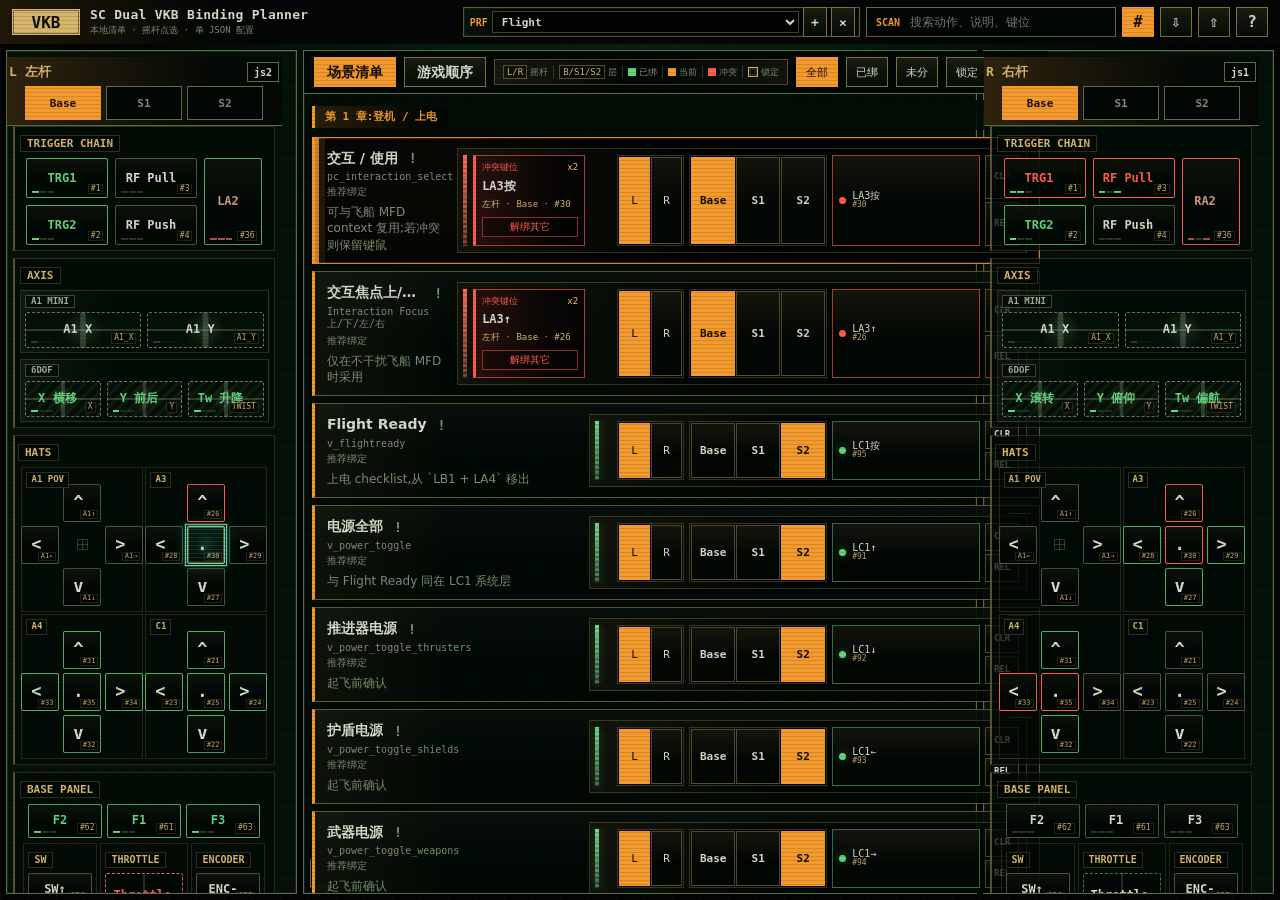
<file: index.html>
<!doctype html>
<html lang="zh-CN">
  <head>
    <meta charset="utf-8">
    <meta name="viewport" content="width=device-width, initial-scale=1">
    <title>SC Dual VKB Binding Planner</title>
    <link rel="stylesheet" href="./styles.css?v=retro-77">
  </head>
  <body>
    <div id="app" class="app-shell">
      <header class="topbar">
        <div class="brand">
          <span class="brand-mark">VKB</span>
          <div>
            <h1>SC Dual VKB Binding Planner</h1>
            <p>本地清单 · 摇杆点选 · 单 JSON 配置</p>
          </div>
        </div>
        <div class="top-actions">
          <div class="profile-controls" aria-label="Profile 配置" data-tooltip="Profile · 切换、新建或删除一套完整配置">
            <span class="profile-kicker">PRF</span>
            <select id="profileSelect" class="profile-select" aria-label="切换 Profile" data-tooltip="切换当前 Profile"></select>
            <button id="profileAddBtn" class="panel-button icon-button" type="button" aria-label="新增 Profile" title="新增 Profile" data-tooltip="新增 Profile，并选择复制来源">
              <span aria-hidden="true">+</span>
              <span class="sr-only">新增 Profile</span>
            </button>
            <button id="profileDeleteBtn" class="panel-button icon-button" type="button" aria-label="删除当前 Profile" title="删除当前 Profile" data-tooltip="删除当前 Profile，会先要求确认">
              <span aria-hidden="true">×</span>
              <span class="sr-only">删除当前 Profile</span>
            </button>
          </div>
          <label class="search-box" data-tooltip="按动作名、说明、键位或代码搜索">
            <span>SCAN</span>
            <input id="searchInput" type="search" placeholder="搜索动作、说明、键位">
          </label>
          <button id="toggleCodesBtn" class="panel-button icon-button code-mode-button" type="button" aria-label="切换编号显示" title="切换编号显示" data-tooltip="显示或隐藏左右摇杆按钮编号">
            <span aria-hidden="true">#</span>
            <span class="sr-only">切换编号显示</span>
          </button>
          <button id="exportBtn" class="panel-button icon-button" type="button" aria-label="导出 JSON" title="导出 JSON" data-tooltip="导出包含所有 Profile 和键位编号的 JSON">
            <span aria-hidden="true">⇩</span>
            <span class="sr-only">导出 JSON</span>
          </button>
          <label class="panel-button icon-button import-button" aria-label="导入 JSON" title="导入 JSON" data-tooltip="导入 JSON 并覆盖当前 workspace">
            <span aria-hidden="true">⇧</span>
            <span class="sr-only">导入 JSON</span>
            <input id="importInput" type="file" accept="application/json">
          </label>
          <button id="helpBtn" class="panel-button icon-button help-button" type="button" aria-label="打开帮助" title="打开帮助" data-tooltip="打开全屏操作说明">
            <span aria-hidden="true">?</span>
            <span class="sr-only">打开帮助</span>
          </button>
        </div>
      </header>

      <main class="workspace">
        <aside id="leftPanel" class="stick-panel"></aside>

        <section class="list-zone">
          <div class="list-controls">
            <div class="tabs" role="tablist" aria-label="清单类型">
              <button id="scenarioTab" class="tab-button active" type="button" data-list="scenario" data-tooltip="按场景化体会顺序查看绑定">场景清单</button>
              <button id="gameTab" class="tab-button" type="button" data-list="game" data-tooltip="按游戏内 keybinding 顺序查看绑定">游戏顺序</button>
            </div>
            <div class="top-legend" aria-label="图例说明">
              <span class="legend-item"><span class="legend-code">L/R</span>摇杆</span>
              <span class="legend-item"><span class="legend-code">B/S1/S2</span>层</span>
              <span class="legend-item"><span class="legend-dot green"></span>已绑</span>
              <span class="legend-item"><span class="legend-dot amber"></span>当前</span>
              <span class="legend-item"><span class="legend-dot red"></span>冲突</span>
              <span class="legend-item"><span class="legend-lock"></span>锁定</span>
            </div>
            <div class="filters" aria-label="状态筛选">
              <button class="filter-button active" type="button" data-filter="all" data-tooltip="显示全部动作">全部</button>
              <button class="filter-button" type="button" data-filter="bound" data-tooltip="只看已经绑定的动作">已绑</button>
              <button class="filter-button" type="button" data-filter="unbound" data-tooltip="只看尚未分配的动作">未分</button>
              <button class="filter-button" type="button" data-filter="locked" data-tooltip="只看已锁定的动作">锁定</button>
              <button class="filter-button" type="button" data-filter="issue" data-tooltip="只看冲突或需要处理的动作">问题</button>
            </div>
          </div>

          <div id="selectionBar" class="selection-bar">
            <div>
              <span class="selection-kicker">CURRENT TARGET</span>
              <strong id="selectedTitle">选择一行动作，然后点击左右摇杆键位</strong>
            </div>
            <div class="selection-actions">
              <button id="lockBtn" class="small-button" type="button" data-tooltip="锁定当前动作，防止误改或抢占">锁定</button>
              <button id="clearBtn" class="small-button" type="button" data-tooltip="解绑当前动作">解绑</button>
              <input id="noteInput" class="note-input" type="text" placeholder="备注" data-tooltip="为当前动作写入备注">
            </div>
          </div>

          <div class="card-wrap">
            <div id="bindingRows" class="binding-cards" aria-label="绑定清单"></div>
          </div>
        </section>

        <aside id="rightPanel" class="stick-panel"></aside>
      </main>
    </div>

    <section id="helpOverlay" class="help-overlay" aria-hidden="true" aria-label="操作帮助">
      <div class="help-vignette" aria-hidden="true"></div>
      <aside class="help-board" role="dialog" aria-modal="true" aria-labelledby="helpTitle">
        <header>
          <span>HELP</span>
          <h2 id="helpTitle">按钮说明</h2>
        </header>
        <div id="helpItems" class="help-items"></div>
        <footer>
          <span>Esc / 点击外部关闭</span>
          <button id="helpCloseBtn" type="button" data-tooltip="关闭帮助窗口">关闭</button>
        </footer>
      </aside>
    </section>
    <div id="hudTooltip" class="hud-tooltip" role="tooltip" aria-hidden="true"></div>

    <dialog id="codeDialog" class="code-dialog">
      <form method="dialog" class="code-card">
        <header>
          <span id="codeDialogKicker">CODE</span>
          <h2 id="codeDialogTitle">编辑键位编码</h2>
        </header>
        <div id="codeDialogFields" class="code-fields"></div>
        <menu>
          <button id="copyCodeBtn" value="copy" type="button" data-tooltip="把当前键位编号复制到另一侧同名控件">复制到另一侧</button>
          <button id="recalcCodeBtn" value="recalc" type="button" data-tooltip="按全局 shift offset 重算 S1/S2 编号">按 offset 重算</button>
          <button value="cancel" data-tooltip="关闭编码编辑">关闭</button>
          <button id="saveCodeBtn" value="default" type="button" data-tooltip="保存当前键位编号">保存</button>
        </menu>
      </form>
    </dialog>

    <dialog id="profileDialog" class="profile-dialog">
      <form method="dialog" class="profile-card">
        <header>
          <span>PROFILE</span>
          <h2>新增 Profile</h2>
        </header>
        <div class="profile-fields">
          <label>
            名称
            <input id="profileNewName" type="text" maxlength="32" autocomplete="off">
          </label>
          <label>
            复制自
            <select id="profileSourceSelect"></select>
          </label>
        </div>
        <menu>
          <button value="cancel" data-tooltip="关闭新增 Profile">关闭</button>
          <button id="profileCreateBtn" value="default" type="button" data-tooltip="按名称和复制来源创建 Profile">创建</button>
        </menu>
      </form>
    </dialog>

    <script src="./data.js?v=retro-4"></script>
    <script src="./app.js?v=retro-37"></script>
  </body>
</html>
</file>
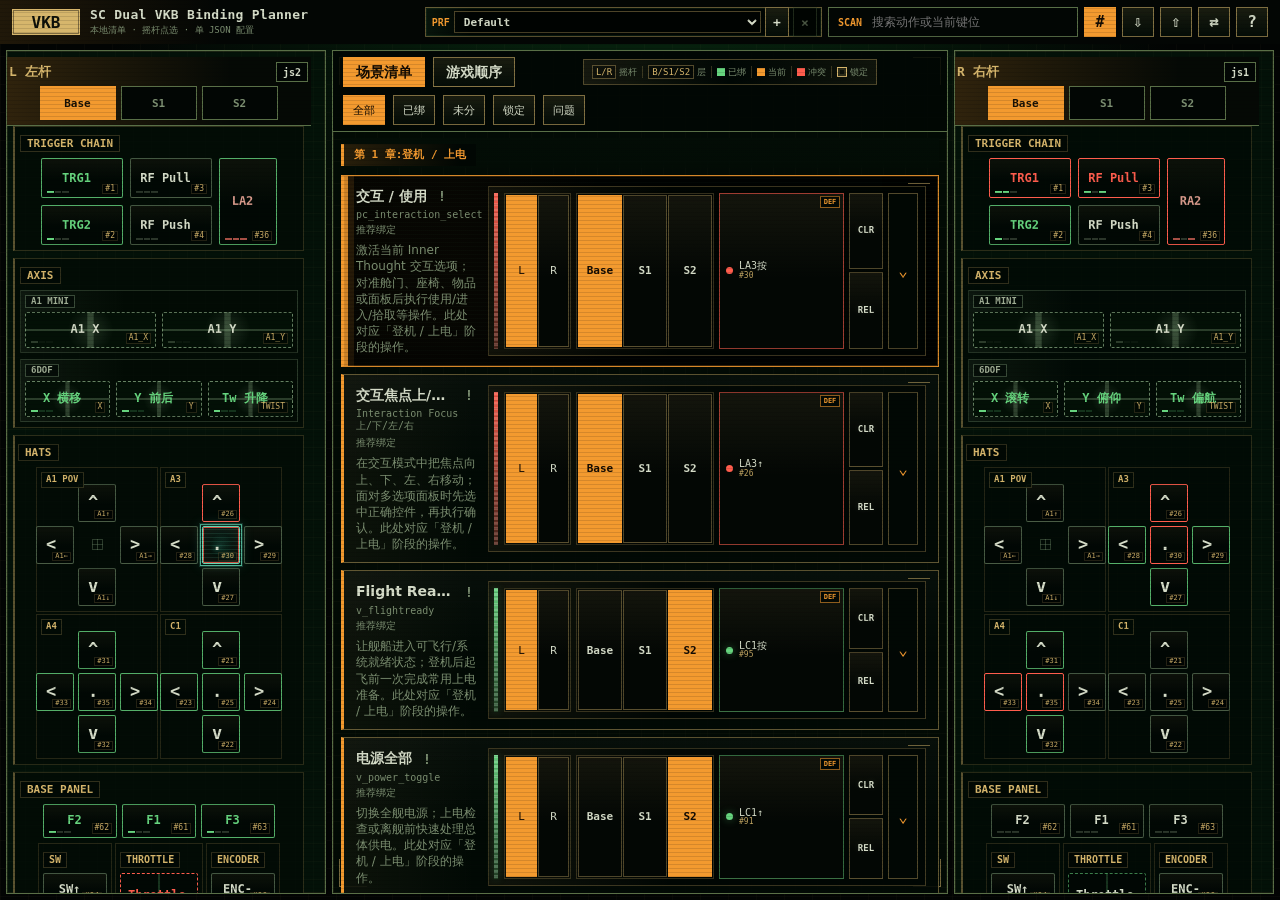
<file: binding-planner/index.html>
<!doctype html>
<html lang="zh-CN">
  <head>
    <meta charset="utf-8">
    <meta name="viewport" content="width=device-width, initial-scale=1">
    <title>SC Dual VKB Binding Planner</title>
    <link rel="stylesheet" href="./styles.css?v=retro-86">
  </head>
  <body>
    <div id="app" class="app-shell">
      <header class="topbar">
        <div class="brand">
          <span class="brand-mark">VKB</span>
          <div>
            <h1>SC Dual VKB Binding Planner</h1>
            <p>本地清单 · 摇杆点选 · 单 JSON 配置</p>
          </div>
        </div>
        <div class="top-actions">
          <div class="profile-controls" aria-label="Profile 配置" data-tooltip="Profile · 切换、新建或删除一套完整配置">
            <span class="profile-kicker">PRF</span>
            <select id="profileSelect" class="profile-select" aria-label="切换 Profile" data-tooltip="切换当前 Profile"></select>
            <button id="profileAddBtn" class="panel-button icon-button" type="button" aria-label="新增 Profile" title="新增 Profile" data-tooltip="新增 Profile，并选择复制来源">
              <span aria-hidden="true">+</span>
              <span class="sr-only">新增 Profile</span>
            </button>
            <button id="profileDeleteBtn" class="panel-button icon-button" type="button" aria-label="删除当前 Profile" title="删除当前 Profile" data-tooltip="删除当前 Profile，会先要求确认">
              <span aria-hidden="true">×</span>
              <span class="sr-only">删除当前 Profile</span>
            </button>
          </div>
          <label class="search-box" data-tooltip="按动作名、说明或当前绑定的键位、代码搜索">
            <span>SCAN</span>
            <input id="searchInput" type="search" placeholder="搜索动作或当前键位">
          </label>
          <button id="toggleCodesBtn" class="panel-button icon-button code-mode-button" type="button" aria-label="切换编号显示" title="切换编号显示" data-tooltip="显示或隐藏左右摇杆按钮编号">
            <span aria-hidden="true">#</span>
            <span class="sr-only">切换编号显示</span>
          </button>
          <button id="exportBtn" class="panel-button icon-button" type="button" aria-label="导出 JSON" title="导出 JSON" data-tooltip="导出包含所有 Profile 和键位编号的 JSON">
            <span aria-hidden="true">⇩</span>
            <span class="sr-only">导出 JSON</span>
          </button>
          <label class="panel-button icon-button import-button" aria-label="导入 JSON" title="导入 JSON" data-tooltip="导入 JSON 并覆盖当前 workspace">
            <span aria-hidden="true">⇧</span>
            <span class="sr-only">导入 JSON</span>
            <input id="importInput" type="file" accept="application/json">
          </label>
          <button id="syncBtn" class="panel-button icon-button sync-button" type="button" aria-label="同步 Workspace" title="同步 Workspace" data-tooltip="打开 GitHub Workspace 同步">
            <span aria-hidden="true">⇄</span>
            <span class="sr-only">同步 Workspace</span>
          </button>
          <button id="repairBtn" class="panel-button icon-button repair-button" type="button" aria-label="修复待处理绑定" title="修复待处理绑定" data-tooltip="处理导入时隔离的歧义绑定" hidden>
            <span aria-hidden="true">!</span>
            <span class="sr-only">修复待处理绑定</span>
          </button>
          <button id="helpBtn" class="panel-button icon-button help-button" type="button" aria-label="打开帮助" title="打开帮助" data-tooltip="打开全屏操作说明">
            <span aria-hidden="true">?</span>
            <span class="sr-only">打开帮助</span>
          </button>
        </div>
      </header>

      <main class="workspace">
        <aside id="leftPanel" class="stick-panel"></aside>

        <section class="list-zone">
          <div class="list-controls">
            <div class="tabs" role="tablist" aria-label="清单类型">
              <button id="scenarioTab" class="tab-button active" type="button" data-list="scenario" data-tooltip="按场景化体会顺序查看绑定">场景清单</button>
              <button id="gameTab" class="tab-button" type="button" data-list="game" data-tooltip="按游戏内 keybinding 顺序查看绑定">游戏顺序</button>
            </div>
            <div class="top-legend" aria-label="图例说明">
              <span class="legend-item"><span class="legend-code">L/R</span>摇杆</span>
              <span class="legend-item"><span class="legend-code">B/S1/S2</span>层</span>
              <span class="legend-item"><span class="legend-dot green"></span>已绑</span>
              <span class="legend-item"><span class="legend-dot amber"></span>当前</span>
              <span class="legend-item"><span class="legend-dot red"></span>冲突</span>
              <span class="legend-item"><span class="legend-lock"></span>锁定</span>
            </div>
            <div class="filters" aria-label="状态筛选">
              <button class="filter-button active" type="button" data-filter="all" data-tooltip="显示全部动作">全部</button>
              <button class="filter-button" type="button" data-filter="bound" data-tooltip="只看已经绑定的动作">已绑</button>
              <button class="filter-button" type="button" data-filter="unbound" data-tooltip="只看尚未分配的动作">未分</button>
              <button class="filter-button" type="button" data-filter="locked" data-tooltip="只看已锁定的动作">锁定</button>
              <button class="filter-button" type="button" data-filter="issue" data-tooltip="只看冲突或需要处理的动作">问题</button>
            </div>
          </div>

          <div id="selectionBar" class="selection-bar">
            <div>
              <span class="selection-kicker">CURRENT TARGET</span>
              <strong id="selectedTitle">选择一行动作，然后点击左右摇杆键位</strong>
            </div>
            <div class="selection-actions">
              <button id="lockBtn" class="small-button" type="button" data-tooltip="锁定当前动作，防止误改或抢占">锁定</button>
              <button id="clearBtn" class="small-button" type="button" data-tooltip="解绑当前动作">解绑</button>
              <input id="noteInput" class="note-input" type="text" placeholder="备注" data-tooltip="为当前动作写入备注">
            </div>
          </div>

          <div id="cardWrap" class="card-wrap">
            <div id="bindingRows" class="binding-cards" aria-label="绑定清单"></div>
          </div>
        </section>

        <aside id="rightPanel" class="stick-panel"></aside>
      </main>
    </div>

    <section id="helpOverlay" class="help-overlay" aria-hidden="true" aria-label="操作帮助">
      <div class="help-vignette" aria-hidden="true"></div>
      <aside class="help-board" role="dialog" aria-modal="true" aria-labelledby="helpTitle">
        <header>
          <span>HELP</span>
          <h2 id="helpTitle">按钮说明</h2>
        </header>
        <div id="helpItems" class="help-items"></div>
        <footer>
          <span>Esc / 点击外部关闭</span>
          <button id="helpCloseBtn" type="button" data-tooltip="关闭帮助窗口">关闭</button>
        </footer>
      </aside>
    </section>
    <div id="hudTooltip" class="hud-tooltip" role="tooltip" aria-hidden="true"></div>

    <dialog id="codeDialog" class="code-dialog">
      <form method="dialog" class="code-card">
        <header>
          <span id="codeDialogKicker">CODE</span>
          <h2 id="codeDialogTitle">编辑键位编码</h2>
        </header>
        <div id="codeDialogFields" class="code-fields"></div>
        <menu>
          <button id="copyCodeBtn" value="copy" type="button" data-tooltip="把当前键位编号复制到另一侧同名控件">复制到另一侧</button>
          <button id="recalcCodeBtn" value="recalc" type="button" data-tooltip="按全局 shift offset 重算 S1/S2 编号">按 offset 重算</button>
          <button value="cancel" data-tooltip="关闭编码编辑">关闭</button>
          <button id="saveCodeBtn" value="default" type="button" data-tooltip="保存当前键位编号">保存</button>
        </menu>
      </form>
    </dialog>

    <dialog id="profileDialog" class="profile-dialog">
      <form method="dialog" class="profile-card">
        <header>
          <span>PROFILE</span>
          <h2>新增 Profile</h2>
        </header>
        <div class="profile-fields">
          <label>
            名称
            <input id="profileNewName" type="text" maxlength="32" autocomplete="off">
          </label>
          <label>
            复制自
            <select id="profileSourceSelect"></select>
          </label>
        </div>
        <menu>
          <button value="cancel" data-tooltip="关闭新增 Profile">关闭</button>
          <button id="profileCreateBtn" value="default" type="button" data-tooltip="按名称和复制来源创建 Profile">创建</button>
        </menu>
      </form>
    </dialog>

    <dialog id="syncDialog" class="sync-dialog">
      <form method="dialog" class="sync-card">
        <header>
          <span>SYNC</span>
          <h2>Online Workspace Sync</h2>
        </header>
        <div id="syncStatus" class="sync-status" role="status">未配置同步。</div>
        <div class="sync-fields">
          <label>
            Provider
            <select id="syncProviderSelect">
              <option value="github-repo">GitHub Repo File</option>
            </select>
          </label>
          <div class="sync-grid">
            <label>
              Owner
              <input id="syncOwnerInput" type="text" autocomplete="off" spellcheck="false">
            </label>
            <label>
              Repo
              <input id="syncRepoInput" type="text" autocomplete="off" spellcheck="false">
            </label>
          </div>
          <div class="sync-grid">
            <label>
              Branch
              <input id="syncBranchInput" type="text" autocomplete="off" spellcheck="false">
            </label>
            <label>
              Path
              <input id="syncPathInput" type="text" autocomplete="off" spellcheck="false">
            </label>
          </div>
          <label>
            Token
            <input id="syncTokenInput" type="password" autocomplete="off" spellcheck="false">
          </label>
          <label class="sync-remember">
            <input id="syncRememberToken" type="checkbox">
            <span>本次浏览器会话记住 token</span>
          </label>
          <a id="syncTokenLink" class="sync-token-link" target="_blank" rel="noreferrer">创建 fine-grained GitHub token</a>
        </div>
        <div class="sync-actions" aria-label="同步操作">
          <button id="syncTestBtn" type="button" data-tooltip="验证 token、repo 和远端文件状态">Test</button>
          <button id="syncPullBtn" type="button" data-tooltip="从远端拉取 workspace，确认后覆盖本地">Pull</button>
          <button id="syncPushBtn" type="button" data-tooltip="远端未变化时推送当前 workspace">Push</button>
          <button id="syncForcePushBtn" type="button" data-tooltip="确认后覆盖远端 workspace">Force</button>
        </div>
        <menu>
          <button value="cancel" data-tooltip="关闭同步设置">关闭</button>
          <button id="syncSaveBtn" value="default" type="button" data-tooltip="保存同步配置，不保存长期 token">保存</button>
        </menu>
      </form>
    </dialog>

    <dialog id="repairDialog" class="profile-dialog repair-dialog">
      <form method="dialog" class="profile-card repair-card">
        <header>
          <span>REPAIR</span>
          <h2>修复歧义绑定</h2>
        </header>
        <div id="repairStatus" class="repair-status" role="status"></div>
        <div id="repairIssueSummary" class="repair-issue-summary"></div>
        <div class="profile-fields repair-fields">
          <label>
            归属操作
            <select id="repairTargetSelect"></select>
          </label>
          <label>
            触发模式
            <select id="repairModeSelect"></select>
          </label>
        </div>
        <menu>
          <button value="cancel" data-tooltip="暂时保留待修复项">稍后处理</button>
          <button id="repairResolveBtn" value="default" type="button" data-tooltip="将保留的 binding 归属到所选操作">确认归属</button>
        </menu>
      </form>
    </dialog>

    <script src="./data.js?v=retro-4"></script>
    <script src="./workspace-core.js?v=repair-3"></script>
    <script src="./sync-core.js?v=sync-1"></script>
    <script src="./app.js?v=retro-51"></script>
  </body>
</html>
</file>
<file: styles.css>
:root {
  color-scheme: dark;
  --bg: #020504;
  --panel: #061a0f;
  --panel-2: #092715;
  --panel-3: #0d1c15;
  --line: #596f47;
  --line-dim: #273b28;
  --line-hot: #d6b66c;
  --text: #d5dcc8;
  --muted: #7d9072;
  --amber: #f39a2f;
  --amber-2: #ffc069;
  --green: #66d47e;
  --red: #ff5d4d;
  --violet: #a88bff;
  --shadow: rgba(243, 154, 47, 0.18);
  --mono: ui-monospace, SFMono-Regular, Menlo, Monaco, Consolas, monospace;
  font-family: "IBM Plex Sans", Inter, ui-sans-serif, system-ui, -apple-system, BlinkMacSystemFont, "Segoe UI", sans-serif;
}

* {
  box-sizing: border-box;
}

html {
  height: 100%;
  overflow: hidden;
}

body {
  height: 100%;
  min-width: 1100px;
  overflow: hidden;
  margin: 0;
  color: var(--text);
  background:
    linear-gradient(rgba(214, 182, 108, 0.035) 1px, transparent 1px),
    linear-gradient(90deg, rgba(214, 182, 108, 0.035) 1px, transparent 1px),
    radial-gradient(circle at 50% -18%, rgba(7, 54, 23, 0.9), transparent 45%),
    var(--bg);
  background-size: 24px 24px, 24px 24px, auto, auto;
}

body::after {
  content: "";
  position: fixed;
  inset: 0;
  z-index: 99;
  pointer-events: none;
  background: repeating-linear-gradient(0deg, transparent 0 3px, rgba(0, 0, 0, 0.12) 3px 4px);
  mix-blend-mode: multiply;
}

button,
input,
select {
  font: inherit;
}

button {
  cursor: pointer;
}

.app-shell {
  height: 100vh;
  display: grid;
  grid-template-rows: auto 1fr;
  overflow: hidden;
}

.topbar {
  height: 48px;
  display: flex;
  align-items: center;
  justify-content: space-between;
  padding: 6px 10px;
  border-bottom: 1px solid var(--line);
  background:
    linear-gradient(90deg, rgba(243, 154, 47, 0.08), transparent 240px),
    #030604;
  box-shadow: inset 0 -1px 0 rgba(243, 154, 47, 0.28);
}

.brand {
  display: flex;
  align-items: center;
  gap: 10px;
}

.brand-mark {
  display: grid;
  place-items: center;
  width: 64px;
  height: 28px;
  border: 1px solid var(--line-hot);
  color: #0d1009;
  font-weight: 800;
  font-family: var(--mono);
  letter-spacing: 0;
  background: var(--line-hot);
  box-shadow: inset 0 0 0 1px rgba(0, 0, 0, 0.42);
}

h1,
p {
  margin: 0;
}

.brand h1 {
  color: var(--text);
  font-family: var(--mono);
  font-size: 13px;
  font-weight: 800;
  letter-spacing: 0.02em;
}

.brand p,
.selection-kicker,
.code-dialog span,
.profile-dialog span {
  margin-top: 2px;
  color: var(--muted);
  font-family: var(--mono);
  font-size: 10px;
  letter-spacing: 0;
  text-transform: uppercase;
}

.top-actions,
.list-controls,
.filters,
.tabs,
.selection-actions {
  display: flex;
  align-items: center;
  gap: 8px;
}

.search-box {
  display: flex;
  align-items: center;
  gap: 8px;
  min-width: 260px;
  height: 28px;
  padding: 0 9px;
  border: 1px solid var(--line);
  background: #020604;
}

.search-box span {
  color: var(--amber);
  font-family: var(--mono);
  font-size: 11px;
}

.search-box input {
  width: 100%;
  border: 0;
  outline: 0;
  color: var(--text);
  background: transparent;
}

.panel-button,
.tab-button,
.filter-button,
.small-button {
  min-height: 30px;
  border: 1px solid var(--line);
  color: var(--text);
  background:
    linear-gradient(180deg, rgba(214, 182, 108, 0.08), transparent 52%),
    #061008;
  font-family: var(--mono);
  text-transform: uppercase;
  white-space: nowrap;
}

.panel-button {
  padding: 0 12px;
}

.import-button input {
  display: none;
}

.tab-button {
  padding: 0 13px;
}

.filter-button,
.small-button {
  padding: 0 9px;
  font-size: 12px;
}

.panel-button:hover,
.tab-button:hover,
.filter-button:hover,
.small-button:hover,
.slot:hover {
  border-color: var(--line-hot);
  box-shadow: 0 0 0 1px rgba(214, 182, 108, 0.15), 0 0 18px var(--shadow);
}

.active,
.tab-button.active,
.filter-button.active {
  border-color: var(--amber);
  color: #140c03;
  background: var(--amber);
}

.workspace {
  display: grid;
  grid-template-columns: 196px minmax(420px, 1fr) 196px;
  gap: 6px;
  min-height: 0;
  overflow: hidden;
  padding: 6px;
}

.stick-panel {
  position: relative;
  min-height: 0;
  overflow: auto;
  border: 1px solid var(--line);
  background:
    linear-gradient(rgba(214, 182, 108, 0.045) 1px, transparent 1px),
    linear-gradient(90deg, rgba(214, 182, 108, 0.032) 1px, transparent 1px),
    linear-gradient(180deg, rgba(243, 154, 47, 0.05), transparent 120px),
    var(--panel);
  background-size: 14px 14px, 14px 14px, auto;
  box-shadow: inset 0 0 0 1px rgba(214, 182, 108, 0.09);
  scrollbar-gutter: stable;
}

.stick-panel::before,
.list-zone::before {
  content: "";
  position: absolute;
  inset: 6px;
  z-index: 1;
  pointer-events: none;
  background:
    linear-gradient(var(--line-hot) 0 0) left top / 28px 1px no-repeat,
    linear-gradient(var(--line-hot) 0 0) left top / 1px 28px no-repeat,
    linear-gradient(var(--line-hot) 0 0) right top / 28px 1px no-repeat,
    linear-gradient(var(--line-hot) 0 0) right top / 1px 28px no-repeat,
    linear-gradient(var(--line-hot) 0 0) left bottom / 28px 1px no-repeat,
    linear-gradient(var(--line-hot) 0 0) left bottom / 1px 28px no-repeat,
    linear-gradient(var(--line-hot) 0 0) right bottom / 28px 1px no-repeat,
    linear-gradient(var(--line-hot) 0 0) right bottom / 1px 28px no-repeat;
  opacity: 0.55;
}

.stick-head {
  position: sticky;
  top: 0;
  z-index: 3;
  padding: 5px 6px;
  border-bottom: 1px solid var(--line);
  background:
    linear-gradient(90deg, rgba(243, 154, 47, 0.12), transparent 68%),
    rgba(4, 16, 8, 0.96);
}

.stick-title {
  display: flex;
  justify-content: space-between;
  align-items: center;
  margin-bottom: 4px;
  color: var(--line-hot);
  font-family: var(--mono);
  font-size: 12px;
  font-weight: 800;
}

.layer-switch {
  display: grid;
  grid-template-columns: repeat(3, 1fr);
  gap: 3px;
}

.layer-switch button {
  height: 20px;
  border: 1px solid var(--line);
  color: var(--muted);
  background: #020604;
  font-family: var(--mono);
  font-size: 10px;
}

.layer-switch button.active {
  border-color: var(--amber);
  color: #171106;
  background: var(--amber);
}

.control-group {
  --group-accent: var(--line);
  position: relative;
  z-index: 2;
  margin: 3px 5px;
  padding: 3px 5px 4px;
  border: 1px solid rgba(89, 111, 71, 0.62);
  border-left: 2px solid var(--group-accent);
  background:
    linear-gradient(90deg, rgba(214, 182, 108, 0.055), transparent 32px),
    rgba(2, 10, 5, 0.86);
}

.group-trigger { --group-accent: var(--amber); }
.group-a1 { --group-accent: #91b28a; }
.group-hats { --group-accent: var(--line-hot); }
.group-axis { --group-accent: var(--green); }
.group-base { --group-accent: #b9bd8a; }
.group-throttle { --group-accent: #91b28a; }
.group-encoder { --group-accent: var(--line-hot); }

.group-title {
  display: flex;
  align-items: center;
  justify-content: space-between;
  margin-bottom: 2px;
  color: var(--group-accent);
  font-family: var(--mono);
  font-size: 9px;
  line-height: 1;
  text-shadow: none;
  text-transform: uppercase;
}

.group-title::after {
  content: "";
  height: 1px;
  flex: 1;
  margin-left: 6px;
  background: linear-gradient(90deg, var(--group-accent), transparent);
  opacity: 0.75;
}

.slot-grid {
  display: grid;
  gap: 3px;
}

.trigger-grid {
  grid-template-columns: repeat(3, 1fr);
}

.axis-grid {
  grid-template-columns: repeat(3, 1fr);
}

.base-grid {
  grid-template-columns: repeat(5, 1fr);
}

.hat {
  display: grid;
  grid-template-columns: repeat(3, 34px);
  grid-template-rows: repeat(3, 17px);
  justify-content: center;
  gap: 2px;
  margin-bottom: 3px;
}

.hat .up { grid-column: 2; grid-row: 1; }
.hat .left { grid-column: 1; grid-row: 2; }
.hat .press { grid-column: 2; grid-row: 2; }
.hat .right { grid-column: 3; grid-row: 2; }
.hat .down { grid-column: 2; grid-row: 3; }

.hat.a1-pov {
  grid-template-columns: repeat(3, 34px);
}

.hat.a1-pov .slot-label {
  font-size: 0;
}

.hat.a1-pov .slot-label::after {
  color: var(--text);
  font-size: 10px;
}

.hat.a1-pov .up .slot-label::after {
  content: "^";
}

.hat.a1-pov .left .slot-label::after {
  content: "<";
}

.hat.a1-pov .right .slot-label::after {
  content: ">";
}

.hat.a1-pov .down .slot-label::after {
  content: "v";
}

.hat.a1-pov .slot-code {
  display: block;
  font-size: 6px;
  line-height: 1;
}

.hat.a1-pov .occupancy {
  display: none;
}

.hat-modules {
  display: grid;
  grid-template-columns: repeat(3, 1fr);
  gap: 3px;
}

.hat-module {
  min-width: 0;
}

.hat-module-title {
  margin-bottom: 2px;
  color: var(--line-hot);
  font-family: var(--mono);
  font-size: 8px;
  font-weight: 800;
  text-align: center;
}

.hat-module .hat {
  grid-template-columns: repeat(3, 16px);
  grid-template-rows: repeat(3, 17px);
  gap: 1px;
  margin-bottom: 0;
}

.hat-module .slot {
  min-height: 17px;
  padding: 0;
}

.hat-module .slot-label {
  font-size: 0;
}

.hat-module .slot-label::after {
  color: var(--text);
  font-size: 9px;
}

.hat-module .up .slot-label::after {
  content: "^";
}

.hat-module .left .slot-label::after {
  content: "<";
}

.hat-module .press .slot-label::after {
  content: ".";
}

.hat-module .right .slot-label::after {
  content: ">";
}

.hat-module .down .slot-label::after {
  content: "v";
}

.hat-module .slot-code {
  display: block;
  font-size: 5px;
  line-height: 1;
}

.hat-module .occupancy {
  width: 14px;
  margin-top: 0;
}

.slot {
  position: relative;
  min-height: 23px;
  display: grid;
  align-content: center;
  gap: 1px;
  padding: 2px;
  border: 1px solid #4f6741;
  color: var(--text);
  background:
    linear-gradient(180deg, rgba(214, 182, 108, 0.08), transparent 48%),
    #031006;
  text-align: center;
  user-select: none;
  box-shadow: inset 0 0 0 1px rgba(0, 0, 0, 0.35);
}

.group-trigger .slot {
  border-radius: 2px 2px 8px 8px;
  min-height: 25px;
  color: var(--amber-2);
  border-color: rgba(243, 154, 47, 0.65);
}

.group-hats .slot {
  border-radius: 2px;
  border-color: rgba(214, 182, 108, 0.62);
}

.group-a1 .slot {
  border-color: rgba(145, 178, 138, 0.7);
}

.group-a1 .slot.axis {
  background:
    radial-gradient(circle at 50% 50%, rgba(145, 178, 138, 0.18), transparent 34%),
    linear-gradient(90deg, transparent 47%, rgba(145, 178, 138, 0.28) 48% 52%, transparent 53%),
    linear-gradient(0deg, transparent 47%, rgba(145, 178, 138, 0.28) 48% 52%, transparent 53%),
    #031006;
}

.group-axis .slot,
.group-throttle .slot {
  min-height: 24px;
  border-style: dashed;
  background:
    linear-gradient(90deg, rgba(102, 212, 126, 0.1), transparent 55%),
    #031006;
}

.group-base .slot {
  width: 26px;
  min-height: 26px;
  justify-self: center;
  border-radius: 50%;
  aspect-ratio: 1;
  background:
    radial-gradient(circle, rgba(214, 182, 108, 0.16), transparent 58%),
    #07130a;
}

.group-throttle .slot {
  width: 38px;
  min-height: 44px;
  margin: 0 auto;
  border-radius: 2px;
  background:
    linear-gradient(90deg, transparent 44%, rgba(102, 212, 126, 0.25) 45% 55%, transparent 56%),
    repeating-linear-gradient(0deg, transparent 0 6px, rgba(214, 182, 108, 0.14) 6px 7px),
    #031006;
}

.group-encoder .slot {
  width: 32px;
  min-height: 32px;
  justify-self: center;
  border-radius: 999px;
  aspect-ratio: 1;
  background:
    conic-gradient(from 0deg, rgba(214, 182, 108, 0.28), transparent 18%, rgba(214, 182, 108, 0.18) 36%, transparent 58%, rgba(214, 182, 108, 0.22)),
    #031006;
}

.slot.trigger {
  border-radius: 6px;
}

.slot.axis {
  border-style: dashed;
}

.slot.locked {
  border-color: rgba(240, 185, 87, 0.75);
  background:
    repeating-linear-gradient(-45deg, rgba(243, 154, 47, 0.16), rgba(243, 154, 47, 0.16) 4px, transparent 4px, transparent 8px),
    #071006;
}

.slot.occupied {
  border-color: rgba(102, 212, 126, 0.86);
  color: var(--green);
}

.slot.current {
  border-color: var(--amber);
  color: var(--amber-2);
  box-shadow: 0 0 0 1px rgba(243, 154, 47, 0.3), 0 0 20px rgba(243, 154, 47, 0.16);
}

.slot.conflict {
  border-color: var(--red);
}

.slot.uncalibrated {
  border-style: dashed;
  color: var(--muted);
}

.slot-label {
  font-size: 9px;
  font-weight: 700;
  line-height: 1.1;
  font-family: var(--mono);
}

.slot-code {
  color: var(--line-hot);
  font-family: var(--mono);
  font-size: 8px;
}

.code-edit {
  position: absolute;
  top: 2px;
  right: 2px;
  width: 11px;
  height: 11px;
  padding: 0;
  border: 0;
  color: var(--muted);
  background: transparent;
  font-size: 8px;
  font-family: var(--mono);
}

.occupancy {
  display: grid;
  grid-template-columns: repeat(3, 1fr);
  gap: 1px;
  width: 20px;
  margin: 1px auto 0;
}

.occupancy span {
  height: 2px;
  background: rgba(125, 144, 114, 0.34);
}

.occupancy span.on {
  background: var(--green);
}

.occupancy span.locked {
  background: var(--amber);
}

.list-zone {
  position: relative;
  min-width: 0;
  min-height: 0;
  display: grid;
  grid-template-rows: auto auto minmax(0, 1fr);
  border: 1px solid var(--line);
  background:
    linear-gradient(rgba(214, 182, 108, 0.028) 1px, transparent 1px),
    linear-gradient(90deg, rgba(214, 182, 108, 0.028) 1px, transparent 1px),
    rgba(3, 13, 6, 0.92);
  background-size: 18px 18px, 18px 18px;
  box-shadow: inset 0 0 0 1px rgba(214, 182, 108, 0.08);
}

.list-controls {
  position: relative;
  z-index: 2;
  justify-content: space-between;
  min-height: 38px;
  padding: 5px 8px;
  border-bottom: 1px solid var(--line);
  background: rgba(2, 7, 4, 0.88);
}

.selection-bar {
  position: relative;
  z-index: 2;
  min-height: 48px;
  display: flex;
  align-items: center;
  justify-content: space-between;
  gap: 12px;
  padding: 7px 8px;
  border-bottom: 1px solid var(--line);
  background:
    linear-gradient(90deg, rgba(243, 154, 47, 0.11), transparent 48%),
    rgba(4, 16, 8, 0.9);
}

#selectedTitle {
  display: block;
  margin-top: 3px;
  font-size: 13px;
  line-height: 1.2;
}

.note-input {
  width: 260px;
  height: 28px;
  border: 1px solid var(--line);
  color: var(--text);
  background: #020604;
  padding: 0 9px;
}

.card-wrap {
  position: relative;
  z-index: 2;
  min-height: 0;
  overflow-y: auto;
  overflow-x: hidden;
  padding: 6px 8px 8px;
}

.binding-cards {
  display: grid;
  gap: 6px;
}

.card-group {
  position: sticky;
  top: 0;
  z-index: 2;
  padding: 5px 0 2px;
  background: linear-gradient(180deg, rgba(3, 13, 6, 0.98), rgba(3, 13, 6, 0.82));
}

.card-group span {
  display: inline-flex;
  min-height: 22px;
  align-items: center;
  padding: 0 10px;
  border-left: 3px solid var(--amber);
  color: var(--amber);
  background:
    linear-gradient(90deg, rgba(243, 154, 47, 0.16), transparent 88%),
    rgba(2, 7, 4, 0.9);
  font-family: var(--mono);
  font-size: 11px;
  font-weight: 800;
  text-transform: uppercase;
}

.binding-card {
  position: relative;
  display: grid;
  grid-template-columns: minmax(170px, 0.82fr) minmax(220px, 1.18fr);
  grid-template-areas:
    "action meta"
    "desc meta";
  gap: 5px 10px;
  min-height: 76px;
  padding: 8px 10px;
  border: 1px solid rgba(89, 111, 71, 0.82);
  border-left: 3px solid rgba(214, 182, 108, 0.78);
  background:
    linear-gradient(90deg, rgba(214, 182, 108, 0.055), transparent 132px),
    linear-gradient(180deg, rgba(255, 255, 255, 0.025), transparent 56%),
    rgba(2, 9, 5, 0.9);
  cursor: pointer;
}

.binding-card::after {
  content: "";
  position: absolute;
  right: 8px;
  top: 7px;
  width: 22px;
  height: 1px;
  background: var(--line-hot);
  opacity: 0.5;
}

.binding-card:hover {
  border-color: var(--line-hot);
  box-shadow: inset 0 0 0 1px rgba(214, 182, 108, 0.12);
}

.binding-card.selected {
  border-color: var(--amber);
  border-left-color: var(--amber);
  background:
    linear-gradient(90deg, rgba(243, 154, 47, 0.18), transparent 160px),
    rgba(8, 18, 7, 0.96);
  box-shadow: inset 0 0 0 1px rgba(243, 154, 47, 0.24);
}

.card-action {
  grid-area: action;
  min-width: 0;
}

.card-description {
  grid-area: desc;
  color: var(--muted);
  font-size: 11px;
  line-height: 1.35;
}

.card-meta {
  grid-area: meta;
  display: grid;
  grid-template-columns: repeat(2, minmax(92px, 1fr));
  gap: 5px;
  align-content: center;
}

.meta-field {
  min-width: 0;
  display: grid;
  gap: 3px;
}

.meta-label {
  color: var(--muted);
  font-family: var(--mono);
  font-size: 9px;
  text-transform: uppercase;
}

.empty-card {
  padding: 18px;
  border: 1px dashed var(--line);
  color: var(--muted);
  text-align: center;
}

.action-name {
  font-weight: 750;
  line-height: 1.25;
  color: var(--text);
}

.action-sub {
  margin-top: 3px;
  color: var(--muted);
  font-family: var(--mono);
  font-size: 10px;
}

.tag {
  display: inline-flex;
  align-items: center;
  min-height: 22px;
  padding: 1px 7px;
  border: 1px solid var(--line);
  color: var(--text);
  background: #020604;
  font-family: var(--mono);
  font-size: 11px;
}

.tag.green { border-color: var(--green); color: var(--green); }
.tag.amber { border-color: var(--amber); color: var(--amber); }
.tag.red { border-color: var(--red); color: var(--red); }
.tag.muted { color: var(--muted); }

.code-dialog,
.profile-dialog {
  border: 1px solid var(--line-hot);
  color: var(--text);
  background: var(--panel);
  box-shadow: 0 0 34px rgba(91, 214, 208, 0.18);
}

.code-dialog::backdrop,
.profile-dialog::backdrop {
  background: rgba(0, 0, 0, 0.62);
}

.code-card,
.profile-card {
  min-width: 390px;
}

.code-card h2,
.profile-card h2 {
  margin: 4px 0 14px;
  font-size: 18px;
}

.code-fields,
.profile-fields {
  display: grid;
  gap: 10px;
}

.code-fields label,
.profile-fields label {
  display: grid;
  gap: 4px;
  color: var(--muted);
  font-size: 12px;
}

.code-fields input,
.profile-fields input,
.profile-fields select {
  height: 34px;
  border: 1px solid var(--line);
  color: var(--text);
  background: #0b1115;
  padding: 0 9px;
  outline: 0;
}

.code-card menu,
.profile-card menu {
  display: flex;
  justify-content: flex-end;
  gap: 8px;
  margin: 16px 0 0;
  padding: 0;
}

.code-card button,
.profile-card button {
  min-height: 34px;
  border: 1px solid var(--line);
  color: var(--text);
  background: #0d151a;
}

/* Clear retro cockpit pass: index2 proportions + rover-panel line language. */
body {
  background:
    linear-gradient(rgba(214, 182, 108, 0.03) 1px, transparent 1px),
    linear-gradient(90deg, rgba(214, 182, 108, 0.026) 1px, transparent 1px),
    radial-gradient(circle at 50% -22%, rgba(11, 66, 25, 0.78), transparent 46%),
    #020403;
  background-size: 28px 28px, 28px 28px, auto, auto;
}

.topbar {
  height: 44px;
  padding: 5px 12px;
  background:
    linear-gradient(90deg, rgba(243, 154, 47, 0.12), transparent 220px),
    #030604;
}

.brand-mark {
  width: 68px;
  height: 26px;
}

.brand h1 {
  font-size: 13px;
}

.brand p {
  font-size: 9px;
}

.search-box {
  min-width: 260px;
  height: 30px;
}

.panel-button,
.tab-button,
.filter-button,
.small-button {
  min-height: 30px;
  border-color: rgba(214, 182, 108, 0.58);
  background:
    linear-gradient(180deg, rgba(214, 182, 108, 0.1), rgba(4, 15, 8, 0.2)),
    #040b06;
}

.panel-button.active {
  border-color: var(--amber);
  color: #140c03;
  background: var(--amber);
}

.workspace {
  grid-template-columns: minmax(300px, 1fr) minmax(560px, 1.05fr) minmax(300px, 1fr);
  gap: 6px;
  padding: 6px;
}

.stick-panel {
  overflow-y: auto;
  overflow-x: hidden;
  padding: 7px;
  background:
    linear-gradient(rgba(214, 182, 108, 0.04) 1px, transparent 1px),
    linear-gradient(90deg, rgba(214, 182, 108, 0.032) 1px, transparent 1px),
    rgba(4, 22, 10, 0.96);
  background-size: 18px 18px, 18px 18px;
}

.stick-head {
  margin: -7px -7px 8px;
  padding: 7px 8px;
  background:
    linear-gradient(90deg, rgba(243, 154, 47, 0.18), transparent 74%),
    #050905;
}

.stick-title {
  font-size: 12px;
}

.layer-switch {
  gap: 4px;
}

.layer-switch button {
  height: 24px;
  font-size: 10px;
}

.control-group {
  margin: 0 0 8px;
  padding: 8px;
  border: 1px solid rgba(214, 182, 108, 0.36);
  border-left: 2px solid var(--group-accent);
  background:
    linear-gradient(90deg, rgba(214, 182, 108, 0.07), transparent 45px),
    rgba(2, 9, 4, 0.9);
}

.group-title {
  margin-bottom: 7px;
  font-size: 9px;
  letter-spacing: 0;
}

.slot-grid {
  gap: 6px;
}

.trigger-grid {
  grid-template-columns: repeat(2, minmax(0, 1fr));
}

.axis-grid,
.base-grid {
  grid-template-columns: repeat(3, minmax(0, 1fr));
}

.slot {
  min-height: 34px;
  padding: 4px 5px;
  border-color: rgba(214, 182, 108, 0.45);
  background:
    linear-gradient(180deg, rgba(214, 182, 108, 0.1), transparent 55%),
    #020704;
}

.slot-label {
  font-size: 10px;
}

.slot-code {
  font-size: 9px;
  opacity: 0.95;
}

.code-edit {
  width: 14px;
  height: 14px;
  font-size: 9px;
}

.group-trigger .slot {
  min-height: 35px;
  border-radius: 3px;
}

.group-a1 .slot.axis {
  min-height: 38px;
  border-style: dashed;
}

.hat {
  grid-template-columns: repeat(3, 46px);
  grid-template-rows: repeat(3, 28px);
  gap: 4px;
  margin-bottom: 0;
}

.hat.a1-pov {
  grid-template-columns: repeat(3, 46px);
  grid-template-rows: repeat(3, 28px);
  margin: 0 auto;
}

.hat.a1-pov .slot-label::after {
  font-size: 13px;
}

.hat.a1-pov .slot-code {
  display: block;
  font-size: 8px;
}

.hat-modules {
  display: grid;
  grid-template-columns: 1fr;
  gap: 8px;
}

.hat-module {
  padding: 4px 5px 5px;
  border: 1px solid rgba(214, 182, 108, 0.18);
  background: rgba(0, 0, 0, 0.12);
}

.hat-module-title {
  margin-bottom: 4px;
  font-size: 9px;
}

.hat-module .hat {
  grid-template-columns: repeat(3, 44px);
  grid-template-rows: repeat(3, 26px);
  gap: 4px;
  margin: 0 auto;
}

.hat-module .slot {
  min-height: 26px;
  padding: 2px;
}

.hat-module .slot-label::after {
  font-size: 12px;
}

.hat-module .slot-code {
  font-size: 8px;
}

.hat-module .occupancy,
.hat.a1-pov .occupancy {
  display: none;
}

.hat-strips {
  display: grid;
  gap: 7px;
}

.hat-strip {
  min-width: 0;
  padding: 4px 5px 5px;
  border: 1px solid rgba(214, 182, 108, 0.18);
  background: rgba(0, 0, 0, 0.12);
}

.hat-strip-title {
  margin-bottom: 4px;
  color: var(--line-hot);
  font-family: var(--mono);
  font-size: 9px;
  font-weight: 800;
}

.hat-strip-grid {
  display: grid;
  grid-template-columns: repeat(5, minmax(0, 1fr));
  gap: 4px;
}

.hat-chip {
  display: grid;
  grid-template-columns: none;
  grid-template-rows: none;
  justify-content: center;
  align-content: center;
  min-width: 0;
  height: 34px;
  min-height: 34px;
  padding: 2px;
  margin-bottom: 0;
}

.hat-chip .slot-label {
  font-size: 0;
}

.hat-chip .slot-label::after {
  color: var(--text);
  font-size: 12px;
}

.hat-chip.up .slot-label::after {
  content: "^";
}

.hat-chip.left .slot-label::after {
  content: "<";
}

.hat-chip.press .slot-label::after {
  content: ".";
}

.hat-chip.right .slot-label::after {
  content: ">";
}

.hat-chip.down .slot-label::after {
  content: "v";
}

.hat-chip .slot-code {
  font-size: 8px;
  white-space: nowrap;
}

.hat-chip .occupancy {
  display: none;
}

.group-base .slot,
.group-encoder .slot {
  width: auto;
  min-height: 38px;
  aspect-ratio: auto;
}

.group-base .slot {
  border-radius: 999px;
}

.group-encoder .slot {
  border-radius: 999px;
}

.group-throttle .slot {
  width: 58px;
  min-height: 66px;
}

.occupancy {
  width: 28px;
  margin-top: 3px;
}

.occupancy span {
  height: 3px;
}

.list-zone {
  background:
    linear-gradient(rgba(214, 182, 108, 0.024) 1px, transparent 1px),
    linear-gradient(90deg, rgba(214, 182, 108, 0.02) 1px, transparent 1px),
    rgba(3, 11, 5, 0.94);
  background-size: 22px 22px, 22px 22px;
}

.list-controls {
  min-height: 40px;
  padding: 6px 10px;
}

.selection-bar {
  min-height: 50px;
  padding: 7px 10px;
}

#selectedTitle {
  font-size: 13px;
}

.binding-cards {
  gap: 7px;
}

.binding-card {
  min-height: 84px;
  padding: 10px 12px;
  border-color: rgba(214, 182, 108, 0.42);
  border-left-color: var(--amber);
}

.card-description {
  font-size: 12px;
}

.action-name {
  font-size: 15px;
}

.action-sub {
  font-size: 11px;
}

.tag {
  min-height: 24px;
  font-size: 12px;
}

.binding-card {
  grid-template-columns: minmax(120px, 1fr) 360px;
  min-height: 78px;
}

.binding-card.has-conflict {
  grid-template-columns: minmax(110px, 1fr) 430px;
}

.binding-console {
  grid-area: meta;
  display: grid;
  grid-template-columns: 10px minmax(0, 1fr);
  gap: 8px;
  align-items: stretch;
  min-width: 0;
  padding: 6px;
  border: 1px solid rgba(214, 182, 108, 0.26);
  background:
    linear-gradient(90deg, rgba(214, 182, 108, 0.07), transparent 42%),
    rgba(1, 6, 3, 0.62);
}

.binding-console.has-conflict {
  grid-template-columns: 10px 112px minmax(0, 1fr);
}

.binding-console.has-conflict .binding-controls {
  grid-column: 3;
  grid-row: 1;
  grid-template-columns: auto auto minmax(68px, 1fr) 28px;
  gap: 4px;
}

.binding-console.has-conflict .seg button {
  min-width: 24px;
  padding: 0 4px;
}

.binding-console.has-conflict .layer-seg button {
  min-width: 30px;
}

.binding-console.has-conflict .card-lock {
  min-width: 28px;
}

.status-rail {
  width: 10px;
  min-height: 100%;
  border: 1px solid var(--line);
  background: rgba(125, 144, 114, 0.22);
}

.status-rail.green {
  border-color: var(--green);
  background: linear-gradient(180deg, rgba(102, 212, 126, 0.92), rgba(102, 212, 126, 0.22));
  box-shadow: 0 0 10px rgba(102, 212, 126, 0.16);
}

.status-rail.amber {
  border-color: var(--amber);
  background: linear-gradient(180deg, rgba(243, 154, 47, 0.92), rgba(243, 154, 47, 0.2));
}

.status-rail.red {
  border-color: var(--red);
  background: linear-gradient(180deg, rgba(255, 93, 77, 0.92), rgba(255, 93, 77, 0.22));
}

.status-rail.noted::after {
  content: "";
  display: block;
  width: 4px;
  height: 4px;
  margin: 4px auto 0;
  background: var(--line-hot);
}

.binding-controls {
  display: grid;
  grid-template-columns: auto auto minmax(82px, 1fr) 32px;
  gap: 6px;
  align-items: stretch;
  min-width: 0;
}

.seg {
  display: inline-grid;
  grid-auto-flow: column;
  gap: 2px;
  align-self: stretch;
  padding: 2px;
  border: 1px solid rgba(214, 182, 108, 0.24);
  background: rgba(0, 0, 0, 0.24);
}

.seg button,
.slot-pill,
.card-lock {
  min-height: 30px;
  border: 1px solid rgba(214, 182, 108, 0.36);
  color: var(--text);
  background:
    linear-gradient(180deg, rgba(214, 182, 108, 0.08), transparent 55%),
    #030704;
  font-family: var(--mono);
  font-size: 11px;
}

.seg button {
  min-width: 28px;
  padding: 0 6px;
  white-space: nowrap;
}

.layer-seg button {
  min-width: 34px;
}

.seg button.active {
  border-color: var(--amber);
  color: #130b03;
  background: var(--amber);
}

.seg button:disabled {
  cursor: default;
  color: rgba(125, 144, 114, 0.45);
  border-color: rgba(89, 111, 71, 0.22);
  background: rgba(0, 0, 0, 0.2);
}

.slot-pill {
  display: grid;
  grid-template-columns: 8px minmax(0, 1fr) auto;
  gap: 7px;
  align-items: center;
  min-width: 0;
  padding: 0 8px;
  text-align: left;
}

.slot-pill-label,
.slot-pill-code {
  min-width: 0;
  overflow: hidden;
  text-overflow: ellipsis;
  white-space: nowrap;
}

.slot-pill-code {
  color: var(--line-hot);
  font-size: 10px;
}

.status-dot-ui {
  width: 7px;
  height: 7px;
  border-radius: 50%;
  background: var(--muted);
}

.status-dot-ui.green {
  background: var(--green);
  box-shadow: 0 0 8px rgba(102, 212, 126, 0.45);
}

.status-dot-ui.amber {
  background: var(--amber);
}

.status-dot-ui.red {
  background: var(--red);
}

.slot-pill.red {
  border-color: rgba(255, 93, 77, 0.62);
}

.slot-pill.amber {
  border-color: rgba(243, 154, 47, 0.62);
}

.slot-pill.green {
  border-color: rgba(102, 212, 126, 0.48);
}

.card-lock {
  display: grid;
  place-items: center;
  min-width: 32px;
  padding: 0;
}

.card-lock.active {
  border-color: var(--amber);
  color: #130b03;
  background: var(--amber);
}

.card-lock:disabled {
  cursor: default;
  color: rgba(125, 144, 114, 0.4);
  border-color: rgba(89, 111, 71, 0.22);
  background: rgba(0, 0, 0, 0.2);
}

.conflict-mini-card {
  grid-column: 2;
  grid-row: 1;
  display: grid;
  grid-template-columns: minmax(0, 1fr);
  gap: 3px;
  align-items: center;
  min-width: 0;
  min-height: 100%;
  margin: 0;
  padding: 5px 6px;
  border: 1px solid rgba(255, 93, 77, 0.62);
  border-left: 3px solid var(--red);
  background:
    linear-gradient(90deg, rgba(255, 93, 77, 0.12), transparent 68%),
    rgba(8, 3, 3, 0.74);
}

.conflict-mini-meta {
  display: flex;
  justify-content: space-between;
  gap: 8px;
  color: var(--red);
  font-family: var(--mono);
  font-size: 9px;
  line-height: 1;
}

.conflict-mini-tag {
  text-transform: uppercase;
}

.conflict-mini-count {
  color: var(--amber-2);
}

.conflict-mini-main {
  min-width: 0;
  overflow: hidden;
  color: var(--text);
  font-family: var(--mono);
  font-size: 12px;
  font-weight: 800;
  line-height: 1.05;
  text-overflow: ellipsis;
  white-space: nowrap;
}

.conflict-mini-code {
  color: var(--line-hot);
  font-family: var(--mono);
  font-size: 9px;
  line-height: 1;
  white-space: nowrap;
}

.conflict-mini-action {
  min-height: 20px;
  padding: 0 5px;
  border: 1px solid rgba(255, 93, 77, 0.52);
  color: var(--red);
  background: rgba(0, 0, 0, 0.32);
  font-family: var(--mono);
  font-size: 10px;
}

.conflict-mini-action:hover:not(:disabled) {
  color: #130303;
  background: var(--red);
}

.conflict-mini-action.has-locked {
  border-color: rgba(243, 154, 47, 0.54);
}

.conflict-mini-action:disabled {
  cursor: default;
  color: rgba(125, 144, 114, 0.55);
  border-color: rgba(89, 111, 71, 0.32);
}

.selection-actions {
  gap: 6px;
}

.note-input {
  width: 132px;
  height: 30px;
}

/* Joystick panels are the primary operation surface: keep labels readable. */
.stick-panel {
  display: grid;
  grid-template-columns: repeat(2, minmax(0, 1fr));
  align-content: start;
  gap: 8px;
}

.stick-head,
.group-hats,
.group-axis,
.group-base {
  grid-column: 1 / -1;
}

.stick-head {
  margin-bottom: 0;
}

.stick-title {
  font-size: 13px;
}

.layer-switch button {
  height: 28px;
  font-size: 11px;
}

.control-group {
  min-width: 0;
  margin: 0;
  padding: 6px;
}

.group-title,
.hat-strip-title {
  font-size: 10px;
}

.group-title {
  margin-bottom: 5px;
}

.slot-grid {
  gap: 5px;
}

.trigger-grid {
  grid-template-columns: repeat(2, minmax(0, 1fr));
}

.group-a1 .axis-grid {
  grid-template-columns: repeat(2, minmax(0, 1fr));
}

.stick-panel .slot {
  justify-items: center;
  min-height: 42px;
  padding: 5px 7px;
}

.stick-panel .slot-label {
  max-width: 100%;
  font-size: 13px;
  line-height: 1.05;
}

.stick-panel .slot-code {
  max-width: 100%;
  font-size: 10px;
  line-height: 1;
}

.stick-panel .code-edit {
  width: 16px;
  height: 16px;
  font-size: 10px;
  opacity: 0;
  transition: opacity 0.12s;
}

.stick-panel .slot:hover .code-edit {
  opacity: 0.85;
}

.group-trigger .slot {
  min-height: 40px;
}

.group-a1 .slot.axis,
.group-axis .slot {
  min-height: 42px;
}

.hat.a1-pov {
  grid-template-columns: repeat(3, 46px);
  grid-template-rows: repeat(3, 25px);
  gap: 3px;
  margin: 0 auto;
}

.hat.a1-pov .slot {
  min-height: 25px;
  padding: 3px;
}

.hat.a1-pov .slot-label::after {
  font-size: 16px;
  line-height: 1;
}

.hat.a1-pov .slot-code {
  font-size: 9px;
}

.hat-strip {
  padding: 3px;
}

.hat-strips {
  grid-template-columns: repeat(3, minmax(0, 1fr));
}

.hat-strip-grid {
  grid-template-columns: repeat(3, 27px);
  grid-template-rows: repeat(3, 25px);
  justify-content: center;
  gap: 2px;
}

.stick-panel .hat-chip {
  display: flex;
  grid-template-columns: none;
  grid-template-rows: none;
  flex-direction: column;
  align-items: center;
  justify-content: center;
  gap: 2px;
  height: 25px;
  min-height: 25px;
  margin: 0;
  overflow: hidden;
}

.stick-panel .hat-chip .slot-label {
  font-size: 0;
  line-height: 1;
}

.stick-panel .hat-chip .slot-label::after {
  font-size: 13px;
  line-height: 1;
}

.stick-panel .hat-chip .slot-code {
  display: block;
  max-width: 100%;
  margin: 0;
  font-size: 8px;
  line-height: 1;
  text-align: center;
}

.stick-panel .hat-chip.up {
  grid-column: 2;
  grid-row: 1;
}

.stick-panel .hat-chip.left {
  grid-column: 1;
  grid-row: 2;
}

.stick-panel .hat-chip.press {
  grid-column: 2;
  grid-row: 2;
}

.stick-panel .hat-chip.right {
  grid-column: 3;
  grid-row: 2;
}

.stick-panel .hat-chip.down {
  grid-column: 2;
  grid-row: 3;
}

.base-panel-board {
  display: grid;
  gap: 5px;
}

.base-function-row {
  grid-template-columns: repeat(3, minmax(0, 1fr));
}

.base-lower-row {
  display: grid;
  grid-template-columns: 0.85fr 0.82fr 1.25fr;
  gap: 5px;
  align-items: stretch;
}

.base-subgroup {
  min-width: 0;
  padding: 4px;
  border: 1px solid rgba(214, 182, 108, 0.2);
  background:
    linear-gradient(180deg, rgba(214, 182, 108, 0.055), transparent 45%),
    rgba(0, 0, 0, 0.14);
}

.base-subtitle {
  margin-bottom: 3px;
  color: var(--line-hot);
  font-family: var(--mono);
  font-size: 9px;
  font-weight: 800;
  line-height: 1;
}

.base-sw-grid {
  grid-template-columns: repeat(2, minmax(0, 1fr));
  gap: 3px;
}

.base-encoder-grid {
  grid-template-columns: repeat(3, minmax(0, 1fr));
  gap: 3px;
}

.base-throttle-grid {
  justify-items: center;
}

.group-base .slot {
  min-height: 38px;
}

.base-function-row .slot {
  min-height: 42px;
  border-radius: 999px;
}

.base-sw .slot {
  min-height: 36px;
  padding-inline: 4px;
  border-radius: 5px;
}

.base-throttle .slot {
  width: 56px;
  min-height: 56px;
  border-radius: 3px;
}

.base-encoder .slot {
  min-height: 36px;
  padding-inline: 3px;
  border-radius: 999px;
}

/* Narrower controller rails with quieter cockpit linework. */
.workspace {
  grid-template-columns: minmax(260px, 0.6fr) minmax(680px, 1.35fr) minmax(260px, 0.6fr);
}

.stick-panel {
  padding: 6px;
  background:
    linear-gradient(rgba(214, 182, 108, 0.022) 1px, transparent 1px),
    linear-gradient(90deg, rgba(214, 182, 108, 0.018) 1px, transparent 1px),
    rgba(4, 18, 9, 0.96);
  background-size: 18px 18px, 18px 18px;
}

.stick-panel::before {
  display: none;
}

.control-group {
  padding: 5px;
  border-color: rgba(214, 182, 108, 0.2);
  border-left-color: rgba(214, 182, 108, 0.42);
  background: rgba(2, 10, 5, 0.72);
}

.group-title::after {
  opacity: 0.34;
}

.stick-panel .slot {
  border-color: rgba(145, 178, 138, 0.42);
  background: rgba(2, 9, 5, 0.82);
  box-shadow: none;
}

.slot.current {
  box-shadow: 0 0 0 1px rgba(243, 154, 47, 0.3);
}

.slot.locked {
  background:
    repeating-linear-gradient(-45deg, rgba(243, 154, 47, 0.12), rgba(243, 154, 47, 0.12) 3px, transparent 3px, transparent 7px),
    rgba(5, 12, 6, 0.86);
}

.hat-strips {
  grid-template-columns: 1fr;
  gap: 4px;
}

.hat-strip {
  display: grid;
  grid-template-columns: 26px 1fr;
  align-items: center;
  gap: 5px;
  padding: 3px 5px;
  border-color: rgba(214, 182, 108, 0.16);
  background: rgba(0, 0, 0, 0.08);
}

.hat-strip-title {
  margin: 0;
  font-size: 9px;
}

.hat-strip-grid {
  grid-template-columns: repeat(3, 28px);
  grid-template-rows: repeat(3, 20px);
  justify-content: start;
  gap: 2px;
}

.stick-panel .hat-chip {
  width: 28px;
  height: 20px;
  min-height: 20px;
  padding: 1px;
}

.stick-panel .hat-chip .slot-label::after {
  font-size: 12px;
}

.stick-panel .hat-chip .slot-code {
  font-size: 7px;
}

/* Final square cross override: keep this as the last joystick geometry rule. */
.hat.a1-pov {
  grid-template-columns: repeat(3, 38px);
  grid-template-rows: repeat(3, 38px);
  justify-content: center;
  gap: 4px;
}

.hat.a1-pov .slot {
  width: 38px;
  height: 38px;
  min-height: 38px;
  padding: 4px 12px 4px 4px;
}

.hat-strip {
  position: relative;
  display: block;
  min-height: 134px;
  padding: 14px 6px 6px;
}

.hat-strip-title {
  position: absolute;
  top: 4px;
  left: 5px;
  z-index: 2;
  margin: 0;
}

.hat-strip-grid {
  grid-template-columns: repeat(3, 38px);
  grid-template-rows: repeat(3, 38px);
  justify-content: center;
  gap: 4px;
}

.stick-panel .hat-chip {
  width: 38px;
  height: 38px;
  min-height: 38px;
  padding: 4px 12px 4px 4px;
}

.hat.a1-pov .slot-label::after,
.stick-panel .hat-chip .slot-label::after {
  font-size: 17px;
}

.hat.a1-pov .slot-code,
.stick-panel .hat-chip .slot-code {
  right: 2px;
  bottom: 2px;
  font-size: 7px;
}

/* Final side-rail width alignment: axis and Base Panel buttons approach each other. */
.trigger-grid,
.group-axis .axis-grid {
  grid-template-columns: repeat(3, 72px);
  justify-content: center;
}

.base-function-row {
  grid-template-columns: repeat(3, 72px);
  justify-content: center;
}

.group-a1 .axis-grid {
  grid-template-columns: repeat(2, 92px);
  justify-content: center;
}

.base-lower-row {
  grid-template-columns: repeat(3, 72px);
  justify-content: center;
}

.base-sw-grid,
.base-encoder-grid {
  grid-template-columns: 1fr;
}

/* Final card operation breathing room: keep conflict mini left, give controls a full-width lane. */
.binding-card {
  grid-template-columns: minmax(100px, 1fr) 438px;
}

.binding-card.has-conflict {
  grid-template-columns: minmax(72px, 1fr) 570px;
}

.binding-console {
  gap: 8px;
  padding: 6px;
}

.binding-console.has-conflict {
  grid-template-columns: 10px 112px minmax(420px, 1fr);
}

.binding-console.has-conflict .binding-controls {
  grid-column: 3;
  grid-row: 1;
  grid-template-columns: auto auto minmax(118px, 1fr) 34px;
  gap: 7px;
}

.binding-controls {
  grid-template-columns: auto auto minmax(118px, 1fr) 34px;
  gap: 7px;
}

.binding-controls .seg button {
  min-width: 30px;
  padding: 0 7px;
}

.binding-controls .layer-seg button {
  min-width: 38px;
}

.binding-controls .card-lock {
  min-width: 34px;
}

.slot-pill {
  padding: 0 10px;
  gap: 8px;
}

.group-a1 .slot.axis,
.group-axis .slot,
.base-function-row .slot,
.base-sw .slot,
.base-encoder .slot {
  width: 100%;
}

/* Compact side-rail layer tabs: Base / S1 / S2. */
.stick-head {
  padding: 5px 6px;
}

.stick-title {
  margin-bottom: 3px;
  font-size: 12px;
}

.layer-switch {
  grid-template-columns: repeat(3, 58px);
  justify-content: center;
  gap: 4px;
}

.layer-switch button {
  width: 58px;
  height: 20px;
  min-height: 20px;
  padding: 0 4px;
  font-size: 9px;
}

/* Final +30% control width pass for side-rail buttons; layer tabs and HATS stay unchanged. */
.trigger-grid,
.group-axis .axis-grid,
.base-function-row {
  grid-template-columns: repeat(3, 94px);
  justify-content: center;
}

.base-lower-row {
  grid-template-columns: repeat(3, 94px);
  justify-content: center;
}

.group-a1 .axis-grid {
  grid-template-columns: repeat(2, 120px);
  justify-content: center;
}

/* Narrower side-rail button pass. */
.trigger-grid,
.group-axis .axis-grid,
.base-function-row {
  grid-template-columns: repeat(3, 58px);
  justify-content: center;
}

.group-a1 .axis-grid {
  grid-template-columns: repeat(2, 66px);
  justify-content: center;
}

.base-lower-row {
  grid-template-columns: repeat(3, 58px);
  justify-content: center;
}

.hat.a1-pov {
  grid-template-columns: repeat(3, 32px);
  grid-template-rows: repeat(3, 32px);
  gap: 4px;
}

.hat.a1-pov .slot {
  width: 32px;
  height: 32px;
  min-height: 32px;
  padding: 4px 9px 4px 4px;
}

.hat-strip {
  min-height: 134px;
}

.hat-strip-grid {
  grid-template-columns: repeat(3, 38px);
  grid-template-rows: repeat(3, 38px);
  gap: 4px;
}

.stick-panel .hat-chip {
  width: 38px;
  height: 38px;
  min-height: 38px;
  padding: 4px 12px 4px 4px;
}

.hat.a1-pov .slot-label::after,
.stick-panel .hat-chip .slot-label::after {
  font-size: 16px;
}

/* Tighter button width pass: remove wide slabs, keep square hats. */
.trigger-grid,
.group-axis .axis-grid,
.base-function-row {
  grid-template-columns: repeat(3, 68px);
  justify-content: center;
}

.group-a1 .axis-grid {
  grid-template-columns: repeat(2, 76px);
  justify-content: center;
}

.hat.a1-pov {
  grid-template-columns: repeat(3, 34px);
  grid-template-rows: repeat(3, 34px);
}

.hat.a1-pov .slot {
  width: 34px;
  height: 34px;
  min-height: 34px;
  padding: 4px 10px 4px 4px;
}

.hat-strip {
  min-height: 122px;
}

.hat-strip-grid {
  grid-template-columns: repeat(3, 34px);
  grid-template-rows: repeat(3, 34px);
}

.stick-panel .hat-chip {
  width: 34px;
  height: 34px;
  min-height: 34px;
  padding: 4px 10px 4px 4px;
}

.base-lower-row {
  grid-template-columns: 68px 68px 68px;
  justify-content: center;
}

.base-sw-grid,
.base-encoder-grid {
  grid-template-columns: 1fr;
}

/* Final square cross override: A1 POV and HATS use the same square button geometry. */
.hat.a1-pov {
  grid-template-columns: repeat(3, 38px);
  grid-template-rows: repeat(3, 38px);
  justify-content: center;
  gap: 4px;
}

.hat.a1-pov .slot {
  width: 38px;
  height: 38px;
  min-height: 38px;
  padding: 4px 12px 4px 4px;
}

.hat-strip {
  position: relative;
  display: block;
  min-height: 134px;
  padding: 14px 6px 6px;
}

.hat-strip-title {
  position: absolute;
  top: 4px;
  left: 5px;
  z-index: 2;
  margin: 0;
}

.hat-strip-grid {
  grid-template-columns: repeat(3, 38px);
  grid-template-rows: repeat(3, 38px);
  justify-content: center;
  gap: 4px;
}

.stick-panel .hat-chip {
  width: 38px;
  height: 38px;
  min-height: 38px;
  padding: 4px 12px 4px 4px;
}

.hat.a1-pov .slot-label::after,
.stick-panel .hat-chip .slot-label::after {
  font-size: 17px;
}

.hat.a1-pov .slot-code,
.stick-panel .hat-chip .slot-code {
  right: 2px;
  bottom: 2px;
  font-size: 7px;
}

/* Square POV/HAT controls and unified section labels. */
.group-title,
.control-subtitle,
.hat-strip-title,
.base-subtitle {
  display: inline-flex;
  align-items: center;
  width: max-content;
  min-height: 13px;
  padding: 1px 5px;
  border: 1px solid rgba(214, 182, 108, 0.22);
  background: rgba(0, 0, 0, 0.28);
  color: var(--line-hot);
  font-family: var(--mono);
  font-size: 9px;
  font-weight: 800;
  line-height: 1;
  text-transform: uppercase;
}

.group-title {
  margin-bottom: 6px;
}

.group-title::after {
  display: none;
}

.control-subtitle {
  margin: 7px 0 4px;
}

.group-a1 .control-subtitle:first-of-type {
  margin-top: 0;
}

.hat.a1-pov {
  grid-template-columns: repeat(3, 36px);
  grid-template-rows: repeat(3, 36px);
  justify-content: center;
  gap: 4px;
}

.hat.a1-pov .slot {
  width: 36px;
  height: 36px;
  min-height: 36px;
  padding: 4px 12px 4px 4px;
}

.hat.a1-pov .slot-label::after {
  font-size: 18px;
}

.hat.a1-pov .slot-code {
  right: 2px;
  bottom: 2px;
  font-size: 7px;
}

.hat-strips {
  gap: 6px;
}

.hat-strip {
  position: relative;
  display: block;
  min-height: 140px;
  padding: 16px 6px 6px;
}

.hat-strip-title {
  position: absolute;
  top: 4px;
  left: 5px;
  z-index: 2;
  margin: 0;
}

.hat-strip-grid {
  grid-template-columns: repeat(3, 40px);
  grid-template-rows: repeat(3, 40px);
  justify-content: center;
  gap: 4px;
}

.stick-panel .hat-chip {
  width: 40px;
  height: 40px;
  min-height: 40px;
  padding: 4px 12px 4px 4px;
}

.stick-panel .hat-chip .slot-label::after {
  font-size: 18px;
}

.stick-panel .hat-chip .slot-code {
  right: 2px;
  bottom: 2px;
  font-size: 7px;
}

.base-subtitle {
  margin: 0 0 5px;
}

.stick-panel .slot:not(.axis) {
  border-style: solid;
}

.base-subgroup {
  border-color: rgba(214, 182, 108, 0.16);
  background: rgba(0, 0, 0, 0.08);
}

.group-base .slot,
.base-function-row .slot,
.base-sw .slot,
.base-throttle .slot,
.base-encoder .slot {
  border-radius: 2px;
}

.occupancy {
  width: 34px;
}

/* Vertical controller stack and unified control states. */
.stick-panel {
  grid-template-columns: 1fr;
  gap: 7px;
}

.stick-head,
.group-trigger,
.group-a1,
.group-hats,
.group-axis,
.group-base {
  grid-column: 1 / -1;
}

.trigger-grid {
  grid-template-columns: repeat(3, minmax(0, 1fr));
}

.group-a1 .axis-grid {
  grid-template-columns: repeat(2, minmax(0, 1fr));
}

.group-axis .axis-grid {
  grid-template-columns: repeat(3, minmax(0, 1fr));
}

.stick-panel .slot {
  min-height: 40px;
  justify-self: stretch;
  width: 100%;
  aspect-ratio: auto;
  border: 1px solid rgba(145, 178, 138, 0.46);
  border-radius: 2px;
  background:
    linear-gradient(180deg, rgba(214, 182, 108, 0.055), transparent 54%),
    rgba(2, 9, 5, 0.84);
  color: var(--text);
}

.stick-panel .slot.axis {
  border-style: dashed;
  border-color: rgba(102, 212, 126, 0.58);
  background:
    linear-gradient(90deg, transparent 48%, rgba(102, 212, 126, 0.22) 49% 51%, transparent 52%),
    linear-gradient(0deg, transparent 48%, rgba(102, 212, 126, 0.14) 49% 51%, transparent 52%),
    rgba(2, 9, 5, 0.84);
}

.stick-panel .slot.occupied {
  border-color: rgba(102, 212, 126, 0.82);
  color: var(--green);
}

.stick-panel .slot.current {
  border-color: var(--amber);
  color: var(--amber-2);
  box-shadow: inset 0 0 0 1px rgba(243, 154, 47, 0.38);
}

.stick-panel .slot.locked {
  border-color: rgba(240, 185, 87, 0.76);
  color: var(--amber-2);
  background:
    repeating-linear-gradient(-45deg, rgba(243, 154, 47, 0.12), rgba(243, 154, 47, 0.12) 3px, transparent 3px, transparent 8px),
    rgba(5, 12, 6, 0.86);
}

.stick-panel .slot.conflict {
  border-color: var(--red);
  color: var(--red);
}

.stick-panel .slot.uncalibrated {
  border-style: dashed;
  border-color: rgba(125, 144, 114, 0.5);
  color: var(--muted);
}

.hat.a1-pov {
  grid-template-columns: repeat(3, 52px);
  grid-template-rows: repeat(3, 36px);
  gap: 4px;
}

.hat.a1-pov .slot {
  width: 52px;
  min-height: 36px;
}

.hat.a1-pov .slot-label::after {
  font-size: 18px;
}

.hat.a1-pov .slot-code {
  font-size: 9px;
}

.hat-strips {
  gap: 6px;
}

.hat-strip {
  grid-template-columns: 32px 1fr;
  min-height: 114px;
  padding: 5px 6px;
}

.hat-strip-grid {
  grid-template-columns: repeat(3, 60px);
  grid-template-rows: repeat(3, 36px);
  justify-content: center;
  gap: 4px;
}

.stick-panel .hat-chip {
  width: 60px;
  height: 36px;
  min-height: 36px;
  padding: 3px;
}

.stick-panel .hat-chip .slot-label::after {
  font-size: 17px;
}

.stick-panel .hat-chip .slot-code {
  font-size: 8px;
}

.base-function-row,
.base-sw-grid,
.base-encoder-grid {
  gap: 5px;
}

.base-lower-row {
  grid-template-columns: repeat(3, minmax(0, 1fr));
}

.base-sw-grid,
.base-encoder-grid {
  grid-template-columns: 1fr;
}

.group-base .slot,
.base-function-row .slot,
.base-sw .slot,
.base-throttle .slot,
.base-encoder .slot {
  min-height: 40px;
  border-radius: 2px;
}

.base-throttle .slot {
  width: 100%;
  min-height: 52px;
}

/* Compact button content: primary label centered, metadata as badges. */
.stick-panel .slot {
  display: flex;
  align-items: center;
  justify-content: center;
  min-height: 34px;
  padding: 5px 18px 6px 7px;
  overflow: hidden;
}

.stick-panel .slot-label {
  display: block;
  max-width: 100%;
  font-size: 12px;
  line-height: 1;
  text-align: center;
  white-space: normal;
}

.stick-panel .slot-code {
  position: absolute;
  right: 4px;
  bottom: 3px;
  max-width: 42px;
  padding: 0 2px;
  border: 1px solid rgba(214, 182, 108, 0.18);
  background: rgba(0, 0, 0, 0.4);
  color: var(--line-hot);
  font-size: 8px;
  line-height: 1.05;
}

.stick-panel .occupancy {
  position: absolute;
  left: 5px;
  right: auto;
  bottom: 4px;
  width: 22px;
  margin: 0;
  pointer-events: none;
}

.stick-panel .occupancy span {
  height: 2px;
}

.stick-panel .code-edit {
  top: 1px;
  right: 2px;
  width: 13px;
  height: 13px;
  font-size: 8px;
}

.group-trigger .slot,
.group-base .slot,
.base-function-row .slot,
.base-sw .slot,
.base-encoder .slot {
  min-height: 34px;
}

.group-a1 .slot.axis,
.group-axis .slot {
  min-height: 36px;
}

.base-throttle .slot {
  min-height: 46px;
}

.hat.a1-pov {
  grid-template-columns: repeat(3, 46px);
  grid-template-rows: repeat(3, 30px);
  gap: 3px;
}

.hat.a1-pov .slot {
  width: 46px;
  min-height: 30px;
  padding: 4px 16px 4px 5px;
}

.hat.a1-pov .slot-label::after {
  font-size: 17px;
}

.hat-strip {
  min-height: 98px;
}

.hat-strip-grid {
  grid-template-columns: repeat(3, 52px);
  grid-template-rows: repeat(3, 30px);
  gap: 3px;
}

.stick-panel .hat-chip {
  width: 52px;
  height: 30px;
  min-height: 30px;
  padding: 3px 16px 3px 5px;
}

.stick-panel .hat-chip .slot-label::after {
  font-size: 16px;
}

.stick-panel .hat-chip .slot-code {
  font-size: 7px;
}

/* Final square cross override: keep this as the last joystick geometry rule. */
.hat.a1-pov {
  grid-template-columns: repeat(3, 38px);
  grid-template-rows: repeat(3, 38px);
  justify-content: center;
  gap: 4px;
}

.hat.a1-pov .slot {
  width: 38px;
  height: 38px;
  min-height: 38px;
  padding: 4px 12px 4px 4px;
}

.hat-strip {
  position: relative;
  display: block;
  min-height: 134px;
  padding: 14px 6px 6px;
}

.hat-strip-title {
  position: absolute;
  top: 4px;
  left: 5px;
  z-index: 2;
  margin: 0;
}

.hat-strip-grid {
  grid-template-columns: repeat(3, 38px);
  grid-template-rows: repeat(3, 38px);
  justify-content: center;
  gap: 4px;
}

.stick-panel .hat-chip {
  width: 38px;
  height: 38px;
  min-height: 38px;
  padding: 4px 12px 4px 4px;
}

.hat.a1-pov .slot-label::after,
.stick-panel .hat-chip .slot-label::after {
  font-size: 17px;
}

.hat.a1-pov .slot-code,
.stick-panel .hat-chip .slot-code {
  right: 2px;
  bottom: 2px;
  font-size: 7px;
}

/* Final side-rail width alignment: axis and Base Panel buttons approach each other. */
.trigger-grid,
.group-axis .axis-grid {
  grid-template-columns: repeat(3, 72px);
  justify-content: center;
}

.base-function-row {
  grid-template-columns: repeat(3, 72px);
  justify-content: center;
}

.group-a1 .axis-grid {
  grid-template-columns: repeat(2, 92px);
  justify-content: center;
}

.base-lower-row {
  grid-template-columns: repeat(3, 72px);
  justify-content: center;
}

.base-sw-grid,
.base-encoder-grid {
  grid-template-columns: 1fr;
}

.group-a1 .slot.axis,
.group-axis .slot,
.base-function-row .slot,
.base-sw .slot,
.base-encoder .slot {
  width: 100%;
}

/* Final compact layer tabs: Base / S1 / S2. */
.stick-head {
  padding: 5px 6px;
}

.stick-title {
  margin-bottom: 3px;
  font-size: 12px;
}

.layer-switch {
  grid-template-columns: repeat(3, 58px);
  justify-content: center;
  gap: 4px;
}

.layer-switch button {
  width: 58px;
  height: 20px;
  min-height: 20px;
  padding: 0 4px;
  font-size: 9px;
}

/* Final +30% control width pass for side-rail buttons; layer tabs and HATS stay unchanged. */
.trigger-grid,
.group-axis .axis-grid,
.base-function-row {
  grid-template-columns: repeat(3, 94px);
  justify-content: center;
}

.base-lower-row {
  grid-template-columns: repeat(3, 94px);
  justify-content: center;
}

.group-a1 .axis-grid {
  grid-template-columns: repeat(2, 120px);
  justify-content: center;
}

/* Final layout optimization: compact fewer Base controls, reserve full operation width beside conflicts. */
.base-lower-row {
  grid-template-columns: 78px 104px 78px;
  justify-content: center;
}

.base-sw-grid,
.base-encoder-grid {
  grid-template-columns: 1fr;
}

.base-throttle .slot {
  width: 100%;
}

.binding-card.has-conflict {
  grid-template-columns: minmax(90px, 1fr) 500px;
}

.binding-console.has-conflict {
  grid-template-columns: 10px 112px 360px;
}

.binding-console.has-conflict .binding-controls {
  grid-column: 3;
  grid-row: 1;
  grid-template-columns: auto auto minmax(82px, 1fr) 32px;
  gap: 6px;
}

.binding-console.has-conflict .seg button {
  min-width: 28px;
  padding: 0 6px;
}

.binding-console.has-conflict .layer-seg button {
  min-width: 34px;
}

.binding-console.has-conflict .card-lock {
  min-width: 32px;
}

/* Final vertical width rhythm: all side-rail button bands share one visual width. */
.layer-switch {
  grid-template-columns: repeat(3, 82px);
  justify-content: center;
  gap: 7px;
}

.layer-switch button {
  width: 82px;
  height: 24px;
  min-height: 24px;
  font-size: 10px;
}

.trigger-grid,
.group-axis .axis-grid,
.base-function-row {
  grid-template-columns: repeat(3, 82px);
  justify-content: center;
  gap: 7px;
}

.group-a1 .axis-grid {
  grid-template-columns: repeat(2, 126px);
  justify-content: center;
  gap: 8px;
}

.base-lower-row {
  grid-template-columns: 78px 96px 78px;
  justify-content: center;
  gap: 4px;
}

.base-sw-grid,
.base-encoder-grid {
  grid-template-columns: 1fr;
}

/* Final card operation breathing room: keep conflict mini left, give controls a full-width lane. */
.binding-card {
  grid-template-columns: minmax(100px, 1fr) 438px;
}

.binding-card.has-conflict {
  grid-template-columns: minmax(72px, 1fr) 570px;
}

.binding-console {
  gap: 8px;
  padding: 6px;
}

.binding-console.has-conflict {
  grid-template-columns: 10px 112px minmax(420px, 1fr);
}

.binding-console.has-conflict .binding-controls {
  grid-column: 3;
  grid-row: 1;
  grid-template-columns: auto auto minmax(118px, 1fr) 34px;
  gap: 7px;
}

.binding-controls {
  grid-template-columns: auto auto minmax(118px, 1fr) 34px;
  gap: 7px;
}

.binding-controls .seg button {
  min-width: 30px;
  padding: 0 7px;
}

.binding-controls .layer-seg button {
  min-width: 38px;
}

.binding-controls .card-lock {
  min-width: 34px;
}

.slot-pill {
  padding: 0 10px;
  gap: 8px;
}

/* Final card layer selector scale-up: Base / S1 / S2 +30%. */
.binding-card .layer-seg {
  gap: 3px;
}

.binding-card .layer-seg button {
  min-width: 50px;
  min-height: 32px;
  padding: 0 8px;
  font-size: 12px;
  font-weight: 800;
}

/* Final topbar tool alignment: right tools match the title band, import/export are icon controls. */
.top-actions {
  gap: 6px;
  font-family: var(--mono);
  font-size: 13px;
  min-width: 0;
  justify-content: flex-end;
}

.profile-controls {
  display: inline-flex;
  align-items: center;
  gap: 4px;
  height: 30px;
  padding: 0 4px 0 6px;
  border: 1px solid rgba(214, 182, 108, 0.46);
  background:
    linear-gradient(90deg, rgba(102, 212, 126, 0.075), transparent 44px),
    rgba(0, 6, 3, 0.92);
  box-shadow: inset 0 0 0 1px rgba(102, 212, 126, 0.08);
}

.profile-kicker {
  color: var(--amber);
  font-size: 10px;
  font-weight: 900;
}

.profile-select {
  height: 22px;
  border: 1px solid rgba(214, 182, 108, 0.36);
  color: var(--text);
  background: rgba(0, 0, 0, 0.4);
  font-family: var(--mono);
  font-size: 11px;
  font-weight: 800;
  letter-spacing: 0;
  outline: 0;
}

.profile-select {
  width: clamp(240px, 24vw, 360px);
  max-width: 360px;
  padding: 0 5px;
}

.profile-select:focus {
  border-color: var(--amber);
  box-shadow: 0 0 0 1px rgba(243, 154, 47, 0.18);
}

.profile-controls .icon-button {
  width: 24px;
  min-width: 24px;
  min-height: 22px;
  height: 22px;
}

.profile-controls .icon-button > span[aria-hidden="true"] {
  font-size: 13px;
}

.profile-controls .icon-button:disabled {
  cursor: default;
  color: rgba(125, 144, 114, 0.42);
  border-color: rgba(89, 111, 71, 0.25);
  background: rgba(0, 0, 0, 0.25);
}

.profile-controls .icon-button.is-protected {
  color: rgba(125, 144, 114, 0.58);
  border-color: rgba(89, 111, 71, 0.34);
  background: rgba(0, 0, 0, 0.28);
}

.top-actions .search-box {
  height: 30px;
  min-width: 250px;
}

.top-actions .search-box span {
  font-size: 10px;
  font-weight: 800;
}

.top-actions .search-box input {
  font-size: 12px;
}

.top-actions .panel-button {
  min-height: 30px;
  font-size: 13px;
}

.icon-button {
  display: inline-grid;
  width: 32px;
  min-width: 32px;
  padding: 0;
  place-items: center;
  line-height: 1;
}

.icon-button > span[aria-hidden="true"] {
  font-size: 16px;
  font-weight: 900;
}

.code-mode-button > span[aria-hidden="true"] {
  font-size: 15px;
}

.import-button {
  cursor: pointer;
}

.sr-only {
  position: absolute;
  width: 1px;
  height: 1px;
  overflow: hidden;
  clip: rect(0 0 0 0);
  white-space: nowrap;
}

/* Final topbar profile room: legend lives in the lower control rail. */
.topbar {
  display: grid;
  grid-template-columns: minmax(252px, auto) minmax(0, 1fr);
  align-items: center;
  column-gap: 12px;
}

.brand {
  justify-self: start;
}

.top-actions {
  justify-self: end;
}

.top-legend {
  flex: 0 0 auto;
  margin-inline: auto;
  display: inline-flex;
  align-items: center;
  gap: 5px;
  min-height: 26px;
  padding: 0 8px;
  border: 1px solid rgba(214, 182, 108, 0.34);
  background:
    linear-gradient(90deg, rgba(214, 182, 108, 0.1), transparent 50%, rgba(214, 182, 108, 0.07)),
    rgba(1, 7, 4, 0.76);
  color: var(--muted);
  font-family: var(--mono);
  font-size: 10px;
  text-transform: uppercase;
  white-space: nowrap;
}

.legend-item {
  display: inline-flex;
  align-items: center;
  gap: 3px;
}

.legend-item + .legend-item::before {
  content: "";
  width: 1px;
  height: 12px;
  margin-right: 2px;
  background: rgba(214, 182, 108, 0.24);
}

.legend-code {
  min-width: 18px;
  padding: 1px 4px;
  border: 1px solid rgba(214, 182, 108, 0.38);
  color: var(--line-hot);
  background: rgba(0, 0, 0, 0.24);
  text-align: center;
}

.legend-dot {
  width: 8px;
  height: 8px;
  border: 1px solid currentColor;
  background: currentColor;
}

.legend-dot.green {
  color: var(--green);
}

.legend-dot.amber {
  color: var(--amber);
}

.legend-dot.red {
  color: var(--red);
}

.legend-lock {
  width: 10px;
  height: 10px;
  border: 1px solid var(--line-hot);
  box-shadow: inset 0 0 0 2px rgba(214, 182, 108, 0.16);
}

.top-actions {
  justify-self: end;
}

/* Final side-rail layer scale: Base/S1/S2 match the key-button band; stick title stays compact. */
.layer-switch {
  grid-template-columns: repeat(3, 82px);
  justify-content: center;
  gap: 7px;
}

.layer-switch button {
  width: 82px;
  height: 34px;
  min-height: 34px;
  font-size: 12px;
  font-weight: 800;
}

/* Final side-rail title scale: enlarge corner labels without changing panel geometry. */
.stick-title {
  margin-bottom: 5px;
  font-size: 15px;
  line-height: 1.1;
}

.stick-title .tag {
  min-height: 22px;
  padding: 0 7px;
  font-size: 11px;
}

.group-title {
  margin-bottom: 6px;
  min-height: 18px;
  padding: 2px 7px;
  font-size: 12px;
  font-weight: 900;
}

.control-subtitle,
.hat-strip-title,
.base-subtitle {
  min-height: 17px;
  padding: 2px 6px;
  font-size: 11px;
  font-weight: 900;
}

.hat-strip-title {
  margin-bottom: 4px;
}

.base-subtitle {
  margin-bottom: 5px;
}

/* Final typography fit pass: keep hierarchy, reduce oversized labels. */
.tab-button {
  min-height: 30px;
  padding: 0 12px;
  font-size: 14px;
  font-weight: 800;
  line-height: 1;
}

.filter-button,
.small-button {
  font-size: 11px;
}

.selection-kicker {
  font-size: 9px;
}

#selectedTitle {
  font-size: 13px;
}

.top-legend {
  font-size: 9px;
}

.legend-code {
  padding: 1px 3px;
}

.stick-title {
  margin-bottom: 4px;
  font-size: 13px;
  line-height: 1.1;
}

.stick-title .tag {
  min-height: 20px;
  padding: 0 6px;
  font-size: 10px;
}

.layer-switch button {
  font-size: 11px;
}

.group-title {
  min-height: 17px;
  padding: 2px 6px;
  font-size: 11px;
}

.control-subtitle,
.hat-strip-title,
.base-subtitle {
  min-height: 16px;
  padding: 1px 5px;
  font-size: 10px;
}

.action-name {
  font-size: 14px;
}

.action-sub {
  font-size: 10px;
}

/* Final lock affordance: icon buttons plus whole-card locked background. */
.binding-card.locked-card {
  border-color: rgba(243, 154, 47, 0.72);
  border-left-color: var(--amber);
  background:
    linear-gradient(90deg, rgba(243, 154, 47, 0.2), transparent 165px),
    linear-gradient(180deg, rgba(243, 154, 47, 0.13), rgba(243, 154, 47, 0.035) 58%),
    rgba(13, 12, 4, 0.95);
  box-shadow:
    inset 0 0 0 1px rgba(243, 154, 47, 0.18),
    inset 0 -18px 38px rgba(243, 154, 47, 0.05);
}

.binding-card.locked-card.selected {
  background:
    linear-gradient(90deg, rgba(243, 154, 47, 0.28), transparent 178px),
    linear-gradient(180deg, rgba(243, 154, 47, 0.17), rgba(243, 154, 47, 0.05) 62%),
    rgba(15, 13, 4, 0.98);
  box-shadow:
    inset 0 0 0 1px rgba(243, 154, 47, 0.34),
    0 0 18px rgba(243, 154, 47, 0.08);
}

.card-lock,
#lockBtn {
  width: 34px;
  min-width: 34px;
  padding: 0;
}

/* Final lock correction: flat sim-panel color and stronger locked-card backing. */
.binding-card.locked-card {
  border-color: rgba(214, 182, 108, 0.76);
  border-left-color: var(--amber);
  background: rgba(25, 20, 7, 0.96);
  box-shadow:
    inset 0 0 0 1px rgba(214, 182, 108, 0.18),
    inset 4px 0 0 rgba(243, 154, 47, 0.42);
}

.binding-card.locked-card.selected {
  background: rgba(33, 25, 8, 0.98);
  box-shadow:
    inset 0 0 0 1px rgba(243, 154, 47, 0.34),
    inset 4px 0 0 var(--amber);
}

/* Final axis consistency: 6DOF axis buttons use the same visual language as A1 mini axis. */
.group-axis .slot.axis {
  min-height: 36px;
  border-style: dashed;
  border-color: rgba(145, 178, 138, 0.7);
  background:
    radial-gradient(circle at 50% 50%, rgba(145, 178, 138, 0.18), transparent 34%),
    linear-gradient(90deg, transparent 47%, rgba(145, 178, 138, 0.28) 48% 52%, transparent 53%),
    linear-gradient(0deg, transparent 47%, rgba(145, 178, 138, 0.28) 48% 52%, transparent 53%),
    #031006;
}

.group-axis .slot.axis.occupied,
.group-axis .slot.axis.current {
  border-color: rgba(102, 212, 126, 0.86);
}

.group-axis .slot.axis.locked {
  border-color: rgba(240, 185, 87, 0.75);
}

/* Final current-binding marker: stronger side-panel highlight without layout movement. */
.stick-panel .slot.current {
  z-index: 2;
  overflow: visible;
  outline: 1px solid var(--amber);
  outline-offset: 2px;
  box-shadow:
    inset 0 0 0 1px rgba(243, 154, 47, 0.42),
    0 0 0 1px rgba(243, 154, 47, 0.18);
}

.stick-panel .slot.current::before {
  content: "";
  position: absolute;
  inset: -4px;
  pointer-events: none;
  background:
    linear-gradient(var(--amber) 0 0) left top / 12px 2px no-repeat,
    linear-gradient(var(--amber) 0 0) left top / 2px 12px no-repeat,
    linear-gradient(var(--amber) 0 0) right top / 12px 2px no-repeat,
    linear-gradient(var(--amber) 0 0) right top / 2px 12px no-repeat,
    linear-gradient(var(--amber) 0 0) left bottom / 12px 2px no-repeat,
    linear-gradient(var(--amber) 0 0) left bottom / 2px 12px no-repeat,
    linear-gradient(var(--amber) 0 0) right bottom / 12px 2px no-repeat,
    linear-gradient(var(--amber) 0 0) right bottom / 2px 12px no-repeat;
}

.stick-panel .slot.current::after {
  content: "";
  position: absolute;
  top: 6px;
  right: -4px;
  bottom: 6px;
  width: 4px;
  background: var(--amber);
  pointer-events: none;
}

/* Final card note editing and lock icon alignment. */
.card-description {
  display: grid;
  gap: 5px;
}

.card-note-input {
  width: min(100%, 220px);
  height: 23px;
  padding: 0 7px;
  border: 1px solid rgba(214, 182, 108, 0.28);
  color: var(--text);
  background: rgba(1, 7, 4, 0.72);
  font-family: var(--mono);
  font-size: 10px;
}

.card-note-input:focus {
  outline: 0;
  border-color: var(--amber);
  background: rgba(5, 14, 6, 0.96);
}

.card-lock,
#lockBtn {
  display: grid;
  place-items: center;
}

/* Final axis unification: A1 mini axis and 6DOF axis share exact border and fill styling. */
.group-a1 .slot.axis,
.group-axis .slot.axis {
  min-height: 36px;
  border-style: dashed;
  border-color: rgba(145, 178, 138, 0.7);
  background:
    radial-gradient(circle at 50% 50%, rgba(145, 178, 138, 0.18), transparent 34%),
    linear-gradient(90deg, transparent 47%, rgba(145, 178, 138, 0.28) 48% 52%, transparent 53%),
    linear-gradient(0deg, transparent 47%, rgba(145, 178, 138, 0.28) 48% 52%, transparent 53%),
    #031006;
}

.group-a1 .slot.axis.occupied,
.group-a1 .slot.axis.current,
.group-axis .slot.axis.occupied,
.group-axis .slot.axis.current {
  border-style: dashed;
  border-color: rgba(145, 178, 138, 0.7);
}

.group-a1 .slot.axis.locked,
.group-axis .slot.axis.locked {
  border-style: dashed;
  border-color: rgba(145, 178, 138, 0.7);
}

/* Final note inline layout and current-slot attention pulse. */
.card-description {
  position: relative;
  display: block;
  min-height: 23px;
  padding-right: 132px;
}

.card-description-text {
  display: block;
  overflow: hidden;
  line-height: 23px;
  text-overflow: ellipsis;
  white-space: nowrap;
}

.card-note-input {
  position: absolute;
  right: 0;
  top: 50%;
  width: 124px;
  height: 22px;
  transform: translateY(-50%);
}

.stick-panel .slot.current {
  animation: currentSlotBorderPulse 1.35s steps(2, end) infinite;
}

.stick-panel .slot.current::before {
  animation: currentSlotCornerPulse 1.35s steps(2, end) infinite;
}

@keyframes currentSlotBorderPulse {
  0%,
  100% {
    border-color: var(--amber);
    box-shadow:
      inset 0 0 0 1px rgba(243, 154, 47, 0.42),
      0 0 0 1px rgba(243, 154, 47, 0.18);
  }
  50% {
    border-color: var(--amber-2);
    box-shadow:
      inset 0 0 0 2px rgba(243, 154, 47, 0.62),
      0 0 0 2px rgba(243, 154, 47, 0.28);
  }
}

@keyframes currentSlotCornerPulse {
  0%,
  100% {
    opacity: 0.72;
  }
  50% {
    opacity: 1;
  }
}

/* Final CRT/night-vision treatment for the selected hardware button. */
.stick-panel .slot.current {
  border-color: var(--amber);
  color: var(--amber-2);
  text-shadow:
    0 0 4px rgba(102, 212, 126, 0.35),
    0 0 9px rgba(243, 154, 47, 0.25);
  animation: currentSlotCrtFlicker 2.4s steps(1, end) infinite;
}

.stick-panel .slot.current::before {
  background:
    linear-gradient(var(--amber) 0 0) left top / 12px 2px no-repeat,
    linear-gradient(var(--amber) 0 0) left top / 2px 12px no-repeat,
    linear-gradient(var(--amber) 0 0) right top / 12px 2px no-repeat,
    linear-gradient(var(--amber) 0 0) right top / 2px 12px no-repeat,
    linear-gradient(var(--amber) 0 0) left bottom / 12px 2px no-repeat,
    linear-gradient(var(--amber) 0 0) left bottom / 2px 12px no-repeat,
    linear-gradient(var(--amber) 0 0) right bottom / 12px 2px no-repeat,
    linear-gradient(var(--amber) 0 0) right bottom / 2px 12px no-repeat,
    repeating-linear-gradient(0deg, transparent 0 3px, rgba(102, 212, 126, 0.15) 3px 4px);
  mix-blend-mode: screen;
  animation: currentSlotCrtCornerFlicker 2.4s steps(1, end) infinite;
}

.stick-panel .slot.current::after {
  background: #a9ff91;
  box-shadow:
    0 0 6px rgba(102, 212, 126, 0.75),
    0 0 12px rgba(243, 154, 47, 0.22);
  animation: currentSlotCrtSidebar 1.8s steps(2, end) infinite;
}

@keyframes currentSlotCrtFlicker {
  0%,
  100% {
    outline-color: rgba(243, 154, 47, 0.82);
    box-shadow:
      inset 0 0 0 1px rgba(243, 154, 47, 0.46),
      inset 0 0 12px rgba(102, 212, 126, 0.08),
      0 0 0 1px rgba(243, 154, 47, 0.18),
      0 0 10px rgba(102, 212, 126, 0.14);
    filter: brightness(1);
  }
  18% {
    outline-color: rgba(102, 212, 126, 0.7);
    box-shadow:
      inset 0 0 0 2px rgba(102, 212, 126, 0.42),
      inset 0 0 15px rgba(102, 212, 126, 0.16),
      0 0 0 1px rgba(102, 212, 126, 0.28),
      0 0 14px rgba(102, 212, 126, 0.24);
    filter: brightness(1.14);
  }
  23% {
    filter: brightness(0.92);
  }
  48% {
    outline-color: rgba(243, 154, 47, 0.9);
    filter: brightness(1.08);
  }
  51% {
    filter: brightness(0.88);
  }
  72% {
    outline-color: rgba(102, 212, 126, 0.78);
    filter: brightness(1.16);
  }
  76% {
    filter: brightness(0.98);
  }
}

@keyframes currentSlotCrtCornerFlicker {
  0%,
  100% {
    opacity: 0.7;
  }
  18%,
  72% {
    opacity: 1;
  }
  23%,
  51% {
    opacity: 0.48;
  }
}

@keyframes currentSlotCrtSidebar {
  0%,
  100% {
    opacity: 0.7;
  }
  50% {
    opacity: 1;
  }
}

/* Final note popover: remark lives beside the key label, not as a card row. */
.card-description {
  position: static;
  display: block;
  min-height: 0;
  padding-right: 0;
}

.card-description-text {
  line-height: 1.35;
  white-space: normal;
}

.slot-pill-wrap {
  position: relative;
  display: grid;
  grid-template-columns: minmax(0, 1fr) 22px;
  gap: 4px;
  align-items: stretch;
  min-width: 0;
}

.slot-pill-wrap .slot-pill {
  width: 100%;
}

.card-note-popover {
  position: relative;
  z-index: 7;
  display: grid;
  place-items: center;
}

.card-note-icon {
  width: 22px;
  min-width: 22px;
  min-height: 30px;
  border: 1px solid rgba(214, 182, 108, 0.34);
  color: var(--muted);
  background: #030704;
  font-family: var(--mono);
  font-size: 13px;
  font-weight: 900;
  line-height: 1;
}

.card-note-popover.has-note .card-note-icon,
.card-note-popover.open .card-note-icon,
.card-note-popover:hover .card-note-icon {
  border-color: var(--amber);
  color: #130b03;
  background: var(--amber);
}

.card-note-panel {
  position: absolute;
  right: 0;
  top: calc(100% + 5px);
  z-index: 20;
  display: none;
  width: 220px;
  padding: 6px;
  border: 1px solid rgba(214, 182, 108, 0.58);
  background: rgba(2, 7, 4, 0.98);
  box-shadow:
    inset 0 0 0 1px rgba(214, 182, 108, 0.14),
    0 8px 18px rgba(0, 0, 0, 0.35);
}

.card-note-popover:hover .card-note-panel,
.card-note-popover:focus-within .card-note-panel,
.card-note-popover.open .card-note-panel {
  display: grid;
  gap: 5px;
}

.card-note-kicker {
  color: var(--line-hot);
  font-family: var(--mono);
  font-size: 9px;
  font-weight: 800;
}

.card-note-panel .card-note-input {
  position: static;
  width: 100%;
  height: 25px;
  transform: none;
}

/* Final inline note expansion beside key label. */
.slot-pill {
  position: relative;
  grid-template-columns: 8px minmax(0, 1fr) auto auto;
  overflow: visible;
}

.card-note-popover {
  position: relative;
  z-index: 8;
  display: grid;
  grid-template-columns: 18px 0;
  align-items: center;
  justify-self: end;
  overflow: visible;
  transition: grid-template-columns 160ms ease;
}

.card-note-popover.open,
.card-note-popover:hover,
.card-note-popover:focus-within {
  grid-template-columns: 18px minmax(86px, 128px);
}

.card-note-icon {
  width: 18px;
  min-width: 18px;
  min-height: 22px;
  border: 0;
  color: var(--muted);
  background: transparent;
  font-size: 14px;
}

.card-note-popover.has-note .card-note-icon,
.card-note-popover.open .card-note-icon,
.card-note-popover:hover .card-note-icon {
  color: var(--amber);
  background: transparent;
}

.card-note-panel,
.card-note-popover:hover .card-note-panel,
.card-note-popover:focus-within .card-note-panel,
.card-note-popover.open .card-note-panel {
  position: static;
  display: block;
  width: auto;
  min-width: 0;
  padding: 0;
  overflow: hidden;
  border: 0;
  background: transparent;
  box-shadow: none;
}

.card-note-panel .card-note-input {
  width: 118px;
  height: 22px;
  padding: 0 3px;
  border: 0;
  color: var(--text);
  background: rgba(214, 182, 108, 0.08);
  font-size: 10px;
}

.card-note-panel .card-note-input:focus {
  outline: 0;
  background: rgba(102, 212, 126, 0.1);
}

/* Final note placement: attach remark control to the action title, not the key slot. */
.action-title-row {
  display: flex;
  align-items: center;
  gap: 6px;
  min-width: 0;
}

.action-title-row .action-name {
  flex: 0 1 auto;
  min-width: 0;
}

.slot-pill {
  grid-template-columns: 8px minmax(0, 1fr) auto;
  overflow: hidden;
}

.action-title-row .card-note-popover {
  z-index: 16;
  flex: 0 0 auto;
  display: grid;
  grid-template-columns: 18px 0;
  align-items: center;
  overflow: visible;
  transition: grid-template-columns 160ms ease;
}

.action-title-row .card-note-popover.open,
.action-title-row .card-note-popover:hover,
.action-title-row .card-note-popover:focus-within {
  grid-template-columns: 18px minmax(100px, 164px);
}

.action-title-row .card-note-icon {
  width: 18px;
  min-width: 18px;
  min-height: 20px;
  padding: 0;
  border: 0;
  color: var(--muted);
  background: transparent;
  font-size: 14px;
  line-height: 1;
}

.action-title-row .card-note-popover.has-note .card-note-icon,
.action-title-row .card-note-popover.open .card-note-icon,
.action-title-row .card-note-popover:hover .card-note-icon {
  color: var(--amber);
  background: transparent;
}

.action-title-row .card-note-panel,
.action-title-row .card-note-popover:hover .card-note-panel,
.action-title-row .card-note-popover:focus-within .card-note-panel,
.action-title-row .card-note-popover.open .card-note-panel {
  position: static;
  display: block;
  width: auto;
  min-width: 0;
  padding: 0;
  overflow: hidden;
  border: 0;
  background: transparent;
  box-shadow: none;
}

.action-title-row .card-note-panel .card-note-input {
  width: 150px;
  height: 22px;
  padding: 0 4px;
  border: 0;
  color: var(--text);
  background: rgba(214, 182, 108, 0.08);
  font-size: 10px;
}

/* Final note placement fix: title text never shares layout width with the expanded note body. */
.action-title-row {
  position: relative;
  display: inline-grid;
  grid-template-columns: minmax(0, auto) 18px;
  align-items: center;
  gap: 6px;
  max-width: 100%;
}

.action-title-row .action-name {
  min-width: 0;
  overflow: hidden;
  text-overflow: ellipsis;
  white-space: nowrap;
}

.action-title-row .card-note-popover,
.action-title-row .card-note-popover.open,
.action-title-row .card-note-popover:hover,
.action-title-row .card-note-popover:focus-within {
  position: relative;
  z-index: 24;
  display: block;
  width: 18px;
  height: 20px;
  overflow: visible;
  grid-template-columns: none;
  flex: 0 0 18px;
  transition: none;
}

.action-title-row .card-note-icon {
  display: grid;
  width: 18px;
  min-width: 18px;
  min-height: 20px;
  place-items: center;
}

.action-title-row .card-note-panel,
.action-title-row .card-note-popover:hover .card-note-panel,
.action-title-row .card-note-popover:focus-within .card-note-panel,
.action-title-row .card-note-popover.open .card-note-panel {
  position: absolute;
  left: 22px;
  top: 50%;
  display: block;
  width: 154px;
  padding: 0;
  overflow: hidden;
  border: 0;
  background: transparent;
  box-shadow: none;
  opacity: 0;
  pointer-events: none;
  transform: translateY(-50%) scaleX(0);
  transform-origin: left center;
  transition: transform 150ms ease, opacity 120ms ease;
}

.action-title-row .card-note-popover:hover .card-note-panel,
.action-title-row .card-note-popover:focus-within .card-note-panel,
.action-title-row .card-note-popover.open .card-note-panel {
  opacity: 1;
  pointer-events: auto;
  transform: translateY(-50%) scaleX(1);
}

.action-title-row .card-note-panel .card-note-input {
  width: 154px;
  height: 22px;
  padding: 0 5px;
  border: 0;
  color: var(--text);
  background:
    repeating-linear-gradient(0deg, transparent 0 3px, rgba(102, 212, 126, 0.06) 3px 4px),
    rgba(214, 182, 108, 0.08);
  font-size: 10px;
}

/* Final subtraction pass: remove the current-target operation strip. */
.list-zone {
  grid-template-rows: auto minmax(0, 1fr);
}

.selection-bar {
  display: none;
}

/* Final selected-key frame: continuous CRT frame, no segmented corner marks. */
.stick-panel .slot.current {
  outline: 0;
  border-color: var(--amber);
  animation: currentSlotContinuousCrt 2.4s steps(1, end) infinite;
}

.stick-panel .slot.current::before {
  content: "";
  position: absolute;
  inset: -3px;
  pointer-events: none;
  border: 1px solid var(--amber);
  background:
    repeating-linear-gradient(0deg, transparent 0 3px, rgba(102, 212, 126, 0.12) 3px 4px),
    rgba(102, 212, 126, 0.025);
  box-shadow:
    0 0 0 1px rgba(243, 154, 47, 0.18),
    0 0 12px rgba(102, 212, 126, 0.16);
  mix-blend-mode: screen;
  animation: currentSlotContinuousFrame 2.4s steps(1, end) infinite;
}

.stick-panel .slot.current::after {
  display: none;
}

@keyframes currentSlotContinuousCrt {
  0%,
  100% {
    border-color: rgba(243, 154, 47, 0.9);
    box-shadow:
      inset 0 0 0 1px rgba(243, 154, 47, 0.44),
      inset 0 0 10px rgba(102, 212, 126, 0.08),
      0 0 8px rgba(102, 212, 126, 0.12);
    filter: brightness(1);
  }
  18%,
  72% {
    border-color: rgba(102, 212, 126, 0.84);
    box-shadow:
      inset 0 0 0 1px rgba(102, 212, 126, 0.48),
      inset 0 0 14px rgba(102, 212, 126, 0.14),
      0 0 13px rgba(102, 212, 126, 0.22);
    filter: brightness(1.12);
  }
  23%,
  51% {
    filter: brightness(0.9);
  }
}

@keyframes currentSlotContinuousFrame {
  0%,
  100% {
    opacity: 0.74;
  }
  18%,
  72% {
    opacity: 1;
  }
  23%,
  51% {
    opacity: 0.58;
  }
}

/* Final selected-key colorway: deeper night-vision teal, distinct from amber card selection. */
.stick-panel .slot.current {
  border-color: #5fd6b2;
  color: #9fffd7;
  background:
    radial-gradient(circle at 50% 50%, rgba(95, 214, 178, 0.13), transparent 45%),
    linear-gradient(180deg, rgba(14, 55, 44, 0.34), rgba(2, 13, 8, 0.92)),
    #020905;
  text-shadow:
    0 0 5px rgba(95, 214, 178, 0.52),
    0 0 12px rgba(60, 186, 150, 0.28);
  animation: currentSlotDeepNvCrt 2.6s steps(1, end) infinite;
}

.stick-panel .slot.current::before {
  border-color: #5fd6b2;
  background:
    repeating-linear-gradient(0deg, transparent 0 3px, rgba(95, 214, 178, 0.15) 3px 4px),
    rgba(24, 85, 67, 0.055);
  box-shadow:
    0 0 0 1px rgba(95, 214, 178, 0.2),
    0 0 14px rgba(95, 214, 178, 0.18);
  animation: currentSlotDeepNvFrame 2.6s steps(1, end) infinite;
}

@keyframes currentSlotDeepNvCrt {
  0%,
  100% {
    border-color: rgba(95, 214, 178, 0.78);
    box-shadow:
      inset 0 0 0 1px rgba(95, 214, 178, 0.36),
      inset 0 0 14px rgba(19, 96, 73, 0.2),
      0 0 10px rgba(95, 214, 178, 0.12);
    filter: brightness(0.92) saturate(1.06);
  }
  17%,
  69% {
    border-color: rgba(159, 255, 215, 0.92);
    box-shadow:
      inset 0 0 0 1px rgba(159, 255, 215, 0.54),
      inset 0 0 16px rgba(95, 214, 178, 0.24),
      0 0 15px rgba(95, 214, 178, 0.22);
    filter: brightness(1.08) saturate(1.2);
  }
  24%,
  53% {
    filter: brightness(0.82) saturate(0.95);
  }
}

@keyframes currentSlotDeepNvFrame {
  0%,
  100% {
    opacity: 0.62;
  }
  17%,
  69% {
    opacity: 0.94;
  }
  24%,
  53% {
    opacity: 0.46;
  }
}

/* Final trigger-chain layout: TRG pair, RF pair, A2 dark-red safety column. */
.trigger-grid {
  grid-template-columns: 82px 82px 58px;
  grid-template-rows: repeat(2, 40px);
  grid-auto-flow: unset;
  justify-content: center;
  align-items: stretch;
  gap: 7px;
}

.trigger-grid .slot {
  width: 100%;
  min-height: 40px;
}

.trigger-trg1 {
  grid-column: 1;
  grid-row: 1;
}

.trigger-trg2 {
  grid-column: 1;
  grid-row: 2;
}

.trigger-rf-pull {
  grid-column: 2;
  grid-row: 1;
}

.trigger-rf-push {
  grid-column: 2;
  grid-row: 2;
}

.trigger-a2 {
  grid-column: 3;
  grid-row: 1 / 3;
  align-self: stretch;
  width: 58px;
  min-height: 100%;
  border-color: rgba(116, 40, 38, 0.9);
  color: #c98576;
  background:
    linear-gradient(180deg, rgba(88, 20, 20, 0.5), rgba(16, 4, 5, 0.96)),
    #0b0304;
  box-shadow:
    inset 0 0 0 1px rgba(116, 40, 38, 0.32),
    inset 0 -10px 18px rgba(0, 0, 0, 0.22);
}

.trigger-a2 .slot-label {
  color: #d79a8b;
  font-size: 12px;
}

.trigger-a2 .occupancy span.on {
  background: #a65045;
}

.trigger-a2.current {
  border-color: #5fd6b2;
  color: #9fffd7;
}

/* Final selected-card depth: darker cockpit panel, signal retained in frame only. */
.binding-card.selected {
  border-color: rgba(243, 154, 47, 0.88);
  border-left-color: var(--amber);
  background:
    linear-gradient(90deg, rgba(243, 154, 47, 0.18) 0 10px, rgba(243, 154, 47, 0.028) 10px 118px, transparent 260px),
    repeating-linear-gradient(0deg, transparent 0 3px, rgba(102, 212, 126, 0.018) 3px 4px),
    rgba(0, 3, 2, 0.995);
  box-shadow:
    inset 0 0 0 1px rgba(243, 154, 47, 0.2),
    inset 4px 0 0 rgba(243, 154, 47, 0.82),
    inset 0 -18px 40px rgba(0, 0, 0, 0.42);
}

.binding-card.locked-card.selected {
  border-color: rgba(243, 154, 47, 0.9);
  border-left-color: var(--amber);
  background:
    linear-gradient(90deg, rgba(243, 154, 47, 0.2) 0 10px, rgba(243, 154, 47, 0.035) 10px 126px, transparent 270px),
    repeating-linear-gradient(0deg, transparent 0 3px, rgba(102, 212, 126, 0.016) 3px 4px),
    rgba(2, 4, 2, 0.995);
  box-shadow:
    inset 0 0 0 1px rgba(243, 154, 47, 0.28),
    inset 4px 0 0 var(--amber),
    inset 0 -18px 40px rgba(0, 0, 0, 0.44);
}

/* Final hover/lock semantics: no hover glyphs, lock changes frame/fill only. */
.stick-panel .slot {
  transition: border-color 120ms ease, box-shadow 120ms ease, filter 120ms ease;
}

.stick-panel .slot:hover:not(.current) {
  border-color: rgba(214, 182, 108, 0.62);
  box-shadow:
    inset 0 0 0 999px rgba(214, 182, 108, 0.055),
    0 0 0 1px rgba(214, 182, 108, 0.12);
  filter: brightness(1.05);
}

.stick-panel .slot.occupied:hover:not(.current) {
  box-shadow:
    inset 0 0 0 999px rgba(102, 212, 126, 0.05),
    0 0 0 1px rgba(102, 212, 126, 0.12);
}

.stick-panel .slot.conflict:hover:not(.current) {
  box-shadow:
    inset 0 0 0 999px rgba(255, 93, 77, 0.05),
    0 0 0 1px rgba(255, 93, 77, 0.14);
}

.stick-panel .code-edit {
  color: transparent;
  font-size: 0;
  opacity: 0;
  background: transparent;
  box-shadow: none;
}

.stick-panel .slot:hover .code-edit,
.stick-panel .code-edit:focus-visible {
  opacity: 1;
  background: rgba(214, 182, 108, 0.14);
  box-shadow: inset 0 0 0 1px rgba(214, 182, 108, 0.24);
}

.stick-panel .slot.locked {
  border-color: rgba(214, 182, 108, 0.72);
  color: var(--text);
  background:
    repeating-linear-gradient(-45deg, rgba(214, 182, 108, 0.075), rgba(214, 182, 108, 0.075) 3px, transparent 3px, transparent 8px),
    linear-gradient(180deg, rgba(214, 182, 108, 0.04), transparent 58%),
    rgba(2, 9, 5, 0.86);
}

.stick-panel .slot.axis.locked {
  border-style: dashed;
  background:
    repeating-linear-gradient(-45deg, rgba(214, 182, 108, 0.065), rgba(214, 182, 108, 0.065) 3px, transparent 3px, transparent 8px),
    radial-gradient(circle at 50% 50%, rgba(145, 178, 138, 0.18), transparent 34%),
    linear-gradient(90deg, transparent 47%, rgba(145, 178, 138, 0.28) 48% 52%, transparent 53%),
    linear-gradient(0deg, transparent 47%, rgba(145, 178, 138, 0.28) 48% 52%, transparent 53%),
    #031006;
}

.stick-panel .slot.occupied.locked {
  color: var(--green);
}

.stick-panel .slot.conflict.locked {
  color: var(--red);
}

.stick-panel .slot.uncalibrated.locked {
  color: var(--muted);
}

.stick-panel .slot.current.locked {
  border-color: #5fd6b2;
  color: #9fffd7;
  background:
    radial-gradient(circle at 50% 50%, rgba(95, 214, 178, 0.13), transparent 45%),
    linear-gradient(180deg, rgba(14, 55, 44, 0.34), rgba(2, 13, 8, 0.92)),
    #020905;
}

.stick-panel .occupancy span.locked {
  background: var(--green);
}

/* Final topbar edge: remove the lower divider line. */
.topbar {
  border-bottom: 0;
  box-shadow: none;
}

/* Final toast feedback: non-blocking cockpit notices, auto-dismissed by JS. */
.toast-host {
  position: fixed;
  top: 56px;
  right: 10px;
  z-index: 200;
  display: grid;
  gap: 6px;
  width: min(320px, calc(100vw - 20px));
  pointer-events: none;
}

.toast {
  display: grid;
  grid-template-columns: minmax(0, 1fr) auto;
  align-items: center;
  gap: 8px;
  min-height: 34px;
  padding: 7px 8px;
  border: 1px solid rgba(214, 182, 108, 0.54);
  border-left: 3px solid var(--line-hot);
  color: var(--text);
  background:
    repeating-linear-gradient(0deg, transparent 0 3px, rgba(102, 212, 126, 0.028) 3px 4px),
    rgba(1, 8, 4, 0.98);
  box-shadow:
    inset 0 0 0 1px rgba(214, 182, 108, 0.12),
    0 10px 24px rgba(0, 0, 0, 0.34);
  font-family: var(--mono);
  font-size: 11px;
  line-height: 1.35;
  opacity: 0;
  pointer-events: auto;
  transform: translateY(-6px);
  transition: opacity 150ms ease, transform 150ms ease;
}

.toast.show {
  opacity: 1;
  transform: translateY(0);
}

.toast.hide {
  opacity: 0;
  transform: translateY(-5px);
}

.toast.warn {
  border-left-color: var(--amber);
}

.toast.error {
  border-left-color: var(--red);
}

.toast-message {
  min-width: 0;
}

.toast-actions {
  display: flex;
  align-items: center;
  gap: 5px;
}

.toast-action {
  min-height: 24px;
  padding: 0 8px;
  border: 1px solid rgba(214, 182, 108, 0.46);
  color: var(--muted);
  background: rgba(0, 0, 0, 0.28);
  font-family: var(--mono);
  font-size: 10px;
}

.toast-action:hover {
  border-color: var(--line-hot);
  background: rgba(214, 182, 108, 0.1);
}

.toast-action.primary {
  border-color: var(--amber);
  color: #140c03;
  background: var(--amber);
}

/* Final toast prominence pass: center-top alert band with stronger entry signal. */
.toast-host {
  top: 58px;
  left: 50%;
  right: auto;
  width: min(520px, calc(100vw - 24px));
  transform: translateX(-50%);
}

.toast {
  position: relative;
  min-height: 42px;
  padding: 9px 10px 9px 14px;
  border-color: rgba(243, 154, 47, 0.76);
  border-left-width: 0;
  background:
    linear-gradient(90deg, rgba(243, 154, 47, 0.16) 0 9px, rgba(243, 154, 47, 0.045) 9px 112px, transparent 260px),
    repeating-linear-gradient(0deg, transparent 0 3px, rgba(102, 212, 126, 0.04) 3px 4px),
    rgba(0, 5, 3, 0.99);
  box-shadow:
    inset 0 0 0 1px rgba(243, 154, 47, 0.24),
    inset 4px 0 0 var(--amber),
    0 0 0 1px rgba(243, 154, 47, 0.12),
    0 12px 30px rgba(0, 0, 0, 0.42);
  font-size: 12px;
  transform: translateY(-12px) scale(0.985);
  transition: opacity 120ms ease, transform 160ms ease, filter 160ms ease;
}

.toast::before {
  content: "";
  position: absolute;
  left: 9px;
  top: 6px;
  bottom: 6px;
  width: 2px;
  background: var(--amber);
  box-shadow:
    0 0 7px rgba(243, 154, 47, 0.72),
    0 0 14px rgba(102, 212, 126, 0.24);
  animation: toastSignalPulse 1.4s steps(2, end) infinite;
}

.toast.show {
  opacity: 1;
  transform: translateY(0) scale(1);
  filter: brightness(1.05);
}

.toast.hide {
  opacity: 0;
  transform: translateY(-10px) scale(0.99);
}

.toast.warn {
  border-color: rgba(243, 154, 47, 0.84);
}

.toast.error {
  border-color: rgba(255, 93, 77, 0.8);
  background:
    linear-gradient(90deg, rgba(255, 93, 77, 0.16) 0 9px, rgba(255, 93, 77, 0.045) 9px 112px, transparent 260px),
    repeating-linear-gradient(0deg, transparent 0 3px, rgba(102, 212, 126, 0.035) 3px 4px),
    rgba(6, 2, 2, 0.99);
  box-shadow:
    inset 0 0 0 1px rgba(255, 93, 77, 0.24),
    inset 4px 0 0 var(--red),
    0 0 0 1px rgba(255, 93, 77, 0.12),
    0 12px 30px rgba(0, 0, 0, 0.42);
}

.toast.error::before {
  background: var(--red);
  box-shadow:
    0 0 7px rgba(255, 93, 77, 0.78),
    0 0 14px rgba(255, 93, 77, 0.22);
}

@keyframes toastSignalPulse {
  0%,
  100% {
    opacity: 0.68;
  }
  50% {
    opacity: 1;
  }
}

/* Final card-lock language: lock is a whole-card substrate, not a control-status color. */
.binding-card.locked-card {
  border-color: rgba(214, 182, 108, 0.82);
  border-left-color: var(--amber);
  background:
    linear-gradient(90deg, rgba(243, 154, 47, 0.2) 0 8px, rgba(243, 154, 47, 0.055) 8px 170px, transparent 380px),
    repeating-linear-gradient(-45deg, rgba(214, 182, 108, 0.07) 0 2px, transparent 2px 9px),
    repeating-linear-gradient(0deg, transparent 0 3px, rgba(102, 212, 126, 0.018) 3px 4px),
    rgba(12, 10, 4, 0.985);
  box-shadow:
    inset 0 0 0 1px rgba(214, 182, 108, 0.24),
    inset 4px 0 0 rgba(243, 154, 47, 0.72),
    inset 0 -20px 42px rgba(0, 0, 0, 0.34);
}

.binding-card.locked-card.selected {
  border-color: rgba(243, 154, 47, 0.92);
  border-left-color: var(--amber);
  background:
    linear-gradient(90deg, rgba(243, 154, 47, 0.24) 0 8px, rgba(243, 154, 47, 0.062) 8px 180px, transparent 400px),
    repeating-linear-gradient(-45deg, rgba(214, 182, 108, 0.08) 0 2px, transparent 2px 9px),
    repeating-linear-gradient(0deg, transparent 0 3px, rgba(102, 212, 126, 0.016) 3px 4px),
    rgba(9, 8, 3, 0.995);
  box-shadow:
    inset 0 0 0 1px rgba(243, 154, 47, 0.34),
    inset 4px 0 0 var(--amber),
    inset 0 -22px 46px rgba(0, 0, 0, 0.42);
}

/* Final lock substrate color pass: carry the border hue into the card body. */
.binding-card.locked-card {
  border-color: rgba(214, 182, 108, 0.9);
  background:
    linear-gradient(90deg, rgba(243, 154, 47, 0.23) 0 8px, rgba(214, 182, 108, 0.105) 8px 46%, rgba(145, 178, 138, 0.045) 46% 78%, transparent 100%),
    repeating-linear-gradient(-45deg, rgba(214, 182, 108, 0.085) 0 2px, transparent 2px 9px),
    repeating-linear-gradient(0deg, transparent 0 3px, rgba(102, 212, 126, 0.018) 3px 4px),
    rgba(16, 14, 5, 0.985);
  box-shadow:
    inset 0 0 0 1px rgba(214, 182, 108, 0.3),
    inset 4px 0 0 rgba(243, 154, 47, 0.82),
    inset 0 -20px 42px rgba(0, 0, 0, 0.3);
}

.binding-card.locked-card.selected {
  border-color: rgba(243, 154, 47, 0.96);
  background:
    linear-gradient(90deg, rgba(243, 154, 47, 0.28) 0 8px, rgba(214, 182, 108, 0.13) 8px 48%, rgba(145, 178, 138, 0.052) 48% 80%, transparent 100%),
    repeating-linear-gradient(-45deg, rgba(214, 182, 108, 0.1) 0 2px, transparent 2px 9px),
    repeating-linear-gradient(0deg, transparent 0 3px, rgba(102, 212, 126, 0.016) 3px 4px),
    rgba(13, 11, 4, 0.995);
  box-shadow:
    inset 0 0 0 1px rgba(243, 154, 47, 0.38),
    inset 4px 0 0 var(--amber),
    inset 0 -22px 46px rgba(0, 0, 0, 0.36);
}

/* Final binding operation pass: every card exposes lock and unbind controls. */
.binding-controls,
.binding-console.has-conflict .binding-controls {
  grid-template-columns: auto auto minmax(82px, 1fr) 32px 34px;
}

.seg button,
.slot-pill,
.card-clear,
.card-lock {
  min-height: 30px;
  border: 1px solid rgba(214, 182, 108, 0.36);
  color: var(--text);
  background:
    linear-gradient(180deg, rgba(214, 182, 108, 0.08), transparent 55%),
    #030704;
  font-family: var(--mono);
  font-size: 11px;
}

.card-clear,
.card-lock {
  display: grid;
  place-items: center;
  width: 34px;
  min-width: 34px;
  padding: 0;
}

.card-clear {
  color: var(--muted);
}

.card-clear:hover:not(:disabled) {
  border-color: rgba(255, 93, 77, 0.72);
  color: var(--red);
  box-shadow: 0 0 0 1px rgba(255, 93, 77, 0.12), 0 0 14px rgba(255, 93, 77, 0.16);
}

.card-clear:disabled {
  cursor: default;
  color: rgba(125, 144, 114, 0.34);
  border-color: rgba(89, 111, 71, 0.22);
  background: rgba(0, 0, 0, 0.2);
}

.clear-icon {
  display: block;
  font-family: var(--mono);
  font-size: 18px;
  font-weight: 800;
  line-height: 1;
}

.binding-console.has-conflict .card-clear,
.binding-console.has-conflict .card-lock {
  min-width: 32px;
}

@media (max-width: 700px) {
  html,
  body {
    height: auto;
    min-width: 0;
    overflow: auto;
  }

  .app-shell {
    min-height: 100vh;
    height: auto;
    overflow: visible;
  }

  .topbar {
    height: auto;
    min-height: 48px;
    grid-template-columns: minmax(0, 1fr);
    row-gap: 8px;
    padding: 8px;
  }

  .brand,
  .top-legend,
  .top-actions {
    min-width: 0;
    width: 100%;
    justify-self: stretch;
  }

  .brand {
    align-items: flex-start;
  }

  .brand h1,
  .brand p {
    overflow-wrap: anywhere;
  }

  .top-legend,
  .top-actions,
  .filters,
  .tabs {
    flex-wrap: wrap;
  }

  .search-box {
    min-width: 0;
    flex: 1 1 100%;
  }

  .profile-controls {
    flex: 1 1 100%;
  }

  .profile-select {
    flex: 1 1 0;
    width: auto;
    max-width: none;
  }

  .workspace {
    grid-template-columns: minmax(0, 1fr);
    min-height: 0;
    overflow: visible;
    padding: 6px;
  }

  .list-zone {
    order: -1;
    min-width: 0;
    overflow: visible;
  }

  .list-controls {
    align-items: flex-start;
    flex-direction: column;
  }

  .card-wrap,
  .stick-panel {
    overflow: visible;
  }

  .binding-card,
  .binding-card.has-conflict {
    grid-template-columns: minmax(0, 1fr);
    grid-template-areas:
      "action"
      "desc"
      "meta";
  }

  .binding-console,
  .binding-console.has-conflict {
    grid-template-columns: 10px minmax(0, 1fr);
  }

  .binding-console.has-conflict .conflict-mini-card {
    grid-column: 2;
    grid-row: auto;
  }

  .binding-console.has-conflict .binding-controls {
    grid-column: 2;
    grid-row: auto;
  }

  .binding-controls,
  .binding-console.has-conflict .binding-controls {
    grid-template-columns: auto auto minmax(0, 1fr) 32px 32px;
  }

  .seg button,
  .binding-console.has-conflict .seg button {
    min-width: 24px;
    padding: 0 4px;
  }

  .layer-seg button,
  .binding-console.has-conflict .layer-seg button {
    min-width: 30px;
  }

  .slot-pill {
    padding: 0 6px;
  }

  .card-clear,
  .card-lock {
    width: 32px;
    min-width: 32px;
  }
}

/* Final conflict undo and cockpit icon pass. */
.toast.countdown {
  padding-bottom: 16px;
}

.toast-countdown {
  display: inline-block;
  min-width: 22px;
  margin-left: 8px;
  color: var(--amber);
  font-weight: 900;
  text-align: right;
  text-shadow: 0 0 9px rgba(243, 154, 47, 0.42);
}

.toast-progress {
  position: absolute;
  left: 14px;
  right: 14px;
  bottom: 7px;
  height: 2px;
  overflow: hidden;
  background: rgba(214, 182, 108, 0.16);
  box-shadow: inset 0 0 0 1px rgba(0, 0, 0, 0.28);
}

.toast-progress::before {
  content: "";
  position: absolute;
  inset: 0;
  background: linear-gradient(90deg, var(--amber), rgba(102, 212, 126, 0.78));
  transform-origin: left center;
  animation: toastCountdown var(--toast-duration) linear forwards;
}

@keyframes toastCountdown {
  from {
    transform: scaleX(1);
  }
  to {
    transform: scaleX(0);
  }
}

/* Final C text-signal controls. */
.clear-icon {
  position: relative;
  display: grid;
  place-items: center;
  width: auto;
  min-width: 24px;
  height: 16px;
  margin: 0;
  border: 0;
  border-radius: 0;
  background: transparent;
  color: currentColor;
  font-family: var(--mono);
  font-size: 10px;
  font-weight: 900;
  letter-spacing: 0;
  line-height: 1;
}

.clear-icon::before,
.clear-icon::after {
  content: none;
}

.clear-icon::after {
  content: "";
  position: absolute;
  left: 2px;
  right: 2px;
  bottom: -2px;
  height: 2px;
  background: currentColor;
  opacity: 0.82;
  box-shadow: none;
  transform: none;
}

/* Final lock control reset: use pure text, never the historical lock glyph layers. */
.lock-text {
  position: relative;
  z-index: 1;
  display: grid;
  place-items: center;
  min-width: 24px;
  height: 16px;
  color: currentColor;
  background: transparent;
  font-family: var(--mono);
  font-size: 10px;
  font-weight: 900;
  line-height: 1;
  letter-spacing: 0;
  text-shadow: 0 0 7px rgba(229, 236, 212, 0.16);
}

.lock-text::before,
.lock-text::after {
  content: none;
}

.card-lock.active .lock-text,
#lockBtn.active .lock-text {
  color: var(--amber);
  text-shadow: 0 0 8px rgba(243, 154, 47, 0.46);
}

.card-lock:active:not(:disabled) .lock-text,
#lockBtn:active:not(:disabled) .lock-text {
  color: var(--paper);
}

.card-lock:disabled .lock-text,
#lockBtn:disabled .lock-text {
  opacity: 0.42;
}

.card-clear:hover:not(:disabled) .clear-icon {
  color: var(--amber);
  text-shadow: 0 0 8px rgba(243, 154, 47, 0.42);
}

.card-clear:disabled .clear-icon {
  opacity: 0.42;
}

/* Final HUD help and retro tooltip layer. */
body.help-open {
  overflow: hidden;
}

.help-overlay {
  position: fixed;
  inset: 0;
  z-index: 9000;
  display: none;
  color: var(--paper);
  background:
    linear-gradient(rgba(61, 96, 58, 0.08) 1px, transparent 1px),
    linear-gradient(90deg, rgba(61, 96, 58, 0.08) 1px, transparent 1px),
    rgba(0, 5, 3, 0.78);
  background-size: 18px 18px, 18px 18px, auto;
}

.help-overlay.open {
  display: block;
}

.help-vignette {
  position: absolute;
  inset: 0;
  background:
    radial-gradient(circle at 50% 42%, rgba(24, 57, 35, 0.16), transparent 46%),
    linear-gradient(180deg, rgba(255, 255, 255, 0.04) 0 1px, transparent 1px 4px);
  background-size: auto, 100% 4px;
  box-shadow: inset 0 0 0 1px rgba(214, 182, 108, 0.2), inset 0 0 80px rgba(0, 0, 0, 0.74);
  pointer-events: auto;
}

.help-board {
  position: fixed;
  top: 74px;
  right: 20px;
  bottom: 20px;
  z-index: 9003;
  display: grid;
  grid-template-rows: auto minmax(0, 1fr) auto;
  width: min(430px, calc(100vw - 40px));
  border: 1px solid rgba(214, 182, 108, 0.72);
  background:
    linear-gradient(180deg, rgba(243, 154, 47, 0.08), transparent 100px),
    rgba(3, 12, 8, 0.94);
  box-shadow:
    0 0 0 1px rgba(0, 0, 0, 0.9),
    0 0 34px rgba(0, 0, 0, 0.48),
    inset 0 0 28px rgba(102, 212, 126, 0.05);
  pointer-events: auto;
}

.help-board header,
.help-board footer {
  display: flex;
  align-items: center;
  justify-content: space-between;
  gap: 12px;
  padding: 12px 14px;
  border-bottom: 1px solid rgba(214, 182, 108, 0.34);
}

.help-board footer {
  border-top: 1px solid rgba(214, 182, 108, 0.34);
  border-bottom: 0;
  color: rgba(205, 220, 190, 0.7);
  font-family: var(--mono);
  font-size: 11px;
}

.help-board header span {
  color: var(--amber);
  font-family: var(--mono);
  font-size: 12px;
  font-weight: 900;
}

.help-board h2 {
  margin: 0;
  color: var(--paper);
  font-family: var(--mono);
  font-size: 20px;
  letter-spacing: 0;
}

.help-items {
  display: grid;
  gap: 8px;
  overflow: auto;
  padding: 12px 14px;
}

.help-item {
  display: grid;
  grid-template-columns: 36px minmax(0, 1fr);
  gap: 10px;
  padding: 8px 0 9px;
  border-bottom: 1px solid rgba(214, 182, 108, 0.18);
}

.help-item:last-child {
  border-bottom: 0;
}

.help-item-index {
  display: grid;
  place-items: center;
  height: 26px;
  border: 1px solid rgba(243, 154, 47, 0.76);
  color: var(--amber);
  font-family: var(--mono);
  font-size: 12px;
  font-weight: 900;
  box-shadow: inset 0 0 12px rgba(243, 154, 47, 0.08);
}

.help-item-copy h3 {
  margin: 0 0 4px;
  color: var(--paper);
  font-size: 15px;
}

.help-item-copy p {
  margin: 0;
  color: rgba(205, 220, 190, 0.74);
  font-size: 13px;
  line-height: 1.45;
}

.help-board button {
  min-width: 72px;
  min-height: 34px;
  border: 1px solid rgba(214, 182, 108, 0.76);
  background: rgba(7, 12, 7, 0.88);
  color: var(--paper);
  font-family: var(--mono);
  font-weight: 900;
  cursor: pointer;
}

.help-board button:hover,
.help-board button:focus-visible {
  border-color: var(--amber);
  color: var(--amber);
  outline: 0;
  box-shadow: 0 0 0 1px rgba(243, 154, 47, 0.28), inset 0 0 14px rgba(243, 154, 47, 0.08);
}

.hud-tooltip {
  position: fixed;
  z-index: 9500;
  max-width: min(320px, calc(100vw - 24px));
  padding: 7px 10px;
  border: 1px solid rgba(214, 182, 108, 0.68);
  background: rgba(2, 9, 6, 0.97);
  color: rgba(229, 236, 212, 0.92);
  font-size: 12px;
  line-height: 1.45;
  opacity: 0;
  pointer-events: none;
  transform: translateY(3px);
  transition: opacity 120ms ease, transform 120ms ease;
  box-shadow: 0 0 0 1px rgba(0, 0, 0, 0.86), 0 0 18px rgba(0, 0, 0, 0.38);
}

.hud-tooltip.show {
  opacity: 1;
  transform: translateY(0);
}

@media (max-width: 1120px) {
  .help-board {
    top: auto;
    right: 12px;
    bottom: 12px;
    left: 12px;
    width: auto;
    max-height: min(54vh, 520px);
  }
}

/* Final direct help panel: no page map, just button examples and short notes. */
body.help-open {
  overflow: auto;
}

.help-overlay {
  background: transparent;
  pointer-events: auto;
}

.help-vignette {
  background: transparent;
  box-shadow: none;
  pointer-events: auto;
}

.help-board {
  top: 62px;
  right: 14px;
  bottom: auto;
  width: min(760px, calc(100vw - 28px));
  max-height: min(76vh, 680px);
  grid-template-rows: auto minmax(0, 1fr) auto;
  background:
    linear-gradient(180deg, rgba(243, 154, 47, 0.08), transparent 84px),
    rgba(3, 12, 8, 0.98);
  box-shadow:
    0 0 0 1px rgba(0, 0, 0, 0.9),
    0 18px 42px rgba(0, 0, 0, 0.58),
    inset 0 0 24px rgba(102, 212, 126, 0.05);
}

.help-board header,
.help-board footer {
  padding: 10px 12px;
}

.help-board h2 {
  font-size: 18px;
}

.help-items {
  grid-template-columns: repeat(2, minmax(0, 1fr));
  align-content: start;
  gap: 10px;
  padding: 12px;
}

.help-item {
  grid-template-columns: 30px minmax(0, 1fr);
  gap: 9px;
  min-height: 116px;
  padding: 10px;
  border: 1px solid rgba(214, 182, 108, 0.24);
  background: rgba(0, 12, 7, 0.58);
}

.help-item-index {
  height: 24px;
  font-size: 11px;
}

.help-sample {
  display: inline-grid;
  place-items: center;
  min-width: 42px;
  min-height: 26px;
  padding: 0 9px;
  border: 1px solid rgba(214, 182, 108, 0.72);
  background:
    linear-gradient(180deg, rgba(214, 182, 108, 0.08), transparent),
    rgba(5, 14, 8, 0.84);
  color: var(--paper);
  font-family: var(--mono);
  font-size: 12px;
  font-weight: 900;
  line-height: 1;
  box-shadow: inset 0 0 12px rgba(102, 212, 126, 0.04);
}

.help-control-row:first-child .help-sample {
  border-color: rgba(243, 154, 47, 0.78);
  color: var(--amber);
}

.help-control-list {
  display: grid;
  gap: 6px;
}

.help-control-row {
  display: grid;
  grid-template-columns: minmax(76px, auto) minmax(0, 1fr);
  align-items: center;
  gap: 8px;
}

.help-control-note {
  color: rgba(205, 220, 190, 0.74);
  font-size: 12px;
  line-height: 1.35;
}

.help-item-copy h3 {
  margin-bottom: 8px;
  font-size: 14px;
}

.help-item-copy p {
  font-size: 12px;
  line-height: 1.42;
}

@media (max-width: 760px) {
  .help-board {
    top: 54px;
    right: 8px;
    left: 8px;
    width: auto;
    max-height: calc(100vh - 72px);
  }

  .help-items {
    grid-template-columns: minmax(0, 1fr);
  }
}

/* Final help layout correction: one real button per row, no grouped overflow. */
.help-board {
  width: min(860px, calc(100vw - 28px));
}

.help-items {
  grid-template-columns: repeat(3, minmax(0, 1fr));
  gap: 8px;
}

.help-item {
  grid-template-columns: 28px minmax(0, 1fr);
  min-height: 0;
  padding: 8px;
}

.help-item-copy h3 {
  margin-bottom: 6px;
  font-size: 12px;
  color: rgba(205, 220, 190, 0.84);
}

.help-control-row {
  grid-template-columns: minmax(74px, max-content) minmax(0, 1fr);
  gap: 7px;
  align-items: start;
}

.help-sample {
  min-width: 0;
  min-height: 24px;
  padding: 0 8px;
  white-space: nowrap;
}

.help-control-note {
  padding-top: 2px;
  min-width: 0;
}

@media (max-width: 960px) {
  .help-items {
    grid-template-columns: repeat(2, minmax(0, 1fr));
  }
}

@media (max-width: 620px) {
  .help-items {
    grid-template-columns: minmax(0, 1fr);
  }

  .help-control-row {
    grid-template-columns: minmax(86px, max-content) minmax(0, 1fr);
  }
}

/* Final lock text safety: REL/LCK/CLR must stay readable in pressed and locked states. */
.card-lock,
#lockBtn,
.card-clear,
#clearBtn {
  position: relative;
  color: var(--text);
}

.card-lock.active,
#lockBtn.active {
  border-color: rgba(243, 154, 47, 0.86);
  color: var(--amber);
  background:
    linear-gradient(180deg, rgba(243, 154, 47, 0.13), transparent 55%),
    #030704;
  box-shadow: inset 0 0 12px rgba(243, 154, 47, 0.08);
}

.card-lock:active:not(:disabled),
#lockBtn:active:not(:disabled),
.card-clear:active:not(:disabled),
#clearBtn:active:not(:disabled) {
  color: var(--paper);
  background:
    linear-gradient(180deg, rgba(102, 212, 126, 0.12), transparent 55%),
    #030704;
}

.clear-icon {
  z-index: 1;
  color: currentColor;
  text-shadow: 0 0 7px rgba(229, 236, 212, 0.16);
}

/* Branch preview: merge A1 mini axis with 6DOF axis, and pack HATS two-up. */
.stick-head,
.group-trigger,
.group-axis,
.group-hats,
.group-base {
  grid-column: 1 / -1;
}

.group-axis {
  --group-accent: #91b28a;
}

.axis-deck {
  display: grid;
  gap: 6px;
}

.axis-band {
  display: grid;
  gap: 4px;
  min-width: 0;
  padding: 4px;
  border: 1px solid rgba(145, 178, 138, 0.22);
  background:
    linear-gradient(90deg, rgba(145, 178, 138, 0.08), transparent 38%),
    rgba(0, 0, 0, 0.1);
}

.axis-band-title {
  width: max-content;
  padding: 0 5px;
  border: 1px solid rgba(145, 178, 138, 0.38);
  color: rgba(205, 220, 190, 0.78);
  background: rgba(1, 7, 4, 0.5);
  font-family: var(--mono);
  font-size: 9px;
  font-weight: 900;
  line-height: 1.2;
  text-transform: uppercase;
}

.group-axis .axis-row-a1 .axis-grid {
  grid-template-columns: repeat(2, minmax(0, 1fr));
  justify-content: stretch;
  gap: 6px;
}

.group-axis .axis-row-6dof .axis-grid {
  grid-template-columns: repeat(3, minmax(0, 1fr));
  justify-content: stretch;
  gap: 6px;
}

.group-axis .slot.axis {
  width: 100%;
  min-width: 0;
  min-height: 36px;
}

.group-hats .hat-strips {
  display: grid;
  grid-template-columns: repeat(2, minmax(122px, 1fr));
  justify-content: center;
  gap: 7px;
}

.group-hats .hat-strip {
  min-height: 132px;
  padding: 16px 4px 5px;
}

.group-hats .hat-strip-title {
  top: 4px;
  left: 4px;
  padding: 0 4px;
  background: rgba(2, 10, 5, 0.9);
  font-size: 9px;
}

.group-hats .hat-strip-grid {
  position: relative;
  grid-template-columns: repeat(3, 38px);
  grid-template-rows: repeat(3, 38px);
  justify-content: center;
  gap: 4px;
}

.group-hats .hat-chip {
  width: 38px;
  height: 38px;
  min-height: 38px;
}

.hat-strip-a1 .hat-strip-grid::before {
  content: "";
  grid-column: 2;
  grid-row: 2;
  align-self: center;
  justify-self: center;
  width: 9px;
  height: 9px;
  border: 1px solid rgba(145, 178, 138, 0.38);
  background:
    linear-gradient(90deg, transparent 40%, rgba(145, 178, 138, 0.4) 41% 59%, transparent 60%),
    linear-gradient(0deg, transparent 40%, rgba(145, 178, 138, 0.4) 41% 59%, transparent 60%);
  opacity: 0.78;
}

@media (max-width: 1280px) {
  .workspace {
    grid-template-columns: minmax(258px, 0.82fr) minmax(0, 1.9fr) minmax(258px, 0.82fr);
  }

  .stick-head {
    padding-right: 3px;
    padding-left: 3px;
  }

  .layer-switch {
    grid-template-columns: repeat(3, 76px);
    gap: 5px;
  }

  .layer-switch button {
    width: 76px;
  }

  .group-hats {
    padding-right: 3px;
    padding-left: 3px;
  }

  .group-hats .hat-strips {
    grid-template-columns: repeat(2, 122px);
    gap: 2px;
  }

  .group-hats .hat-strip {
    padding-right: 0;
    padding-left: 0;
  }

  .group-base .base-lower-row {
    grid-template-columns: 74px 88px 74px;
    gap: 3px;
  }

  .group-base .base-function-row {
    grid-template-columns: repeat(3, 74px);
    justify-content: center;
    gap: 5px;
  }

  .group-base .base-panel-board,
  .group-base .base-function-row,
  .group-base .base-lower-row {
    width: 100%;
    min-width: 0;
    max-width: 100%;
  }
}

/* Final card button fit: compact controls, full key text inside the existing row. */
.binding-controls,
.binding-console.has-conflict .binding-controls {
  grid-template-columns: auto auto minmax(112px, 176px) 34px;
  grid-template-rows: repeat(2, minmax(15px, 1fr));
  column-gap: 4px;
  row-gap: 3px;
  justify-content: end;
  align-items: stretch;
}

.binding-controls .seg {
  gap: 1px;
  padding: 1px;
}

.binding-controls .seg button,
.binding-console.has-conflict .seg button {
  min-width: 26px;
  padding: 0 4px;
}

.binding-card .layer-seg button,
.binding-console.has-conflict .layer-seg button {
  min-width: 40px;
  padding: 0 5px;
  font-size: 11px;
}

.card-clear,
.card-lock,
.binding-console.has-conflict .card-clear,
.binding-console.has-conflict .card-lock {
  box-sizing: border-box;
  width: 34px;
  min-width: 34px;
  max-width: 34px;
  min-height: 0;
  height: 100%;
}

.binding-controls > .seg,
.binding-console.has-conflict .binding-controls > .seg,
.binding-controls > .slot-pill,
.binding-console.has-conflict .binding-controls > .slot-pill {
  grid-row: 1 / span 2;
}

.binding-controls > .card-clear,
.binding-console.has-conflict .binding-controls > .card-clear {
  grid-column: 4;
  grid-row: 1;
}

.binding-controls > .card-lock,
.binding-console.has-conflict .binding-controls > .card-lock {
  grid-column: 4;
  grid-row: 2;
}

.slot-pill {
  grid-template-columns: 7px minmax(0, 1fr);
  grid-template-rows: auto auto;
  column-gap: 6px;
  row-gap: 0;
  align-content: center;
  min-width: 112px;
  min-height: 33px;
  padding: 2px 6px;
}

.status-dot-ui {
  grid-column: 1;
  grid-row: 1 / span 2;
  align-self: center;
}

.slot-pill-label,
.slot-pill-code {
  grid-column: 2;
  min-width: 0;
  overflow: visible;
  text-overflow: clip;
  white-space: nowrap;
}

.slot-pill-label {
  align-self: end;
  font-size: 10px;
  line-height: 1.05;
}

.slot-pill-code {
  align-self: start;
  justify-self: start;
  color: var(--line-hot);
  font-size: 8px;
  line-height: 1.05;
  opacity: 0.9;
}

.clear-icon,
.lock-text {
  max-width: 100%;
  min-width: 0;
  height: auto;
  font-size: 9px;
  font-weight: 800;
  line-height: 1;
  text-align: center;
  white-space: nowrap;
}

.clear-icon::after {
  content: none;
}

/* Final balance pass: status is a signal rail, while real controls get the space. */
.binding-console {
  grid-template-columns: 4px minmax(0, 1fr);
  gap: 6px;
  padding: 6px 7px 6px 5px;
}

.binding-console.has-conflict {
  grid-template-columns: 4px minmax(96px, 112px) minmax(0, 1fr);
}

.status-rail {
  width: 4px;
  min-height: 100%;
  border: 0;
  cursor: default;
  background:
    repeating-linear-gradient(180deg, rgba(205, 220, 190, 0.18) 0 3px, transparent 3px 5px),
    rgba(125, 144, 114, 0.32);
}

.status-rail.green {
  background:
    repeating-linear-gradient(180deg, rgba(210, 255, 220, 0.24) 0 3px, transparent 3px 5px),
    linear-gradient(180deg, rgba(102, 212, 126, 0.95), rgba(102, 212, 126, 0.22));
  box-shadow: 0 0 8px rgba(102, 212, 126, 0.28);
}

.status-rail.amber {
  background:
    repeating-linear-gradient(180deg, rgba(255, 220, 156, 0.24) 0 3px, transparent 3px 5px),
    linear-gradient(180deg, rgba(243, 154, 47, 0.95), rgba(243, 154, 47, 0.22));
}

.status-rail.red {
  background:
    repeating-linear-gradient(180deg, rgba(255, 190, 180, 0.24) 0 3px, transparent 3px 5px),
    linear-gradient(180deg, rgba(255, 93, 77, 0.95), rgba(255, 93, 77, 0.22));
}

.status-rail.noted::after {
  width: 3px;
  height: 3px;
  margin-top: 4px;
}

.binding-controls,
.binding-console.has-conflict .binding-controls {
  grid-template-columns: auto auto minmax(112px, 148px) 34px;
  column-gap: 5px;
}

.binding-controls .hand-seg button,
.binding-console.has-conflict .hand-seg button {
  min-width: 31px;
}

.binding-card .layer-seg button,
.binding-console.has-conflict .layer-seg button {
  min-width: 44px;
}

.slot-pill {
  min-width: 112px;
  max-width: 148px;
}
</file>
<file: binding-planner/styles.css>
:root {
  color-scheme: dark;
  --bg: #020504;
  --panel: #061a0f;
  --panel-2: #092715;
  --panel-3: #0d1c15;
  --line: #596f47;
  --line-dim: #273b28;
  --line-hot: #d6b66c;
  --text: #d5dcc8;
  --muted: #7d9072;
  --amber: #f39a2f;
  --amber-2: #ffc069;
  --green: #66d47e;
  --red: #ff5d4d;
  --violet: #a88bff;
  --shadow: rgba(243, 154, 47, 0.18);
  --mono: ui-monospace, SFMono-Regular, Menlo, Monaco, Consolas, monospace;
  font-family: "IBM Plex Sans", Inter, ui-sans-serif, system-ui, -apple-system, BlinkMacSystemFont, "Segoe UI", sans-serif;
}

/* Schema v4 CTX controls and relationship mini-card states. */
.binding-card.has-relationship {
  grid-template-columns: minmax(72px, 1fr) 570px;
}

.action-config-row {
  display: grid;
  grid-template-columns: minmax(0, 1fr) minmax(0, 1fr);
  align-items: end;
  gap: 6px;
  width: min(100%, 300px);
  margin-top: 5px;
}

.action-config-row .activation-mode-field {
  width: 100%;
  margin-top: 0;
}

.context-picker {
  position: relative;
  display: block;
  min-width: 0;
  margin: 0;
  border: 1px solid rgba(89, 111, 71, 0.72);
  padding: 6px;
  background:
    linear-gradient(135deg, rgba(214, 182, 108, 0.045), transparent 52%),
    rgba(2, 9, 5, 0.84);
}

.context-picker-label {
  padding: 0 4px;
  color: var(--amber);
  font: 800 9px/1 var(--mono);
  letter-spacing: 0.12em;
}

.context-picker-heading {
  display: flex;
  min-width: 0;
  align-items: center;
  justify-content: space-between;
  gap: 8px;
}

.context-picker-title {
  color: var(--text);
  font: 700 10px/1.2 var(--mono);
}

.context-picker-summary {
  min-width: 0;
  overflow: hidden;
  color: var(--line-hot);
  font: 8px/1.2 var(--mono);
  text-align: right;
  text-overflow: ellipsis;
  white-space: nowrap;
}

.context-picker-hint {
  display: block;
  margin: 3px 0 6px;
  color: var(--muted);
  font: 8px/1.35 var(--mono);
}

.context-option-grid {
  display: grid;
  grid-template-columns: repeat(2, minmax(0, 1fr));
  gap: 4px;
}

.context-option {
  display: grid;
  grid-template-columns: 12px minmax(0, 1fr);
  align-items: center;
  gap: 5px;
  min-width: 0;
  min-height: 32px;
  border: 1px solid rgba(89, 111, 71, 0.46);
  padding: 4px 5px;
  color: var(--text);
  background: rgba(145, 178, 138, 0.028);
  text-align: left;
  cursor: pointer;
}

.context-option:hover,
.context-option:focus-visible {
  border-color: var(--line-hot);
  background: rgba(214, 182, 108, 0.09);
  outline: 0;
}

.context-option[aria-pressed="true"] {
  border-color: rgba(243, 154, 47, 0.84);
  color: var(--amber-2);
  background:
    linear-gradient(90deg, rgba(243, 154, 47, 0.16), transparent 78%),
    rgba(9, 24, 13, 0.88);
  box-shadow: inset 2px 0 0 var(--amber);
}

.context-option-indicator {
  color: var(--line);
  font: 10px/1 var(--mono);
}

.context-option[aria-pressed="true"] .context-option-indicator {
  color: var(--amber);
  text-shadow: 0 0 7px rgba(243, 154, 47, 0.58);
}

.context-option-copy {
  display: grid;
  min-width: 0;
  font: 9px/1.2 var(--mono);
}

.context-option-copy strong {
  overflow: hidden;
  text-overflow: ellipsis;
  white-space: nowrap;
}

.context-option-copy small {
  color: var(--muted);
  font-size: 7px;
}

.context-picker:focus-visible {
  border-color: var(--amber);
  outline: 1px solid rgba(243, 154, 47, 0.42);
  outline-offset: 2px;
}

.context-picker.attention {
  animation: context-picker-attention 520ms ease-out both;
}

@keyframes context-picker-attention {
  0% { box-shadow: 0 0 0 0 rgba(243, 154, 47, 0.52); }
  100% { box-shadow: 0 0 0 7px rgba(243, 154, 47, 0); }
}

.status-rail.cyan {
  background:
    repeating-linear-gradient(180deg, rgba(205, 255, 252, 0.24) 0 3px, transparent 3px 5px),
    linear-gradient(180deg, rgba(91, 214, 208, 0.95), rgba(91, 214, 208, 0.22));
  box-shadow: 0 0 8px rgba(91, 214, 208, 0.28);
}

.slot-pill.cyan {
  border-color: rgba(91, 214, 208, 0.58);
}

.conflict-mini-card.relationship-shared {
  border-color: rgba(102, 212, 126, 0.58);
  border-left-color: var(--green);
  background: linear-gradient(90deg, rgba(102, 212, 126, 0.12), transparent 68%), rgba(2, 8, 4, 0.78);
}

.conflict-mini-card.relationship-context-reuse {
  border-color: rgba(91, 214, 208, 0.62);
  border-left-color: var(--line-hot);
  background: linear-gradient(90deg, rgba(91, 214, 208, 0.12), transparent 68%), rgba(2, 8, 8, 0.78);
}

.relationship-shared .conflict-mini-meta {
  color: var(--green);
}

.relationship-context-reuse .conflict-mini-meta {
  color: var(--line-hot);
}

.conflict-mini-actions {
  display: grid;
  grid-template-columns: repeat(2, minmax(0, 1fr));
  gap: 3px;
}

.conflict-mini-actions:has(> :only-child) {
  grid-template-columns: minmax(0, 1fr);
}

.conflict-mini-action.danger {
  border-color: rgba(255, 93, 77, 0.52);
  color: var(--red);
}

@media (max-width: 680px) {
  .binding-card.has-relationship {
    grid-template-columns: minmax(0, 1fr);
  }

  .action-config-row {
    width: 100%;
  }

  .context-option-grid {
    grid-template-columns: repeat(2, minmax(0, 1fr));
  }
}

* {
  box-sizing: border-box;
}

html {
  height: 100%;
  overflow: hidden;
}

body {
  height: 100%;
  min-width: 1100px;
  overflow: hidden;
  margin: 0;
  color: var(--text);
  background:
    linear-gradient(rgba(214, 182, 108, 0.035) 1px, transparent 1px),
    linear-gradient(90deg, rgba(214, 182, 108, 0.035) 1px, transparent 1px),
    radial-gradient(circle at 50% -18%, rgba(7, 54, 23, 0.9), transparent 45%),
    var(--bg);
  background-size: 24px 24px, 24px 24px, auto, auto;
}

body::after {
  content: "";
  position: fixed;
  inset: 0;
  z-index: 99;
  pointer-events: none;
  background: repeating-linear-gradient(0deg, transparent 0 3px, rgba(0, 0, 0, 0.12) 3px 4px);
  mix-blend-mode: multiply;
}

button,
input,
select {
  font: inherit;
}

button {
  cursor: pointer;
}

.app-shell {
  height: 100vh;
  display: grid;
  grid-template-rows: auto 1fr;
  overflow: hidden;
}

.topbar {
  height: 48px;
  display: flex;
  align-items: center;
  justify-content: space-between;
  padding: 6px 10px;
  border-bottom: 1px solid var(--line);
  background:
    linear-gradient(90deg, rgba(243, 154, 47, 0.08), transparent 240px),
    #030604;
  box-shadow: inset 0 -1px 0 rgba(243, 154, 47, 0.28);
}

.brand {
  display: flex;
  align-items: center;
  gap: 10px;
}

.brand-mark {
  display: grid;
  place-items: center;
  width: 64px;
  height: 28px;
  border: 1px solid var(--line-hot);
  color: #0d1009;
  font-weight: 800;
  font-family: var(--mono);
  letter-spacing: 0;
  background: var(--line-hot);
  box-shadow: inset 0 0 0 1px rgba(0, 0, 0, 0.42);
}

h1,
p {
  margin: 0;
}

.brand h1 {
  color: var(--text);
  font-family: var(--mono);
  font-size: 13px;
  font-weight: 800;
  letter-spacing: 0.02em;
}

.brand p,
.selection-kicker,
.code-dialog span,
.profile-dialog span,
.sync-dialog span {
  margin-top: 2px;
  color: var(--muted);
  font-family: var(--mono);
  font-size: 10px;
  letter-spacing: 0;
  text-transform: uppercase;
}

.top-actions,
.list-controls,
.filters,
.tabs,
.selection-actions {
  display: flex;
  align-items: center;
  gap: 8px;
}

.search-box {
  display: flex;
  align-items: center;
  gap: 8px;
  min-width: 260px;
  height: 28px;
  padding: 0 9px;
  border: 1px solid var(--line);
  background: #020604;
}

.search-box span {
  color: var(--amber);
  font-family: var(--mono);
  font-size: 11px;
}

.search-box input {
  width: 100%;
  border: 0;
  outline: 0;
  color: var(--text);
  background: transparent;
}

.panel-button,
.tab-button,
.filter-button,
.small-button {
  min-height: 30px;
  border: 1px solid var(--line);
  color: var(--text);
  background:
    linear-gradient(180deg, rgba(214, 182, 108, 0.08), transparent 52%),
    #061008;
  font-family: var(--mono);
  text-transform: uppercase;
  white-space: nowrap;
}

.panel-button {
  padding: 0 12px;
}

.import-button input {
  display: none;
}

.tab-button {
  padding: 0 13px;
}

.filter-button,
.small-button {
  padding: 0 9px;
  font-size: 12px;
}

.panel-button:hover,
.tab-button:hover,
.filter-button:hover,
.small-button:hover,
.slot:hover {
  border-color: var(--line-hot);
  box-shadow: 0 0 0 1px rgba(214, 182, 108, 0.15), 0 0 18px var(--shadow);
}

.active,
.tab-button.active,
.filter-button.active {
  border-color: var(--amber);
  color: #140c03;
  background: var(--amber);
}

.workspace {
  display: grid;
  grid-template-columns: 196px minmax(420px, 1fr) 196px;
  gap: 6px;
  min-height: 0;
  overflow: hidden;
  padding: 6px;
}

.stick-panel {
  position: relative;
  min-height: 0;
  overflow: auto;
  border: 1px solid var(--line);
  background:
    linear-gradient(rgba(214, 182, 108, 0.045) 1px, transparent 1px),
    linear-gradient(90deg, rgba(214, 182, 108, 0.032) 1px, transparent 1px),
    linear-gradient(180deg, rgba(243, 154, 47, 0.05), transparent 120px),
    var(--panel);
  background-size: 14px 14px, 14px 14px, auto;
  box-shadow: inset 0 0 0 1px rgba(214, 182, 108, 0.09);
  scrollbar-gutter: stable;
}

.stick-panel::before,
.list-zone::before {
  content: "";
  position: absolute;
  inset: 6px;
  z-index: 1;
  pointer-events: none;
  background:
    linear-gradient(var(--line-hot) 0 0) left top / 28px 1px no-repeat,
    linear-gradient(var(--line-hot) 0 0) left top / 1px 28px no-repeat,
    linear-gradient(var(--line-hot) 0 0) right top / 28px 1px no-repeat,
    linear-gradient(var(--line-hot) 0 0) right top / 1px 28px no-repeat,
    linear-gradient(var(--line-hot) 0 0) left bottom / 28px 1px no-repeat,
    linear-gradient(var(--line-hot) 0 0) left bottom / 1px 28px no-repeat,
    linear-gradient(var(--line-hot) 0 0) right bottom / 28px 1px no-repeat,
    linear-gradient(var(--line-hot) 0 0) right bottom / 1px 28px no-repeat;
  opacity: 0.55;
}

.stick-head {
  position: sticky;
  top: 0;
  z-index: 3;
  padding: 5px 6px;
  border-bottom: 1px solid var(--line);
  background:
    linear-gradient(90deg, rgba(243, 154, 47, 0.12), transparent 68%),
    rgba(4, 16, 8, 0.96);
}

.stick-title {
  display: flex;
  justify-content: space-between;
  align-items: center;
  margin-bottom: 4px;
  color: var(--line-hot);
  font-family: var(--mono);
  font-size: 12px;
  font-weight: 800;
}

.layer-switch {
  display: grid;
  grid-template-columns: repeat(3, 1fr);
  gap: 3px;
}

.layer-switch button {
  height: 20px;
  border: 1px solid var(--line);
  color: var(--muted);
  background: #020604;
  font-family: var(--mono);
  font-size: 10px;
}

.layer-switch button.active {
  border-color: var(--amber);
  color: #171106;
  background: var(--amber);
}

.control-group {
  --group-accent: var(--line);
  position: relative;
  z-index: 2;
  margin: 3px 5px;
  padding: 3px 5px 4px;
  border: 1px solid rgba(89, 111, 71, 0.62);
  border-left: 2px solid var(--group-accent);
  background:
    linear-gradient(90deg, rgba(214, 182, 108, 0.055), transparent 32px),
    rgba(2, 10, 5, 0.86);
}

.group-trigger { --group-accent: var(--amber); }
.group-a1 { --group-accent: #91b28a; }
.group-hats { --group-accent: var(--line-hot); }
.group-axis { --group-accent: var(--green); }
.group-base { --group-accent: #b9bd8a; }
.group-throttle { --group-accent: #91b28a; }
.group-encoder { --group-accent: var(--line-hot); }

.group-title {
  display: flex;
  align-items: center;
  justify-content: space-between;
  margin-bottom: 2px;
  color: var(--group-accent);
  font-family: var(--mono);
  font-size: 9px;
  line-height: 1;
  text-shadow: none;
  text-transform: uppercase;
}

.group-title::after {
  content: "";
  height: 1px;
  flex: 1;
  margin-left: 6px;
  background: linear-gradient(90deg, var(--group-accent), transparent);
  opacity: 0.75;
}

.slot-grid {
  display: grid;
  gap: 3px;
}

.trigger-grid {
  grid-template-columns: repeat(3, 1fr);
}

.axis-grid {
  grid-template-columns: repeat(3, 1fr);
}

.base-grid {
  grid-template-columns: repeat(5, 1fr);
}

.hat {
  display: grid;
  grid-template-columns: repeat(3, 34px);
  grid-template-rows: repeat(3, 17px);
  justify-content: center;
  gap: 2px;
  margin-bottom: 3px;
}

.hat .up { grid-column: 2; grid-row: 1; }
.hat .left { grid-column: 1; grid-row: 2; }
.hat .press { grid-column: 2; grid-row: 2; }
.hat .right { grid-column: 3; grid-row: 2; }
.hat .down { grid-column: 2; grid-row: 3; }

.hat.a1-pov {
  grid-template-columns: repeat(3, 34px);
}

.hat.a1-pov .slot-label {
  font-size: 0;
}

.hat.a1-pov .slot-label::after {
  color: var(--text);
  font-size: 10px;
}

.hat.a1-pov .up .slot-label::after {
  content: "^";
}

.hat.a1-pov .left .slot-label::after {
  content: "<";
}

.hat.a1-pov .right .slot-label::after {
  content: ">";
}

.hat.a1-pov .down .slot-label::after {
  content: "v";
}

.hat.a1-pov .slot-code {
  display: block;
  font-size: 6px;
  line-height: 1;
}

.hat.a1-pov .occupancy {
  display: none;
}

.hat-modules {
  display: grid;
  grid-template-columns: repeat(3, 1fr);
  gap: 3px;
}

.hat-module {
  min-width: 0;
}

.hat-module-title {
  margin-bottom: 2px;
  color: var(--line-hot);
  font-family: var(--mono);
  font-size: 8px;
  font-weight: 800;
  text-align: center;
}

.hat-module .hat {
  grid-template-columns: repeat(3, 16px);
  grid-template-rows: repeat(3, 17px);
  gap: 1px;
  margin-bottom: 0;
}

.hat-module .slot {
  min-height: 17px;
  padding: 0;
}

.hat-module .slot-label {
  font-size: 0;
}

.hat-module .slot-label::after {
  color: var(--text);
  font-size: 9px;
}

.hat-module .up .slot-label::after {
  content: "^";
}

.hat-module .left .slot-label::after {
  content: "<";
}

.hat-module .press .slot-label::after {
  content: ".";
}

.hat-module .right .slot-label::after {
  content: ">";
}

.hat-module .down .slot-label::after {
  content: "v";
}

.hat-module .slot-code {
  display: block;
  font-size: 5px;
  line-height: 1;
}

.hat-module .occupancy {
  width: 14px;
  margin-top: 0;
}

.slot {
  position: relative;
  min-height: 23px;
  display: grid;
  align-content: center;
  gap: 1px;
  padding: 2px;
  border: 1px solid #4f6741;
  color: var(--text);
  background:
    linear-gradient(180deg, rgba(214, 182, 108, 0.08), transparent 48%),
    #031006;
  text-align: center;
  user-select: none;
  box-shadow: inset 0 0 0 1px rgba(0, 0, 0, 0.35);
}

.group-trigger .slot {
  border-radius: 2px 2px 8px 8px;
  min-height: 25px;
  color: var(--amber-2);
  border-color: rgba(243, 154, 47, 0.65);
}

.group-hats .slot {
  border-radius: 2px;
  border-color: rgba(214, 182, 108, 0.62);
}

.group-a1 .slot {
  border-color: rgba(145, 178, 138, 0.7);
}

.group-a1 .slot.axis {
  background:
    radial-gradient(circle at 50% 50%, rgba(145, 178, 138, 0.18), transparent 34%),
    linear-gradient(90deg, transparent 47%, rgba(145, 178, 138, 0.28) 48% 52%, transparent 53%),
    linear-gradient(0deg, transparent 47%, rgba(145, 178, 138, 0.28) 48% 52%, transparent 53%),
    #031006;
}

.group-axis .slot,
.group-throttle .slot {
  min-height: 24px;
  border-style: dashed;
  background:
    linear-gradient(90deg, rgba(102, 212, 126, 0.1), transparent 55%),
    #031006;
}

.group-base .slot {
  width: 26px;
  min-height: 26px;
  justify-self: center;
  border-radius: 50%;
  aspect-ratio: 1;
  background:
    radial-gradient(circle, rgba(214, 182, 108, 0.16), transparent 58%),
    #07130a;
}

.group-throttle .slot {
  width: 38px;
  min-height: 44px;
  margin: 0 auto;
  border-radius: 2px;
  background:
    linear-gradient(90deg, transparent 44%, rgba(102, 212, 126, 0.25) 45% 55%, transparent 56%),
    repeating-linear-gradient(0deg, transparent 0 6px, rgba(214, 182, 108, 0.14) 6px 7px),
    #031006;
}

.group-encoder .slot {
  width: 32px;
  min-height: 32px;
  justify-self: center;
  border-radius: 999px;
  aspect-ratio: 1;
  background:
    conic-gradient(from 0deg, rgba(214, 182, 108, 0.28), transparent 18%, rgba(214, 182, 108, 0.18) 36%, transparent 58%, rgba(214, 182, 108, 0.22)),
    #031006;
}

.slot.trigger {
  border-radius: 6px;
}

.slot.axis {
  border-style: dashed;
}

.slot.locked {
  border-color: rgba(240, 185, 87, 0.75);
  background:
    repeating-linear-gradient(-45deg, rgba(243, 154, 47, 0.16), rgba(243, 154, 47, 0.16) 4px, transparent 4px, transparent 8px),
    #071006;
}

.slot.occupied {
  border-color: rgba(102, 212, 126, 0.86);
  color: var(--green);
}

.slot.current {
  border-color: var(--amber);
  color: var(--amber-2);
  box-shadow: 0 0 0 1px rgba(243, 154, 47, 0.3), 0 0 20px rgba(243, 154, 47, 0.16);
}

.slot.conflict {
  border-color: var(--red);
}

.slot.uncalibrated {
  border-style: dashed;
  color: var(--muted);
}

.slot-label {
  font-size: 9px;
  font-weight: 700;
  line-height: 1.1;
  font-family: var(--mono);
}

.slot-code {
  color: var(--line-hot);
  font-family: var(--mono);
  font-size: 8px;
}

.code-edit {
  position: absolute;
  top: 2px;
  right: 2px;
  width: 11px;
  height: 11px;
  padding: 0;
  border: 0;
  color: var(--muted);
  background: transparent;
  font-size: 8px;
  font-family: var(--mono);
}

.occupancy {
  display: grid;
  grid-template-columns: repeat(3, 1fr);
  gap: 1px;
  width: 20px;
  margin: 1px auto 0;
}

.occupancy span {
  height: 2px;
  background: rgba(125, 144, 114, 0.34);
}

.occupancy span.on {
  background: var(--green);
}

.occupancy span.locked {
  background: var(--amber);
}

.list-zone {
  position: relative;
  min-width: 0;
  min-height: 0;
  display: grid;
  grid-template-rows: auto auto minmax(0, 1fr);
  border: 1px solid var(--line);
  background:
    linear-gradient(rgba(214, 182, 108, 0.028) 1px, transparent 1px),
    linear-gradient(90deg, rgba(214, 182, 108, 0.028) 1px, transparent 1px),
    rgba(3, 13, 6, 0.92);
  background-size: 18px 18px, 18px 18px;
  box-shadow: inset 0 0 0 1px rgba(214, 182, 108, 0.08);
}

.list-controls {
  position: relative;
  z-index: 2;
  justify-content: space-between;
  min-height: 38px;
  padding: 5px 8px;
  border-bottom: 1px solid var(--line);
  background: rgba(2, 7, 4, 0.88);
}

.selection-bar {
  position: relative;
  z-index: 2;
  min-height: 48px;
  display: flex;
  align-items: center;
  justify-content: space-between;
  gap: 12px;
  padding: 7px 8px;
  border-bottom: 1px solid var(--line);
  background:
    linear-gradient(90deg, rgba(243, 154, 47, 0.11), transparent 48%),
    rgba(4, 16, 8, 0.9);
}

#selectedTitle {
  display: block;
  margin-top: 3px;
  font-size: 13px;
  line-height: 1.2;
}

.note-input {
  width: 260px;
  height: 28px;
  border: 1px solid var(--line);
  color: var(--text);
  background: #020604;
  padding: 0 9px;
}

.card-wrap {
  position: relative;
  z-index: 2;
  min-height: 0;
  overflow-y: auto;
  overflow-x: hidden;
  padding: 6px 8px 8px;
}

.binding-cards {
  display: grid;
  gap: 6px;
}

.card-group {
  position: sticky;
  top: 0;
  z-index: 2;
  padding: 5px 0 2px;
  background: linear-gradient(180deg, rgba(3, 13, 6, 0.98), rgba(3, 13, 6, 0.82));
}

.card-group span {
  display: inline-flex;
  min-height: 22px;
  align-items: center;
  padding: 0 10px;
  border-left: 3px solid var(--amber);
  color: var(--amber);
  background:
    linear-gradient(90deg, rgba(243, 154, 47, 0.16), transparent 88%),
    rgba(2, 7, 4, 0.9);
  font-family: var(--mono);
  font-size: 11px;
  font-weight: 800;
  text-transform: uppercase;
}

.binding-card {
  position: relative;
  display: grid;
  grid-template-columns: minmax(170px, 0.82fr) minmax(220px, 1.18fr);
  grid-template-areas:
    "action meta"
    "desc meta";
  gap: 5px 10px;
  min-height: 76px;
  padding: 8px 10px;
  border: 1px solid rgba(89, 111, 71, 0.82);
  border-left: 3px solid rgba(214, 182, 108, 0.78);
  background:
    linear-gradient(90deg, rgba(214, 182, 108, 0.055), transparent 132px),
    linear-gradient(180deg, rgba(255, 255, 255, 0.025), transparent 56%),
    rgba(2, 9, 5, 0.9);
  cursor: pointer;
}

.binding-card::after {
  content: "";
  position: absolute;
  right: 8px;
  top: 7px;
  width: 22px;
  height: 1px;
  background: var(--line-hot);
  opacity: 0.5;
}

.binding-card:hover {
  border-color: var(--line-hot);
  box-shadow: inset 0 0 0 1px rgba(214, 182, 108, 0.12);
}

.binding-card.selected {
  border-color: var(--amber);
  border-left-color: var(--amber);
  background:
    linear-gradient(90deg, rgba(243, 154, 47, 0.18), transparent 160px),
    rgba(8, 18, 7, 0.96);
  box-shadow: inset 0 0 0 1px rgba(243, 154, 47, 0.24);
}

.card-action {
  grid-area: action;
  min-width: 0;
}

.card-description {
  grid-area: desc;
  color: var(--muted);
  font-size: 11px;
  line-height: 1.35;
}

.card-meta {
  grid-area: meta;
  display: grid;
  grid-template-columns: repeat(2, minmax(92px, 1fr));
  gap: 5px;
  align-content: center;
}

.meta-field {
  min-width: 0;
  display: grid;
  gap: 3px;
}

.meta-label {
  color: var(--muted);
  font-family: var(--mono);
  font-size: 9px;
  text-transform: uppercase;
}

.empty-card {
  padding: 18px;
  border: 1px dashed var(--line);
  color: var(--muted);
  text-align: center;
}

.action-name {
  font-weight: 750;
  line-height: 1.25;
  color: var(--text);
}

.action-sub {
  margin-top: 3px;
  color: var(--muted);
  font-family: var(--mono);
  font-size: 10px;
}

.tag {
  display: inline-flex;
  align-items: center;
  min-height: 22px;
  padding: 1px 7px;
  border: 1px solid var(--line);
  color: var(--text);
  background: #020604;
  font-family: var(--mono);
  font-size: 11px;
}

.tag.green { border-color: var(--green); color: var(--green); }
.tag.amber { border-color: var(--amber); color: var(--amber); }
.tag.red { border-color: var(--red); color: var(--red); }
.tag.muted { color: var(--muted); }

.code-dialog,
.profile-dialog,
.sync-dialog {
  border: 1px solid var(--line-hot);
  color: var(--text);
  background: var(--panel);
  box-shadow: 0 0 34px rgba(91, 214, 208, 0.18);
}

.code-dialog::backdrop,
.profile-dialog::backdrop,
.sync-dialog::backdrop {
  background: rgba(0, 0, 0, 0.62);
}

.code-card,
.profile-card,
.sync-card {
  min-width: 390px;
}

.code-card h2,
.profile-card h2,
.sync-card h2 {
  margin: 4px 0 14px;
  font-size: 18px;
}

.code-fields,
.profile-fields,
.sync-fields {
  display: grid;
  gap: 10px;
}

.code-fields label,
.profile-fields label,
.sync-fields label {
  display: grid;
  gap: 4px;
  color: var(--muted);
  font-size: 12px;
}

.code-fields input,
.profile-fields input,
.profile-fields select,
.sync-fields input,
.sync-fields select {
  height: 34px;
  border: 1px solid var(--line);
  color: var(--text);
  background: #0b1115;
  padding: 0 9px;
  outline: 0;
}

.code-card menu,
.profile-card menu,
.sync-card menu {
  display: flex;
  justify-content: flex-end;
  gap: 8px;
  margin: 16px 0 0;
  padding: 0;
}

.code-card button,
.profile-card button,
.sync-card button {
  min-height: 34px;
  border: 1px solid var(--line);
  color: var(--text);
  background: #0d151a;
}

.sync-card {
  width: min(620px, calc(100vw - 28px));
}

.sync-status {
  margin: 0 0 12px;
  padding: 8px 9px;
  border: 1px solid rgba(214, 182, 108, 0.34);
  color: var(--text);
  background:
    linear-gradient(90deg, rgba(102, 212, 126, 0.08), transparent 46%),
    rgba(0, 6, 3, 0.82);
  font-family: var(--mono);
  font-size: 11px;
  line-height: 1.4;
}

.sync-grid {
  display: grid;
  grid-template-columns: minmax(0, 1fr) minmax(0, 1fr);
  gap: 10px;
}

.sync-remember {
  display: flex !important;
  grid-template-columns: none !important;
  align-items: center;
  gap: 8px !important;
}

.sync-remember input {
  width: 15px;
  height: 15px;
  accent-color: var(--amber);
}

.sync-token-link {
  width: fit-content;
  color: var(--amber);
  font-family: var(--mono);
  font-size: 11px;
  text-decoration: none;
}

.sync-token-link:hover {
  color: var(--line-hot);
  text-decoration: underline;
}

.sync-actions {
  display: grid;
  grid-template-columns: repeat(4, minmax(0, 1fr));
  gap: 8px;
  margin-top: 14px;
}

.sync-actions button {
  min-width: 0;
  font-family: var(--mono);
  font-size: 11px;
  text-transform: uppercase;
}

/* Clear retro cockpit pass: index2 proportions + rover-panel line language. */
body {
  background:
    linear-gradient(rgba(214, 182, 108, 0.03) 1px, transparent 1px),
    linear-gradient(90deg, rgba(214, 182, 108, 0.026) 1px, transparent 1px),
    radial-gradient(circle at 50% -22%, rgba(11, 66, 25, 0.78), transparent 46%),
    #020403;
  background-size: 28px 28px, 28px 28px, auto, auto;
}

.topbar {
  height: 44px;
  padding: 5px 12px;
  background:
    linear-gradient(90deg, rgba(243, 154, 47, 0.12), transparent 220px),
    #030604;
}

.brand-mark {
  width: 68px;
  height: 26px;
}

.brand h1 {
  font-size: 13px;
}

.brand p {
  font-size: 9px;
}

.search-box {
  min-width: 260px;
  height: 30px;
}

.panel-button,
.tab-button,
.filter-button,
.small-button {
  min-height: 30px;
  border-color: rgba(214, 182, 108, 0.58);
  background:
    linear-gradient(180deg, rgba(214, 182, 108, 0.1), rgba(4, 15, 8, 0.2)),
    #040b06;
}

.panel-button.active {
  border-color: var(--amber);
  color: #140c03;
  background: var(--amber);
}

.workspace {
  grid-template-columns: minmax(300px, 1fr) minmax(560px, 1.05fr) minmax(300px, 1fr);
  gap: 6px;
  padding: 6px;
}

.stick-panel {
  overflow-y: auto;
  overflow-x: hidden;
  padding: 7px;
  background:
    linear-gradient(rgba(214, 182, 108, 0.04) 1px, transparent 1px),
    linear-gradient(90deg, rgba(214, 182, 108, 0.032) 1px, transparent 1px),
    rgba(4, 22, 10, 0.96);
  background-size: 18px 18px, 18px 18px;
}

.stick-head {
  margin: -7px -7px 8px;
  padding: 7px 8px;
  background:
    linear-gradient(90deg, rgba(243, 154, 47, 0.18), transparent 74%),
    #050905;
}

.stick-title {
  font-size: 12px;
}

.layer-switch {
  gap: 4px;
}

.layer-switch button {
  height: 24px;
  font-size: 10px;
}

.control-group {
  margin: 0 0 8px;
  padding: 8px;
  border: 1px solid rgba(214, 182, 108, 0.36);
  border-left: 2px solid var(--group-accent);
  background:
    linear-gradient(90deg, rgba(214, 182, 108, 0.07), transparent 45px),
    rgba(2, 9, 4, 0.9);
}

.group-title {
  margin-bottom: 7px;
  font-size: 9px;
  letter-spacing: 0;
}

.slot-grid {
  gap: 6px;
}

.trigger-grid {
  grid-template-columns: repeat(2, minmax(0, 1fr));
}

.axis-grid,
.base-grid {
  grid-template-columns: repeat(3, minmax(0, 1fr));
}

.slot {
  min-height: 34px;
  padding: 4px 5px;
  border-color: rgba(214, 182, 108, 0.45);
  background:
    linear-gradient(180deg, rgba(214, 182, 108, 0.1), transparent 55%),
    #020704;
}

.slot-label {
  font-size: 10px;
}

.slot-code {
  font-size: 9px;
  opacity: 0.95;
}

.code-edit {
  width: 14px;
  height: 14px;
  font-size: 9px;
}

.group-trigger .slot {
  min-height: 35px;
  border-radius: 3px;
}

.group-a1 .slot.axis {
  min-height: 38px;
  border-style: dashed;
}

.hat {
  grid-template-columns: repeat(3, 46px);
  grid-template-rows: repeat(3, 28px);
  gap: 4px;
  margin-bottom: 0;
}

.hat.a1-pov {
  grid-template-columns: repeat(3, 46px);
  grid-template-rows: repeat(3, 28px);
  margin: 0 auto;
}

.hat.a1-pov .slot-label::after {
  font-size: 13px;
}

.hat.a1-pov .slot-code {
  display: block;
  font-size: 8px;
}

.hat-modules {
  display: grid;
  grid-template-columns: 1fr;
  gap: 8px;
}

.hat-module {
  padding: 4px 5px 5px;
  border: 1px solid rgba(214, 182, 108, 0.18);
  background: rgba(0, 0, 0, 0.12);
}

.hat-module-title {
  margin-bottom: 4px;
  font-size: 9px;
}

.hat-module .hat {
  grid-template-columns: repeat(3, 44px);
  grid-template-rows: repeat(3, 26px);
  gap: 4px;
  margin: 0 auto;
}

.hat-module .slot {
  min-height: 26px;
  padding: 2px;
}

.hat-module .slot-label::after {
  font-size: 12px;
}

.hat-module .slot-code {
  font-size: 8px;
}

.hat-module .occupancy,
.hat.a1-pov .occupancy {
  display: none;
}

.hat-strips {
  display: grid;
  gap: 7px;
}

.hat-strip {
  min-width: 0;
  padding: 4px 5px 5px;
  border: 1px solid rgba(214, 182, 108, 0.18);
  background: rgba(0, 0, 0, 0.12);
}

.hat-strip-title {
  margin-bottom: 4px;
  color: var(--line-hot);
  font-family: var(--mono);
  font-size: 9px;
  font-weight: 800;
}

.hat-strip-grid {
  display: grid;
  grid-template-columns: repeat(5, minmax(0, 1fr));
  gap: 4px;
}

.hat-chip {
  display: grid;
  grid-template-columns: none;
  grid-template-rows: none;
  justify-content: center;
  align-content: center;
  min-width: 0;
  height: 34px;
  min-height: 34px;
  padding: 2px;
  margin-bottom: 0;
}

.hat-chip .slot-label {
  font-size: 0;
}

.hat-chip .slot-label::after {
  color: var(--text);
  font-size: 12px;
}

.hat-chip.up .slot-label::after {
  content: "^";
}

.hat-chip.left .slot-label::after {
  content: "<";
}

.hat-chip.press .slot-label::after {
  content: ".";
}

.hat-chip.right .slot-label::after {
  content: ">";
}

.hat-chip.down .slot-label::after {
  content: "v";
}

.hat-chip .slot-code {
  font-size: 8px;
  white-space: nowrap;
}

.hat-chip .occupancy {
  display: none;
}

.group-base .slot,
.group-encoder .slot {
  width: auto;
  min-height: 38px;
  aspect-ratio: auto;
}

.group-base .slot {
  border-radius: 999px;
}

.group-encoder .slot {
  border-radius: 999px;
}

.group-throttle .slot {
  width: 58px;
  min-height: 66px;
}

.occupancy {
  width: 28px;
  margin-top: 3px;
}

.occupancy span {
  height: 3px;
}

.list-zone {
  background:
    linear-gradient(rgba(214, 182, 108, 0.024) 1px, transparent 1px),
    linear-gradient(90deg, rgba(214, 182, 108, 0.02) 1px, transparent 1px),
    rgba(3, 11, 5, 0.94);
  background-size: 22px 22px, 22px 22px;
}

.list-controls {
  min-height: 40px;
  padding: 6px 10px;
}

.selection-bar {
  min-height: 50px;
  padding: 7px 10px;
}

#selectedTitle {
  font-size: 13px;
}

.binding-cards {
  gap: 7px;
}

.binding-card {
  min-height: 84px;
  padding: 10px 12px;
  border-color: rgba(214, 182, 108, 0.42);
  border-left-color: var(--amber);
}

.card-description {
  font-size: 12px;
}

.action-name {
  font-size: 15px;
}

.action-sub {
  font-size: 11px;
}

.tag {
  min-height: 24px;
  font-size: 12px;
}

.binding-card {
  grid-template-columns: minmax(120px, 1fr) 360px;
  min-height: 78px;
}

.binding-card.has-conflict {
  grid-template-columns: minmax(110px, 1fr) 430px;
}

.binding-console {
  grid-area: meta;
  display: grid;
  grid-template-columns: 10px minmax(0, 1fr);
  gap: 8px;
  align-items: stretch;
  min-width: 0;
  padding: 6px;
  border: 1px solid rgba(214, 182, 108, 0.26);
  background:
    linear-gradient(90deg, rgba(214, 182, 108, 0.07), transparent 42%),
    rgba(1, 6, 3, 0.62);
}

.binding-console.has-conflict {
  grid-template-columns: 10px 112px minmax(0, 1fr);
}

.binding-console.has-conflict .binding-controls {
  grid-column: 3;
  grid-row: 1;
  grid-template-columns: auto auto minmax(68px, 1fr) 28px;
  gap: 4px;
}

.binding-console.has-conflict .seg button {
  min-width: 24px;
  padding: 0 4px;
}

.binding-console.has-conflict .layer-seg button {
  min-width: 30px;
}

.binding-console.has-conflict .card-lock {
  min-width: 28px;
}

.status-rail {
  width: 10px;
  min-height: 100%;
  border: 1px solid var(--line);
  background: rgba(125, 144, 114, 0.22);
}

.status-rail.green {
  border-color: var(--green);
  background: linear-gradient(180deg, rgba(102, 212, 126, 0.92), rgba(102, 212, 126, 0.22));
  box-shadow: 0 0 10px rgba(102, 212, 126, 0.16);
}

.status-rail.amber {
  border-color: var(--amber);
  background: linear-gradient(180deg, rgba(243, 154, 47, 0.92), rgba(243, 154, 47, 0.2));
}

.status-rail.red {
  border-color: var(--red);
  background: linear-gradient(180deg, rgba(255, 93, 77, 0.92), rgba(255, 93, 77, 0.22));
}

.status-rail.noted::after {
  content: "";
  display: block;
  width: 4px;
  height: 4px;
  margin: 4px auto 0;
  background: var(--line-hot);
}

.binding-controls {
  display: grid;
  grid-template-columns: auto auto minmax(82px, 1fr) 32px;
  gap: 6px;
  align-items: stretch;
  min-width: 0;
}

.seg {
  display: inline-grid;
  grid-auto-flow: column;
  gap: 2px;
  align-self: stretch;
  padding: 2px;
  border: 1px solid rgba(214, 182, 108, 0.24);
  background: rgba(0, 0, 0, 0.24);
}

.seg button,
.slot-pill,
.card-lock {
  min-height: 30px;
  border: 1px solid rgba(214, 182, 108, 0.36);
  color: var(--text);
  background:
    linear-gradient(180deg, rgba(214, 182, 108, 0.08), transparent 55%),
    #030704;
  font-family: var(--mono);
  font-size: 11px;
}

.seg button {
  min-width: 28px;
  padding: 0 6px;
  white-space: nowrap;
}

.layer-seg button {
  min-width: 34px;
}

.seg button.active {
  border-color: var(--amber);
  color: #130b03;
  background: var(--amber);
}

.seg button:disabled {
  cursor: default;
  color: rgba(125, 144, 114, 0.45);
  border-color: rgba(89, 111, 71, 0.22);
  background: rgba(0, 0, 0, 0.2);
}

.slot-pill {
  display: grid;
  grid-template-columns: 8px minmax(0, 1fr) auto;
  gap: 7px;
  align-items: center;
  min-width: 0;
  padding: 0 8px;
  text-align: left;
}

.slot-pill-label,
.slot-pill-code {
  min-width: 0;
  overflow: hidden;
  text-overflow: ellipsis;
  white-space: nowrap;
}

.slot-pill-code {
  color: var(--line-hot);
  font-size: 10px;
}

.status-dot-ui {
  width: 7px;
  height: 7px;
  border-radius: 50%;
  background: var(--muted);
}

.status-dot-ui.green {
  background: var(--green);
  box-shadow: 0 0 8px rgba(102, 212, 126, 0.45);
}

.status-dot-ui.amber {
  background: var(--amber);
}

.status-dot-ui.red {
  background: var(--red);
}

.slot-pill.red {
  border-color: rgba(255, 93, 77, 0.62);
}

.slot-pill.amber {
  border-color: rgba(243, 154, 47, 0.62);
}

.slot-pill.green {
  border-color: rgba(102, 212, 126, 0.48);
}

.card-lock {
  display: grid;
  place-items: center;
  min-width: 32px;
  padding: 0;
}

.card-lock.active {
  border-color: var(--amber);
  color: #130b03;
  background: var(--amber);
}

.card-lock:disabled {
  cursor: default;
  color: rgba(125, 144, 114, 0.4);
  border-color: rgba(89, 111, 71, 0.22);
  background: rgba(0, 0, 0, 0.2);
}

.conflict-mini-card {
  grid-column: 2;
  grid-row: 1;
  display: grid;
  grid-template-columns: minmax(0, 1fr);
  gap: 3px;
  align-items: center;
  min-width: 0;
  min-height: 100%;
  margin: 0;
  padding: 5px 6px;
  border: 1px solid rgba(255, 93, 77, 0.62);
  border-left: 3px solid var(--red);
  background:
    linear-gradient(90deg, rgba(255, 93, 77, 0.12), transparent 68%),
    rgba(8, 3, 3, 0.74);
}

.conflict-mini-meta {
  display: flex;
  justify-content: space-between;
  gap: 8px;
  color: var(--red);
  font-family: var(--mono);
  font-size: 9px;
  line-height: 1;
}

.conflict-mini-tag {
  text-transform: uppercase;
}

.conflict-mini-count {
  color: var(--amber-2);
}

.conflict-mini-main {
  min-width: 0;
  overflow: hidden;
  color: var(--text);
  font-family: var(--mono);
  font-size: 12px;
  font-weight: 800;
  line-height: 1.05;
  text-overflow: ellipsis;
  white-space: nowrap;
}

.conflict-mini-code {
  min-width: 0;
  overflow: hidden;
  color: var(--line-hot);
  font-family: var(--mono);
  font-size: 9px;
  line-height: 1;
  text-overflow: ellipsis;
  white-space: nowrap;
}

.conflict-mini-action {
  min-height: 20px;
  padding: 0 5px;
  border: 1px solid rgba(255, 93, 77, 0.52);
  color: var(--red);
  background: rgba(0, 0, 0, 0.32);
  font-family: var(--mono);
  font-size: 10px;
}

.conflict-mini-action:hover:not(:disabled) {
  color: #130303;
  background: var(--red);
}

.conflict-mini-action.has-locked {
  border-color: rgba(243, 154, 47, 0.54);
}

.conflict-mini-action:disabled {
  cursor: default;
  color: rgba(125, 144, 114, 0.55);
  border-color: rgba(89, 111, 71, 0.32);
}

.selection-actions {
  gap: 6px;
}

.note-input {
  width: 132px;
  height: 30px;
}

/* Joystick panels are the primary operation surface: keep labels readable. */
.stick-panel {
  display: grid;
  grid-template-columns: repeat(2, minmax(0, 1fr));
  align-content: start;
  gap: 8px;
}

.stick-head,
.group-hats,
.group-axis,
.group-base {
  grid-column: 1 / -1;
}

.stick-head {
  margin-bottom: 0;
}

.stick-title {
  font-size: 13px;
}

.layer-switch button {
  height: 28px;
  font-size: 11px;
}

.control-group {
  min-width: 0;
  margin: 0;
  padding: 6px;
}

.group-title,
.hat-strip-title {
  font-size: 10px;
}

.group-title {
  margin-bottom: 5px;
}

.slot-grid {
  gap: 5px;
}

.trigger-grid {
  grid-template-columns: repeat(2, minmax(0, 1fr));
}

.group-a1 .axis-grid {
  grid-template-columns: repeat(2, minmax(0, 1fr));
}

.stick-panel .slot {
  justify-items: center;
  min-height: 42px;
  padding: 5px 7px;
}

.stick-panel .slot-label {
  max-width: 100%;
  font-size: 13px;
  line-height: 1.05;
}

.stick-panel .slot-code {
  max-width: 100%;
  font-size: 10px;
  line-height: 1;
}

.stick-panel .code-edit {
  width: 16px;
  height: 16px;
  font-size: 10px;
  opacity: 0;
  transition: opacity 0.12s;
}

.stick-panel .slot:hover .code-edit {
  opacity: 0.85;
}

.group-trigger .slot {
  min-height: 40px;
}

.group-a1 .slot.axis,
.group-axis .slot {
  min-height: 42px;
}

.hat.a1-pov {
  grid-template-columns: repeat(3, 46px);
  grid-template-rows: repeat(3, 25px);
  gap: 3px;
  margin: 0 auto;
}

.hat.a1-pov .slot {
  min-height: 25px;
  padding: 3px;
}

.hat.a1-pov .slot-label::after {
  font-size: 16px;
  line-height: 1;
}

.hat.a1-pov .slot-code {
  font-size: 9px;
}

.hat-strip {
  padding: 3px;
}

.hat-strips {
  grid-template-columns: repeat(3, minmax(0, 1fr));
}

.hat-strip-grid {
  grid-template-columns: repeat(3, 27px);
  grid-template-rows: repeat(3, 25px);
  justify-content: center;
  gap: 2px;
}

.stick-panel .hat-chip {
  display: flex;
  grid-template-columns: none;
  grid-template-rows: none;
  flex-direction: column;
  align-items: center;
  justify-content: center;
  gap: 2px;
  height: 25px;
  min-height: 25px;
  margin: 0;
  overflow: hidden;
}

.stick-panel .hat-chip .slot-label {
  font-size: 0;
  line-height: 1;
}

.stick-panel .hat-chip .slot-label::after {
  font-size: 13px;
  line-height: 1;
}

.stick-panel .hat-chip .slot-code {
  display: block;
  max-width: 100%;
  margin: 0;
  font-size: 8px;
  line-height: 1;
  text-align: center;
}

.stick-panel .hat-chip.up {
  grid-column: 2;
  grid-row: 1;
}

.stick-panel .hat-chip.left {
  grid-column: 1;
  grid-row: 2;
}

.stick-panel .hat-chip.press {
  grid-column: 2;
  grid-row: 2;
}

.stick-panel .hat-chip.right {
  grid-column: 3;
  grid-row: 2;
}

.stick-panel .hat-chip.down {
  grid-column: 2;
  grid-row: 3;
}

.base-panel-board {
  display: grid;
  gap: 5px;
}

.base-function-row {
  grid-template-columns: repeat(3, minmax(0, 1fr));
}

.base-lower-row {
  display: grid;
  grid-template-columns: 0.85fr 0.82fr 1.25fr;
  gap: 5px;
  align-items: stretch;
}

.base-subgroup {
  min-width: 0;
  padding: 4px;
  border: 1px solid rgba(214, 182, 108, 0.2);
  background:
    linear-gradient(180deg, rgba(214, 182, 108, 0.055), transparent 45%),
    rgba(0, 0, 0, 0.14);
}

.base-subtitle {
  margin-bottom: 3px;
  color: var(--line-hot);
  font-family: var(--mono);
  font-size: 9px;
  font-weight: 800;
  line-height: 1;
}

.base-sw-grid {
  grid-template-columns: repeat(2, minmax(0, 1fr));
  gap: 3px;
}

.base-encoder-grid {
  grid-template-columns: repeat(3, minmax(0, 1fr));
  gap: 3px;
}

.base-throttle-grid {
  justify-items: center;
}

.group-base .slot {
  min-height: 38px;
}

.base-function-row .slot {
  min-height: 42px;
  border-radius: 999px;
}

.base-sw .slot {
  min-height: 36px;
  padding-inline: 4px;
  border-radius: 5px;
}

.base-throttle .slot {
  width: 56px;
  min-height: 56px;
  border-radius: 3px;
}

.base-encoder .slot {
  min-height: 36px;
  padding-inline: 3px;
  border-radius: 999px;
}

/* Narrower controller rails with quieter cockpit linework. */
.workspace {
  grid-template-columns: minmax(260px, 0.6fr) minmax(680px, 1.35fr) minmax(260px, 0.6fr);
}

.stick-panel {
  padding: 6px;
  background:
    linear-gradient(rgba(214, 182, 108, 0.022) 1px, transparent 1px),
    linear-gradient(90deg, rgba(214, 182, 108, 0.018) 1px, transparent 1px),
    rgba(4, 18, 9, 0.96);
  background-size: 18px 18px, 18px 18px;
}

.stick-panel::before {
  display: none;
}

.control-group {
  padding: 5px;
  border-color: rgba(214, 182, 108, 0.2);
  border-left-color: rgba(214, 182, 108, 0.42);
  background: rgba(2, 10, 5, 0.72);
}

.group-title::after {
  opacity: 0.34;
}

.stick-panel .slot {
  border-color: rgba(145, 178, 138, 0.42);
  background: rgba(2, 9, 5, 0.82);
  box-shadow: none;
}

.slot.current {
  box-shadow: 0 0 0 1px rgba(243, 154, 47, 0.3);
}

.slot.locked {
  background:
    repeating-linear-gradient(-45deg, rgba(243, 154, 47, 0.12), rgba(243, 154, 47, 0.12) 3px, transparent 3px, transparent 7px),
    rgba(5, 12, 6, 0.86);
}

.hat-strips {
  grid-template-columns: 1fr;
  gap: 4px;
}

.hat-strip {
  display: grid;
  grid-template-columns: 26px 1fr;
  align-items: center;
  gap: 5px;
  padding: 3px 5px;
  border-color: rgba(214, 182, 108, 0.16);
  background: rgba(0, 0, 0, 0.08);
}

.hat-strip-title {
  margin: 0;
  font-size: 9px;
}

.hat-strip-grid {
  grid-template-columns: repeat(3, 28px);
  grid-template-rows: repeat(3, 20px);
  justify-content: start;
  gap: 2px;
}

.stick-panel .hat-chip {
  width: 28px;
  height: 20px;
  min-height: 20px;
  padding: 1px;
}

.stick-panel .hat-chip .slot-label::after {
  font-size: 12px;
}

.stick-panel .hat-chip .slot-code {
  font-size: 7px;
}

/* Final square cross override: keep this as the last joystick geometry rule. */
.hat.a1-pov {
  grid-template-columns: repeat(3, 38px);
  grid-template-rows: repeat(3, 38px);
  justify-content: center;
  gap: 4px;
}

.hat.a1-pov .slot {
  width: 38px;
  height: 38px;
  min-height: 38px;
  padding: 4px 12px 4px 4px;
}

.hat-strip {
  position: relative;
  display: block;
  min-height: 134px;
  padding: 14px 6px 6px;
}

.hat-strip-title {
  position: absolute;
  top: 4px;
  left: 5px;
  z-index: 2;
  margin: 0;
}

.hat-strip-grid {
  grid-template-columns: repeat(3, 38px);
  grid-template-rows: repeat(3, 38px);
  justify-content: center;
  gap: 4px;
}

.stick-panel .hat-chip {
  width: 38px;
  height: 38px;
  min-height: 38px;
  padding: 4px 12px 4px 4px;
}

.hat.a1-pov .slot-label::after,
.stick-panel .hat-chip .slot-label::after {
  font-size: 17px;
}

.hat.a1-pov .slot-code,
.stick-panel .hat-chip .slot-code {
  right: 2px;
  bottom: 2px;
  font-size: 7px;
}

/* Final side-rail width alignment: axis and Base Panel buttons approach each other. */
.trigger-grid,
.group-axis .axis-grid {
  grid-template-columns: repeat(3, 72px);
  justify-content: center;
}

.base-function-row {
  grid-template-columns: repeat(3, 72px);
  justify-content: center;
}

.group-a1 .axis-grid {
  grid-template-columns: repeat(2, 92px);
  justify-content: center;
}

.base-lower-row {
  grid-template-columns: repeat(3, 72px);
  justify-content: center;
}

.base-sw-grid,
.base-encoder-grid {
  grid-template-columns: 1fr;
}

/* Final card operation breathing room: keep conflict mini left, give controls a full-width lane. */
.binding-card {
  grid-template-columns: minmax(100px, 1fr) 438px;
}

.binding-card.has-conflict {
  grid-template-columns: minmax(72px, 1fr) 570px;
}

.binding-console {
  gap: 8px;
  padding: 6px;
}

.binding-console.has-conflict {
  grid-template-columns: 10px 112px minmax(420px, 1fr);
}

.binding-console.has-conflict .binding-controls {
  grid-column: 3;
  grid-row: 1;
  grid-template-columns: auto auto minmax(118px, 1fr) 34px;
  gap: 7px;
}

.binding-controls {
  grid-template-columns: auto auto minmax(118px, 1fr) 34px;
  gap: 7px;
}

.binding-controls .seg button {
  min-width: 30px;
  padding: 0 7px;
}

.binding-controls .layer-seg button {
  min-width: 38px;
}

.binding-controls .card-lock {
  min-width: 34px;
}

.slot-pill {
  padding: 0 10px;
  gap: 8px;
}

.group-a1 .slot.axis,
.group-axis .slot,
.base-function-row .slot,
.base-sw .slot,
.base-encoder .slot {
  width: 100%;
}

/* Compact side-rail layer tabs: Base / S1 / S2. */
.stick-head {
  padding: 5px 6px;
}

.stick-title {
  margin-bottom: 3px;
  font-size: 12px;
}

.layer-switch {
  grid-template-columns: repeat(3, 58px);
  justify-content: center;
  gap: 4px;
}

.layer-switch button {
  width: 58px;
  height: 20px;
  min-height: 20px;
  padding: 0 4px;
  font-size: 9px;
}

/* Final +30% control width pass for side-rail buttons; layer tabs and HATS stay unchanged. */
.trigger-grid,
.group-axis .axis-grid,
.base-function-row {
  grid-template-columns: repeat(3, 94px);
  justify-content: center;
}

.base-lower-row {
  grid-template-columns: repeat(3, 94px);
  justify-content: center;
}

.group-a1 .axis-grid {
  grid-template-columns: repeat(2, 120px);
  justify-content: center;
}

/* Narrower side-rail button pass. */
.trigger-grid,
.group-axis .axis-grid,
.base-function-row {
  grid-template-columns: repeat(3, 58px);
  justify-content: center;
}

.group-a1 .axis-grid {
  grid-template-columns: repeat(2, 66px);
  justify-content: center;
}

.base-lower-row {
  grid-template-columns: repeat(3, 58px);
  justify-content: center;
}

.hat.a1-pov {
  grid-template-columns: repeat(3, 32px);
  grid-template-rows: repeat(3, 32px);
  gap: 4px;
}

.hat.a1-pov .slot {
  width: 32px;
  height: 32px;
  min-height: 32px;
  padding: 4px 9px 4px 4px;
}

.hat-strip {
  min-height: 134px;
}

.hat-strip-grid {
  grid-template-columns: repeat(3, 38px);
  grid-template-rows: repeat(3, 38px);
  gap: 4px;
}

.stick-panel .hat-chip {
  width: 38px;
  height: 38px;
  min-height: 38px;
  padding: 4px 12px 4px 4px;
}

.hat.a1-pov .slot-label::after,
.stick-panel .hat-chip .slot-label::after {
  font-size: 16px;
}

/* Tighter button width pass: remove wide slabs, keep square hats. */
.trigger-grid,
.group-axis .axis-grid,
.base-function-row {
  grid-template-columns: repeat(3, 68px);
  justify-content: center;
}

.group-a1 .axis-grid {
  grid-template-columns: repeat(2, 76px);
  justify-content: center;
}

.hat.a1-pov {
  grid-template-columns: repeat(3, 34px);
  grid-template-rows: repeat(3, 34px);
}

.hat.a1-pov .slot {
  width: 34px;
  height: 34px;
  min-height: 34px;
  padding: 4px 10px 4px 4px;
}

.hat-strip {
  min-height: 122px;
}

.hat-strip-grid {
  grid-template-columns: repeat(3, 34px);
  grid-template-rows: repeat(3, 34px);
}

.stick-panel .hat-chip {
  width: 34px;
  height: 34px;
  min-height: 34px;
  padding: 4px 10px 4px 4px;
}

.base-lower-row {
  grid-template-columns: 68px 68px 68px;
  justify-content: center;
}

.base-sw-grid,
.base-encoder-grid {
  grid-template-columns: 1fr;
}

/* Final square cross override: A1 POV and HATS use the same square button geometry. */
.hat.a1-pov {
  grid-template-columns: repeat(3, 38px);
  grid-template-rows: repeat(3, 38px);
  justify-content: center;
  gap: 4px;
}

.hat.a1-pov .slot {
  width: 38px;
  height: 38px;
  min-height: 38px;
  padding: 4px 12px 4px 4px;
}

.hat-strip {
  position: relative;
  display: block;
  min-height: 134px;
  padding: 14px 6px 6px;
}

.hat-strip-title {
  position: absolute;
  top: 4px;
  left: 5px;
  z-index: 2;
  margin: 0;
}

.hat-strip-grid {
  grid-template-columns: repeat(3, 38px);
  grid-template-rows: repeat(3, 38px);
  justify-content: center;
  gap: 4px;
}

.stick-panel .hat-chip {
  width: 38px;
  height: 38px;
  min-height: 38px;
  padding: 4px 12px 4px 4px;
}

.hat.a1-pov .slot-label::after,
.stick-panel .hat-chip .slot-label::after {
  font-size: 17px;
}

.hat.a1-pov .slot-code,
.stick-panel .hat-chip .slot-code {
  right: 2px;
  bottom: 2px;
  font-size: 7px;
}

/* Square POV/HAT controls and unified section labels. */
.group-title,
.control-subtitle,
.hat-strip-title,
.base-subtitle {
  display: inline-flex;
  align-items: center;
  width: max-content;
  min-height: 13px;
  padding: 1px 5px;
  border: 1px solid rgba(214, 182, 108, 0.22);
  background: rgba(0, 0, 0, 0.28);
  color: var(--line-hot);
  font-family: var(--mono);
  font-size: 9px;
  font-weight: 800;
  line-height: 1;
  text-transform: uppercase;
}

.group-title {
  margin-bottom: 6px;
}

.group-title::after {
  display: none;
}

.control-subtitle {
  margin: 7px 0 4px;
}

.group-a1 .control-subtitle:first-of-type {
  margin-top: 0;
}

.hat.a1-pov {
  grid-template-columns: repeat(3, 36px);
  grid-template-rows: repeat(3, 36px);
  justify-content: center;
  gap: 4px;
}

.hat.a1-pov .slot {
  width: 36px;
  height: 36px;
  min-height: 36px;
  padding: 4px 12px 4px 4px;
}

.hat.a1-pov .slot-label::after {
  font-size: 18px;
}

.hat.a1-pov .slot-code {
  right: 2px;
  bottom: 2px;
  font-size: 7px;
}

.hat-strips {
  gap: 6px;
}

.hat-strip {
  position: relative;
  display: block;
  min-height: 140px;
  padding: 16px 6px 6px;
}

.hat-strip-title {
  position: absolute;
  top: 4px;
  left: 5px;
  z-index: 2;
  margin: 0;
}

.hat-strip-grid {
  grid-template-columns: repeat(3, 40px);
  grid-template-rows: repeat(3, 40px);
  justify-content: center;
  gap: 4px;
}

.stick-panel .hat-chip {
  width: 40px;
  height: 40px;
  min-height: 40px;
  padding: 4px 12px 4px 4px;
}

.stick-panel .hat-chip .slot-label::after {
  font-size: 18px;
}

.stick-panel .hat-chip .slot-code {
  right: 2px;
  bottom: 2px;
  font-size: 7px;
}

.base-subtitle {
  margin: 0 0 5px;
}

.stick-panel .slot:not(.axis) {
  border-style: solid;
}

.base-subgroup {
  border-color: rgba(214, 182, 108, 0.16);
  background: rgba(0, 0, 0, 0.08);
}

.group-base .slot,
.base-function-row .slot,
.base-sw .slot,
.base-throttle .slot,
.base-encoder .slot {
  border-radius: 2px;
}

.occupancy {
  width: 34px;
}

/* Vertical controller stack and unified control states. */
.stick-panel {
  grid-template-columns: 1fr;
  gap: 7px;
}

.stick-head,
.group-trigger,
.group-a1,
.group-hats,
.group-axis,
.group-base {
  grid-column: 1 / -1;
}

.trigger-grid {
  grid-template-columns: repeat(3, minmax(0, 1fr));
}

.group-a1 .axis-grid {
  grid-template-columns: repeat(2, minmax(0, 1fr));
}

.group-axis .axis-grid {
  grid-template-columns: repeat(3, minmax(0, 1fr));
}

.stick-panel .slot {
  min-height: 40px;
  justify-self: stretch;
  width: 100%;
  aspect-ratio: auto;
  border: 1px solid rgba(145, 178, 138, 0.46);
  border-radius: 2px;
  background:
    linear-gradient(180deg, rgba(214, 182, 108, 0.055), transparent 54%),
    rgba(2, 9, 5, 0.84);
  color: var(--text);
}

.stick-panel .slot.axis {
  border-style: dashed;
  border-color: rgba(102, 212, 126, 0.58);
  background:
    linear-gradient(90deg, transparent 48%, rgba(102, 212, 126, 0.22) 49% 51%, transparent 52%),
    linear-gradient(0deg, transparent 48%, rgba(102, 212, 126, 0.14) 49% 51%, transparent 52%),
    rgba(2, 9, 5, 0.84);
}

.stick-panel .slot.occupied {
  border-color: rgba(102, 212, 126, 0.82);
  color: var(--green);
}

.stick-panel .slot.current {
  border-color: var(--amber);
  color: var(--amber-2);
  box-shadow: inset 0 0 0 1px rgba(243, 154, 47, 0.38);
}

.stick-panel .slot.locked {
  border-color: rgba(240, 185, 87, 0.76);
  color: var(--amber-2);
  background:
    repeating-linear-gradient(-45deg, rgba(243, 154, 47, 0.12), rgba(243, 154, 47, 0.12) 3px, transparent 3px, transparent 8px),
    rgba(5, 12, 6, 0.86);
}

.stick-panel .slot.conflict {
  border-color: var(--red);
  color: var(--red);
}

.stick-panel .slot.uncalibrated {
  border-style: dashed;
  border-color: rgba(125, 144, 114, 0.5);
  color: var(--muted);
}

.hat.a1-pov {
  grid-template-columns: repeat(3, 52px);
  grid-template-rows: repeat(3, 36px);
  gap: 4px;
}

.hat.a1-pov .slot {
  width: 52px;
  min-height: 36px;
}

.hat.a1-pov .slot-label::after {
  font-size: 18px;
}

.hat.a1-pov .slot-code {
  font-size: 9px;
}

.hat-strips {
  gap: 6px;
}

.hat-strip {
  grid-template-columns: 32px 1fr;
  min-height: 114px;
  padding: 5px 6px;
}

.hat-strip-grid {
  grid-template-columns: repeat(3, 60px);
  grid-template-rows: repeat(3, 36px);
  justify-content: center;
  gap: 4px;
}

.stick-panel .hat-chip {
  width: 60px;
  height: 36px;
  min-height: 36px;
  padding: 3px;
}

.stick-panel .hat-chip .slot-label::after {
  font-size: 17px;
}

.stick-panel .hat-chip .slot-code {
  font-size: 8px;
}

.base-function-row,
.base-sw-grid,
.base-encoder-grid {
  gap: 5px;
}

.base-lower-row {
  grid-template-columns: repeat(3, minmax(0, 1fr));
}

.base-sw-grid,
.base-encoder-grid {
  grid-template-columns: 1fr;
}

.group-base .slot,
.base-function-row .slot,
.base-sw .slot,
.base-throttle .slot,
.base-encoder .slot {
  min-height: 40px;
  border-radius: 2px;
}

.base-throttle .slot {
  width: 100%;
  min-height: 52px;
}

/* Compact button content: primary label centered, metadata as badges. */
.stick-panel .slot {
  display: flex;
  align-items: center;
  justify-content: center;
  min-height: 34px;
  padding: 5px 18px 6px 7px;
  overflow: hidden;
}

.stick-panel .slot-label {
  display: block;
  max-width: 100%;
  font-size: 12px;
  line-height: 1;
  text-align: center;
  white-space: normal;
}

.stick-panel .slot-code {
  position: absolute;
  right: 4px;
  bottom: 3px;
  max-width: 42px;
  padding: 0 2px;
  border: 1px solid rgba(214, 182, 108, 0.18);
  background: rgba(0, 0, 0, 0.4);
  color: var(--line-hot);
  font-size: 8px;
  line-height: 1.05;
}

.stick-panel .occupancy {
  position: absolute;
  left: 5px;
  right: auto;
  bottom: 4px;
  width: 22px;
  margin: 0;
  pointer-events: none;
}

.stick-panel .occupancy span {
  height: 2px;
}

.stick-panel .code-edit {
  top: 1px;
  right: 2px;
  width: 13px;
  height: 13px;
  font-size: 8px;
}

.group-trigger .slot,
.group-base .slot,
.base-function-row .slot,
.base-sw .slot,
.base-encoder .slot {
  min-height: 34px;
}

.group-a1 .slot.axis,
.group-axis .slot {
  min-height: 36px;
}

.base-throttle .slot {
  min-height: 46px;
}

.hat.a1-pov {
  grid-template-columns: repeat(3, 46px);
  grid-template-rows: repeat(3, 30px);
  gap: 3px;
}

.hat.a1-pov .slot {
  width: 46px;
  min-height: 30px;
  padding: 4px 16px 4px 5px;
}

.hat.a1-pov .slot-label::after {
  font-size: 17px;
}

.hat-strip {
  min-height: 98px;
}

.hat-strip-grid {
  grid-template-columns: repeat(3, 52px);
  grid-template-rows: repeat(3, 30px);
  gap: 3px;
}

.stick-panel .hat-chip {
  width: 52px;
  height: 30px;
  min-height: 30px;
  padding: 3px 16px 3px 5px;
}

.stick-panel .hat-chip .slot-label::after {
  font-size: 16px;
}

.stick-panel .hat-chip .slot-code {
  font-size: 7px;
}

/* Final square cross override: keep this as the last joystick geometry rule. */
.hat.a1-pov {
  grid-template-columns: repeat(3, 38px);
  grid-template-rows: repeat(3, 38px);
  justify-content: center;
  gap: 4px;
}

.hat.a1-pov .slot {
  width: 38px;
  height: 38px;
  min-height: 38px;
  padding: 4px 12px 4px 4px;
}

.hat-strip {
  position: relative;
  display: block;
  min-height: 134px;
  padding: 14px 6px 6px;
}

.hat-strip-title {
  position: absolute;
  top: 4px;
  left: 5px;
  z-index: 2;
  margin: 0;
}

.hat-strip-grid {
  grid-template-columns: repeat(3, 38px);
  grid-template-rows: repeat(3, 38px);
  justify-content: center;
  gap: 4px;
}

.stick-panel .hat-chip {
  width: 38px;
  height: 38px;
  min-height: 38px;
  padding: 4px 12px 4px 4px;
}

.hat.a1-pov .slot-label::after,
.stick-panel .hat-chip .slot-label::after {
  font-size: 17px;
}

.hat.a1-pov .slot-code,
.stick-panel .hat-chip .slot-code {
  right: 2px;
  bottom: 2px;
  font-size: 7px;
}

/* Final side-rail width alignment: axis and Base Panel buttons approach each other. */
.trigger-grid,
.group-axis .axis-grid {
  grid-template-columns: repeat(3, 72px);
  justify-content: center;
}

.base-function-row {
  grid-template-columns: repeat(3, 72px);
  justify-content: center;
}

.group-a1 .axis-grid {
  grid-template-columns: repeat(2, 92px);
  justify-content: center;
}

.base-lower-row {
  grid-template-columns: repeat(3, 72px);
  justify-content: center;
}

.base-sw-grid,
.base-encoder-grid {
  grid-template-columns: 1fr;
}

.group-a1 .slot.axis,
.group-axis .slot,
.base-function-row .slot,
.base-sw .slot,
.base-encoder .slot {
  width: 100%;
}

/* Final compact layer tabs: Base / S1 / S2. */
.stick-head {
  padding: 5px 6px;
}

.stick-title {
  margin-bottom: 3px;
  font-size: 12px;
}

.layer-switch {
  grid-template-columns: repeat(3, 58px);
  justify-content: center;
  gap: 4px;
}

.layer-switch button {
  width: 58px;
  height: 20px;
  min-height: 20px;
  padding: 0 4px;
  font-size: 9px;
}

/* Final +30% control width pass for side-rail buttons; layer tabs and HATS stay unchanged. */
.trigger-grid,
.group-axis .axis-grid,
.base-function-row {
  grid-template-columns: repeat(3, 94px);
  justify-content: center;
}

.base-lower-row {
  grid-template-columns: repeat(3, 94px);
  justify-content: center;
}

.group-a1 .axis-grid {
  grid-template-columns: repeat(2, 120px);
  justify-content: center;
}

/* Final layout optimization: compact fewer Base controls, reserve full operation width beside conflicts. */
.base-lower-row {
  grid-template-columns: 78px 104px 78px;
  justify-content: center;
}

.base-sw-grid,
.base-encoder-grid {
  grid-template-columns: 1fr;
}

.base-throttle .slot {
  width: 100%;
}

.binding-card.has-conflict {
  grid-template-columns: minmax(90px, 1fr) 500px;
}

.binding-console.has-conflict {
  grid-template-columns: 10px 112px 360px;
}

.binding-console.has-conflict .binding-controls {
  grid-column: 3;
  grid-row: 1;
  grid-template-columns: auto auto minmax(82px, 1fr) 32px;
  gap: 6px;
}

.binding-console.has-conflict .seg button {
  min-width: 28px;
  padding: 0 6px;
}

.binding-console.has-conflict .layer-seg button {
  min-width: 34px;
}

.binding-console.has-conflict .card-lock {
  min-width: 32px;
}

/* Final vertical width rhythm: all side-rail button bands share one visual width. */
.layer-switch {
  grid-template-columns: repeat(3, 82px);
  justify-content: center;
  gap: 7px;
}

.layer-switch button {
  width: 82px;
  height: 24px;
  min-height: 24px;
  font-size: 10px;
}

.trigger-grid,
.group-axis .axis-grid,
.base-function-row {
  grid-template-columns: repeat(3, 82px);
  justify-content: center;
  gap: 7px;
}

.group-a1 .axis-grid {
  grid-template-columns: repeat(2, 126px);
  justify-content: center;
  gap: 8px;
}

.base-lower-row {
  grid-template-columns: 78px 96px 78px;
  justify-content: center;
  gap: 4px;
}

.base-sw-grid,
.base-encoder-grid {
  grid-template-columns: 1fr;
}

/* Final card operation breathing room: keep conflict mini left, give controls a full-width lane. */
.binding-card {
  grid-template-columns: minmax(100px, 1fr) 438px;
}

.binding-card.has-conflict {
  grid-template-columns: minmax(72px, 1fr) 570px;
}

.binding-console {
  gap: 8px;
  padding: 6px;
}

.binding-console.has-conflict {
  grid-template-columns: 10px 112px minmax(420px, 1fr);
}

.binding-console.has-conflict .binding-controls {
  grid-column: 3;
  grid-row: 1;
  grid-template-columns: auto auto minmax(118px, 1fr) 34px;
  gap: 7px;
}

.binding-controls {
  grid-template-columns: auto auto minmax(118px, 1fr) 34px;
  gap: 7px;
}

.binding-controls .seg button {
  min-width: 30px;
  padding: 0 7px;
}

.binding-controls .layer-seg button {
  min-width: 38px;
}

.binding-controls .card-lock {
  min-width: 34px;
}

.slot-pill {
  padding: 0 10px;
  gap: 8px;
}

/* Final card layer selector scale-up: Base / S1 / S2 +30%. */
.binding-card .layer-seg {
  gap: 3px;
}

.binding-card .layer-seg button {
  min-width: 50px;
  min-height: 32px;
  padding: 0 8px;
  font-size: 12px;
  font-weight: 800;
}

/* Final topbar tool alignment: right tools match the title band, import/export are icon controls. */
.top-actions {
  gap: 6px;
  font-family: var(--mono);
  font-size: 13px;
  min-width: 0;
  justify-content: flex-end;
}

.profile-controls {
  display: inline-flex;
  align-items: center;
  gap: 4px;
  height: 30px;
  padding: 0 4px 0 6px;
  border: 1px solid rgba(214, 182, 108, 0.46);
  background:
    linear-gradient(90deg, rgba(102, 212, 126, 0.075), transparent 44px),
    rgba(0, 6, 3, 0.92);
  box-shadow: inset 0 0 0 1px rgba(102, 212, 126, 0.08);
}

.profile-kicker {
  color: var(--amber);
  font-size: 10px;
  font-weight: 900;
}

.profile-select {
  height: 22px;
  border: 1px solid rgba(214, 182, 108, 0.36);
  color: var(--text);
  background: rgba(0, 0, 0, 0.4);
  font-family: var(--mono);
  font-size: 11px;
  font-weight: 800;
  letter-spacing: 0;
  outline: 0;
}

.profile-select {
  width: clamp(240px, 24vw, 360px);
  max-width: 360px;
  padding: 0 5px;
}

.profile-select:focus {
  border-color: var(--amber);
  box-shadow: 0 0 0 1px rgba(243, 154, 47, 0.18);
}

.profile-controls .icon-button {
  width: 24px;
  min-width: 24px;
  min-height: 22px;
  height: 22px;
}

.profile-controls .icon-button > span[aria-hidden="true"] {
  font-size: 13px;
}

.profile-controls .icon-button:disabled {
  cursor: default;
  color: rgba(125, 144, 114, 0.42);
  border-color: rgba(89, 111, 71, 0.25);
  background: rgba(0, 0, 0, 0.25);
}

.profile-controls .icon-button.is-protected {
  color: rgba(125, 144, 114, 0.58);
  border-color: rgba(89, 111, 71, 0.34);
  background: rgba(0, 0, 0, 0.28);
}

.top-actions .search-box {
  height: 30px;
  min-width: 250px;
}

.top-actions .search-box span {
  font-size: 10px;
  font-weight: 800;
}

.top-actions .search-box input {
  font-size: 12px;
}

.top-actions .panel-button {
  min-height: 30px;
  font-size: 13px;
}

.icon-button {
  display: inline-grid;
  width: 32px;
  min-width: 32px;
  padding: 0;
  place-items: center;
  line-height: 1;
}

.icon-button > span[aria-hidden="true"] {
  font-size: 16px;
  font-weight: 900;
}

.code-mode-button > span[aria-hidden="true"] {
  font-size: 15px;
}

.import-button {
  cursor: pointer;
}

.sr-only {
  position: absolute;
  width: 1px;
  height: 1px;
  overflow: hidden;
  clip: rect(0 0 0 0);
  white-space: nowrap;
}

/* Final topbar profile room: legend lives in the lower control rail. */
.topbar {
  display: grid;
  grid-template-columns: minmax(252px, auto) minmax(0, 1fr);
  align-items: center;
  column-gap: 12px;
}

.brand {
  justify-self: start;
}

.top-actions {
  justify-self: end;
}

.top-legend {
  flex: 0 0 auto;
  margin-inline: auto;
  display: inline-flex;
  align-items: center;
  gap: 5px;
  min-height: 26px;
  padding: 0 8px;
  border: 1px solid rgba(214, 182, 108, 0.34);
  background:
    linear-gradient(90deg, rgba(214, 182, 108, 0.1), transparent 50%, rgba(214, 182, 108, 0.07)),
    rgba(1, 7, 4, 0.76);
  color: var(--muted);
  font-family: var(--mono);
  font-size: 10px;
  text-transform: uppercase;
  white-space: nowrap;
}

.legend-item {
  display: inline-flex;
  align-items: center;
  gap: 3px;
}

.legend-item + .legend-item::before {
  content: "";
  width: 1px;
  height: 12px;
  margin-right: 2px;
  background: rgba(214, 182, 108, 0.24);
}

.legend-code {
  min-width: 18px;
  padding: 1px 4px;
  border: 1px solid rgba(214, 182, 108, 0.38);
  color: var(--line-hot);
  background: rgba(0, 0, 0, 0.24);
  text-align: center;
}

.legend-dot {
  width: 8px;
  height: 8px;
  border: 1px solid currentColor;
  background: currentColor;
}

.legend-dot.green {
  color: var(--green);
}

.legend-dot.amber {
  color: var(--amber);
}

.legend-dot.red {
  color: var(--red);
}

.legend-lock {
  width: 10px;
  height: 10px;
  border: 1px solid var(--line-hot);
  box-shadow: inset 0 0 0 2px rgba(214, 182, 108, 0.16);
}

.top-actions {
  justify-self: end;
}

/* Final side-rail layer scale: Base/S1/S2 match the key-button band; stick title stays compact. */
.layer-switch {
  grid-template-columns: repeat(3, 82px);
  justify-content: center;
  gap: 7px;
}

.layer-switch button {
  width: 82px;
  height: 34px;
  min-height: 34px;
  font-size: 12px;
  font-weight: 800;
}

/* Final side-rail title scale: enlarge corner labels without changing panel geometry. */
.stick-title {
  margin-bottom: 5px;
  font-size: 15px;
  line-height: 1.1;
}

.stick-title .tag {
  min-height: 22px;
  padding: 0 7px;
  font-size: 11px;
}

.group-title {
  margin-bottom: 6px;
  min-height: 18px;
  padding: 2px 7px;
  font-size: 12px;
  font-weight: 900;
}

.control-subtitle,
.hat-strip-title,
.base-subtitle {
  min-height: 17px;
  padding: 2px 6px;
  font-size: 11px;
  font-weight: 900;
}

.hat-strip-title {
  margin-bottom: 4px;
}

.base-subtitle {
  margin-bottom: 5px;
}

/* Final typography fit pass: keep hierarchy, reduce oversized labels. */
.tab-button {
  min-height: 30px;
  padding: 0 12px;
  font-size: 14px;
  font-weight: 800;
  line-height: 1;
}

.filter-button,
.small-button {
  font-size: 11px;
}

.selection-kicker {
  font-size: 9px;
}

#selectedTitle {
  font-size: 13px;
}

.top-legend {
  font-size: 9px;
}

.legend-code {
  padding: 1px 3px;
}

.stick-title {
  margin-bottom: 4px;
  font-size: 13px;
  line-height: 1.1;
}

.stick-title .tag {
  min-height: 20px;
  padding: 0 6px;
  font-size: 10px;
}

.layer-switch button {
  font-size: 11px;
}

.group-title {
  min-height: 17px;
  padding: 2px 6px;
  font-size: 11px;
}

.control-subtitle,
.hat-strip-title,
.base-subtitle {
  min-height: 16px;
  padding: 1px 5px;
  font-size: 10px;
}

.action-name {
  font-size: 14px;
}

.action-sub {
  font-size: 10px;
}

/* Final lock affordance: icon buttons plus whole-card locked background. */
.binding-card.locked-card {
  border-color: rgba(243, 154, 47, 0.72);
  border-left-color: var(--amber);
  background:
    linear-gradient(90deg, rgba(243, 154, 47, 0.2), transparent 165px),
    linear-gradient(180deg, rgba(243, 154, 47, 0.13), rgba(243, 154, 47, 0.035) 58%),
    rgba(13, 12, 4, 0.95);
  box-shadow:
    inset 0 0 0 1px rgba(243, 154, 47, 0.18),
    inset 0 -18px 38px rgba(243, 154, 47, 0.05);
}

.binding-card.locked-card.selected {
  background:
    linear-gradient(90deg, rgba(243, 154, 47, 0.28), transparent 178px),
    linear-gradient(180deg, rgba(243, 154, 47, 0.17), rgba(243, 154, 47, 0.05) 62%),
    rgba(15, 13, 4, 0.98);
  box-shadow:
    inset 0 0 0 1px rgba(243, 154, 47, 0.34),
    0 0 18px rgba(243, 154, 47, 0.08);
}

.card-lock,
#lockBtn {
  width: 34px;
  min-width: 34px;
  padding: 0;
}

/* Final lock correction: flat sim-panel color and stronger locked-card backing. */
.binding-card.locked-card {
  border-color: rgba(214, 182, 108, 0.76);
  border-left-color: var(--amber);
  background: rgba(25, 20, 7, 0.96);
  box-shadow:
    inset 0 0 0 1px rgba(214, 182, 108, 0.18),
    inset 4px 0 0 rgba(243, 154, 47, 0.42);
}

.binding-card.locked-card.selected {
  background: rgba(33, 25, 8, 0.98);
  box-shadow:
    inset 0 0 0 1px rgba(243, 154, 47, 0.34),
    inset 4px 0 0 var(--amber);
}

/* Final axis consistency: 6DOF axis buttons use the same visual language as A1 mini axis. */
.group-axis .slot.axis {
  min-height: 36px;
  border-style: dashed;
  border-color: rgba(145, 178, 138, 0.7);
  background:
    radial-gradient(circle at 50% 50%, rgba(145, 178, 138, 0.18), transparent 34%),
    linear-gradient(90deg, transparent 47%, rgba(145, 178, 138, 0.28) 48% 52%, transparent 53%),
    linear-gradient(0deg, transparent 47%, rgba(145, 178, 138, 0.28) 48% 52%, transparent 53%),
    #031006;
}

.group-axis .slot.axis.occupied,
.group-axis .slot.axis.current {
  border-color: rgba(102, 212, 126, 0.86);
}

.group-axis .slot.axis.locked {
  border-color: rgba(240, 185, 87, 0.75);
}

/* Final current-binding marker: stronger side-panel highlight without layout movement. */
.stick-panel .slot.current {
  z-index: 2;
  overflow: visible;
  outline: 1px solid var(--amber);
  outline-offset: 2px;
  box-shadow:
    inset 0 0 0 1px rgba(243, 154, 47, 0.42),
    0 0 0 1px rgba(243, 154, 47, 0.18);
}

.stick-panel .slot.current::before {
  content: "";
  position: absolute;
  inset: -4px;
  pointer-events: none;
  background:
    linear-gradient(var(--amber) 0 0) left top / 12px 2px no-repeat,
    linear-gradient(var(--amber) 0 0) left top / 2px 12px no-repeat,
    linear-gradient(var(--amber) 0 0) right top / 12px 2px no-repeat,
    linear-gradient(var(--amber) 0 0) right top / 2px 12px no-repeat,
    linear-gradient(var(--amber) 0 0) left bottom / 12px 2px no-repeat,
    linear-gradient(var(--amber) 0 0) left bottom / 2px 12px no-repeat,
    linear-gradient(var(--amber) 0 0) right bottom / 12px 2px no-repeat,
    linear-gradient(var(--amber) 0 0) right bottom / 2px 12px no-repeat;
}

.stick-panel .slot.current::after {
  content: "";
  position: absolute;
  top: 6px;
  right: -4px;
  bottom: 6px;
  width: 4px;
  background: var(--amber);
  pointer-events: none;
}

/* Final card note editing and lock icon alignment. */
.card-description {
  display: grid;
  gap: 5px;
}

.card-note-input {
  width: min(100%, 220px);
  height: 23px;
  padding: 0 7px;
  border: 1px solid rgba(214, 182, 108, 0.28);
  color: var(--text);
  background: rgba(1, 7, 4, 0.72);
  font-family: var(--mono);
  font-size: 10px;
}

.card-note-input:focus {
  outline: 0;
  border-color: var(--amber);
  background: rgba(5, 14, 6, 0.96);
}

.card-lock,
#lockBtn {
  display: grid;
  place-items: center;
}

/* Final axis unification: A1 mini axis and 6DOF axis share exact border and fill styling. */
.group-a1 .slot.axis,
.group-axis .slot.axis {
  min-height: 36px;
  border-style: dashed;
  border-color: rgba(145, 178, 138, 0.7);
  background:
    radial-gradient(circle at 50% 50%, rgba(145, 178, 138, 0.18), transparent 34%),
    linear-gradient(90deg, transparent 47%, rgba(145, 178, 138, 0.28) 48% 52%, transparent 53%),
    linear-gradient(0deg, transparent 47%, rgba(145, 178, 138, 0.28) 48% 52%, transparent 53%),
    #031006;
}

.group-a1 .slot.axis.occupied,
.group-a1 .slot.axis.current,
.group-axis .slot.axis.occupied,
.group-axis .slot.axis.current {
  border-style: dashed;
  border-color: rgba(145, 178, 138, 0.7);
}

.group-a1 .slot.axis.locked,
.group-axis .slot.axis.locked {
  border-style: dashed;
  border-color: rgba(145, 178, 138, 0.7);
}

/* Final note inline layout and current-slot attention pulse. */
.card-description {
  position: relative;
  display: block;
  min-height: 23px;
  padding-right: 132px;
}

.card-description-text {
  display: block;
  overflow: hidden;
  line-height: 23px;
  text-overflow: ellipsis;
  white-space: nowrap;
}

.card-note-input {
  position: absolute;
  right: 0;
  top: 50%;
  width: 124px;
  height: 22px;
  transform: translateY(-50%);
}

.stick-panel .slot.current {
  animation: currentSlotBorderPulse 1.35s steps(2, end) infinite;
}

.stick-panel .slot.current::before {
  animation: currentSlotCornerPulse 1.35s steps(2, end) infinite;
}

@keyframes currentSlotBorderPulse {
  0%,
  100% {
    border-color: var(--amber);
    box-shadow:
      inset 0 0 0 1px rgba(243, 154, 47, 0.42),
      0 0 0 1px rgba(243, 154, 47, 0.18);
  }
  50% {
    border-color: var(--amber-2);
    box-shadow:
      inset 0 0 0 2px rgba(243, 154, 47, 0.62),
      0 0 0 2px rgba(243, 154, 47, 0.28);
  }
}

@keyframes currentSlotCornerPulse {
  0%,
  100% {
    opacity: 0.72;
  }
  50% {
    opacity: 1;
  }
}

/* Final CRT/night-vision treatment for the selected hardware button. */
.stick-panel .slot.current {
  border-color: var(--amber);
  color: var(--amber-2);
  text-shadow:
    0 0 4px rgba(102, 212, 126, 0.35),
    0 0 9px rgba(243, 154, 47, 0.25);
  animation: currentSlotCrtFlicker 2.4s steps(1, end) infinite;
}

.stick-panel .slot.current::before {
  background:
    linear-gradient(var(--amber) 0 0) left top / 12px 2px no-repeat,
    linear-gradient(var(--amber) 0 0) left top / 2px 12px no-repeat,
    linear-gradient(var(--amber) 0 0) right top / 12px 2px no-repeat,
    linear-gradient(var(--amber) 0 0) right top / 2px 12px no-repeat,
    linear-gradient(var(--amber) 0 0) left bottom / 12px 2px no-repeat,
    linear-gradient(var(--amber) 0 0) left bottom / 2px 12px no-repeat,
    linear-gradient(var(--amber) 0 0) right bottom / 12px 2px no-repeat,
    linear-gradient(var(--amber) 0 0) right bottom / 2px 12px no-repeat,
    repeating-linear-gradient(0deg, transparent 0 3px, rgba(102, 212, 126, 0.15) 3px 4px);
  mix-blend-mode: screen;
  animation: currentSlotCrtCornerFlicker 2.4s steps(1, end) infinite;
}

.stick-panel .slot.current::after {
  background: #a9ff91;
  box-shadow:
    0 0 6px rgba(102, 212, 126, 0.75),
    0 0 12px rgba(243, 154, 47, 0.22);
  animation: currentSlotCrtSidebar 1.8s steps(2, end) infinite;
}

@keyframes currentSlotCrtFlicker {
  0%,
  100% {
    outline-color: rgba(243, 154, 47, 0.82);
    box-shadow:
      inset 0 0 0 1px rgba(243, 154, 47, 0.46),
      inset 0 0 12px rgba(102, 212, 126, 0.08),
      0 0 0 1px rgba(243, 154, 47, 0.18),
      0 0 10px rgba(102, 212, 126, 0.14);
    filter: brightness(1);
  }
  18% {
    outline-color: rgba(102, 212, 126, 0.7);
    box-shadow:
      inset 0 0 0 2px rgba(102, 212, 126, 0.42),
      inset 0 0 15px rgba(102, 212, 126, 0.16),
      0 0 0 1px rgba(102, 212, 126, 0.28),
      0 0 14px rgba(102, 212, 126, 0.24);
    filter: brightness(1.14);
  }
  23% {
    filter: brightness(0.92);
  }
  48% {
    outline-color: rgba(243, 154, 47, 0.9);
    filter: brightness(1.08);
  }
  51% {
    filter: brightness(0.88);
  }
  72% {
    outline-color: rgba(102, 212, 126, 0.78);
    filter: brightness(1.16);
  }
  76% {
    filter: brightness(0.98);
  }
}

@keyframes currentSlotCrtCornerFlicker {
  0%,
  100% {
    opacity: 0.7;
  }
  18%,
  72% {
    opacity: 1;
  }
  23%,
  51% {
    opacity: 0.48;
  }
}

@keyframes currentSlotCrtSidebar {
  0%,
  100% {
    opacity: 0.7;
  }
  50% {
    opacity: 1;
  }
}

/* Final note popover: remark lives beside the key label, not as a card row. */
.card-description {
  position: static;
  display: block;
  min-height: 0;
  padding-right: 0;
}

.card-description-text {
  line-height: 1.35;
  white-space: normal;
}

.slot-pill-wrap {
  position: relative;
  display: grid;
  grid-template-columns: minmax(0, 1fr) 22px;
  gap: 4px;
  align-items: stretch;
  min-width: 0;
}

.slot-pill-wrap .slot-pill {
  width: 100%;
}

.card-note-popover {
  position: relative;
  z-index: 7;
  display: grid;
  place-items: center;
}

.card-note-icon {
  width: 22px;
  min-width: 22px;
  min-height: 30px;
  border: 1px solid rgba(214, 182, 108, 0.34);
  color: var(--muted);
  background: #030704;
  font-family: var(--mono);
  font-size: 13px;
  font-weight: 900;
  line-height: 1;
}

.card-note-popover.has-note .card-note-icon,
.card-note-popover.open .card-note-icon,
.card-note-popover:hover .card-note-icon {
  border-color: var(--amber);
  color: #130b03;
  background: var(--amber);
}

.card-note-panel {
  position: absolute;
  right: 0;
  top: calc(100% + 5px);
  z-index: 20;
  display: none;
  width: 220px;
  padding: 6px;
  border: 1px solid rgba(214, 182, 108, 0.58);
  background: rgba(2, 7, 4, 0.98);
  box-shadow:
    inset 0 0 0 1px rgba(214, 182, 108, 0.14),
    0 8px 18px rgba(0, 0, 0, 0.35);
}

.card-note-popover:hover .card-note-panel,
.card-note-popover:focus-within .card-note-panel,
.card-note-popover.open .card-note-panel {
  display: grid;
  gap: 5px;
}

.card-note-kicker {
  color: var(--line-hot);
  font-family: var(--mono);
  font-size: 9px;
  font-weight: 800;
}

.card-note-panel .card-note-input {
  position: static;
  width: 100%;
  height: 25px;
  transform: none;
}

/* Final inline note expansion beside key label. */
.slot-pill {
  position: relative;
  grid-template-columns: 8px minmax(0, 1fr) auto auto;
  overflow: visible;
}

.card-note-popover {
  position: relative;
  z-index: 8;
  display: grid;
  grid-template-columns: 18px 0;
  align-items: center;
  justify-self: end;
  overflow: visible;
  transition: grid-template-columns 160ms ease;
}

.card-note-popover.open,
.card-note-popover:hover,
.card-note-popover:focus-within {
  grid-template-columns: 18px minmax(86px, 128px);
}

.card-note-icon {
  width: 18px;
  min-width: 18px;
  min-height: 22px;
  border: 0;
  color: var(--muted);
  background: transparent;
  font-size: 14px;
}

.card-note-popover.has-note .card-note-icon,
.card-note-popover.open .card-note-icon,
.card-note-popover:hover .card-note-icon {
  color: var(--amber);
  background: transparent;
}

.card-note-panel,
.card-note-popover:hover .card-note-panel,
.card-note-popover:focus-within .card-note-panel,
.card-note-popover.open .card-note-panel {
  position: static;
  display: block;
  width: auto;
  min-width: 0;
  padding: 0;
  overflow: hidden;
  border: 0;
  background: transparent;
  box-shadow: none;
}

.card-note-panel .card-note-input {
  width: 118px;
  height: 22px;
  padding: 0 3px;
  border: 0;
  color: var(--text);
  background: rgba(214, 182, 108, 0.08);
  font-size: 10px;
}

.card-note-panel .card-note-input:focus {
  outline: 0;
  background: rgba(102, 212, 126, 0.1);
}

/* Final note placement: attach remark control to the action title, not the key slot. */
.action-title-row {
  display: flex;
  align-items: center;
  gap: 6px;
  min-width: 0;
}

.action-title-row .action-name {
  flex: 0 1 auto;
  min-width: 0;
}

.slot-pill {
  grid-template-columns: 8px minmax(0, 1fr) auto;
  overflow: hidden;
}

.action-title-row .card-note-popover {
  z-index: 16;
  flex: 0 0 auto;
  display: grid;
  grid-template-columns: 18px 0;
  align-items: center;
  overflow: visible;
  transition: grid-template-columns 160ms ease;
}

.action-title-row .card-note-popover.open,
.action-title-row .card-note-popover:hover,
.action-title-row .card-note-popover:focus-within {
  grid-template-columns: 18px minmax(100px, 164px);
}

.action-title-row .card-note-icon {
  width: 18px;
  min-width: 18px;
  min-height: 20px;
  padding: 0;
  border: 0;
  color: var(--muted);
  background: transparent;
  font-size: 14px;
  line-height: 1;
}

.action-title-row .card-note-popover.has-note .card-note-icon,
.action-title-row .card-note-popover.open .card-note-icon,
.action-title-row .card-note-popover:hover .card-note-icon {
  color: var(--amber);
  background: transparent;
}

.action-title-row .card-note-panel,
.action-title-row .card-note-popover:hover .card-note-panel,
.action-title-row .card-note-popover:focus-within .card-note-panel,
.action-title-row .card-note-popover.open .card-note-panel {
  position: static;
  display: block;
  width: auto;
  min-width: 0;
  padding: 0;
  overflow: hidden;
  border: 0;
  background: transparent;
  box-shadow: none;
}

.action-title-row .card-note-panel .card-note-input {
  width: 150px;
  height: 22px;
  padding: 0 4px;
  border: 0;
  color: var(--text);
  background: rgba(214, 182, 108, 0.08);
  font-size: 10px;
}

/* Final note placement fix: title text never shares layout width with the expanded note body. */
.action-title-row {
  position: relative;
  display: inline-grid;
  grid-template-columns: minmax(0, auto) 18px;
  align-items: center;
  gap: 6px;
  max-width: 100%;
}

.action-title-row .action-name {
  min-width: 0;
  overflow: hidden;
  text-overflow: ellipsis;
  white-space: nowrap;
}

.action-title-row .card-note-popover,
.action-title-row .card-note-popover.open,
.action-title-row .card-note-popover:hover,
.action-title-row .card-note-popover:focus-within {
  position: relative;
  z-index: 24;
  display: block;
  width: 18px;
  height: 20px;
  overflow: visible;
  grid-template-columns: none;
  flex: 0 0 18px;
  transition: none;
}

.action-title-row .card-note-icon {
  display: grid;
  width: 18px;
  min-width: 18px;
  min-height: 20px;
  place-items: center;
}

.action-title-row .card-note-panel,
.action-title-row .card-note-popover:hover .card-note-panel,
.action-title-row .card-note-popover:focus-within .card-note-panel,
.action-title-row .card-note-popover.open .card-note-panel {
  position: absolute;
  left: 22px;
  top: 50%;
  display: block;
  width: 154px;
  padding: 0;
  overflow: hidden;
  border: 0;
  background: transparent;
  box-shadow: none;
  opacity: 0;
  pointer-events: none;
  transform: translateY(-50%) scaleX(0);
  transform-origin: left center;
  transition: transform 150ms ease, opacity 120ms ease;
}

.action-title-row .card-note-popover:hover .card-note-panel,
.action-title-row .card-note-popover:focus-within .card-note-panel,
.action-title-row .card-note-popover.open .card-note-panel {
  opacity: 1;
  pointer-events: auto;
  transform: translateY(-50%) scaleX(1);
}

.action-title-row .card-note-panel .card-note-input {
  width: 154px;
  height: 22px;
  padding: 0 5px;
  border: 0;
  color: var(--text);
  background:
    repeating-linear-gradient(0deg, transparent 0 3px, rgba(102, 212, 126, 0.06) 3px 4px),
    rgba(214, 182, 108, 0.08);
  font-size: 10px;
}

/* Final subtraction pass: remove the current-target operation strip. */
.list-zone {
  grid-template-rows: auto minmax(0, 1fr);
}

.selection-bar {
  display: none;
}

/* Final selected-key frame: continuous CRT frame, no segmented corner marks. */
.stick-panel .slot.current {
  outline: 0;
  border-color: var(--amber);
  animation: currentSlotContinuousCrt 2.4s steps(1, end) infinite;
}

.stick-panel .slot.current::before {
  content: "";
  position: absolute;
  inset: -3px;
  pointer-events: none;
  border: 1px solid var(--amber);
  background:
    repeating-linear-gradient(0deg, transparent 0 3px, rgba(102, 212, 126, 0.12) 3px 4px),
    rgba(102, 212, 126, 0.025);
  box-shadow:
    0 0 0 1px rgba(243, 154, 47, 0.18),
    0 0 12px rgba(102, 212, 126, 0.16);
  mix-blend-mode: screen;
  animation: currentSlotContinuousFrame 2.4s steps(1, end) infinite;
}

.stick-panel .slot.current::after {
  display: none;
}

@keyframes currentSlotContinuousCrt {
  0%,
  100% {
    border-color: rgba(243, 154, 47, 0.9);
    box-shadow:
      inset 0 0 0 1px rgba(243, 154, 47, 0.44),
      inset 0 0 10px rgba(102, 212, 126, 0.08),
      0 0 8px rgba(102, 212, 126, 0.12);
    filter: brightness(1);
  }
  18%,
  72% {
    border-color: rgba(102, 212, 126, 0.84);
    box-shadow:
      inset 0 0 0 1px rgba(102, 212, 126, 0.48),
      inset 0 0 14px rgba(102, 212, 126, 0.14),
      0 0 13px rgba(102, 212, 126, 0.22);
    filter: brightness(1.12);
  }
  23%,
  51% {
    filter: brightness(0.9);
  }
}

@keyframes currentSlotContinuousFrame {
  0%,
  100% {
    opacity: 0.74;
  }
  18%,
  72% {
    opacity: 1;
  }
  23%,
  51% {
    opacity: 0.58;
  }
}

/* Final selected-key colorway: deeper night-vision teal, distinct from amber card selection. */
.stick-panel .slot.current {
  border-color: #5fd6b2;
  color: #9fffd7;
  background:
    radial-gradient(circle at 50% 50%, rgba(95, 214, 178, 0.13), transparent 45%),
    linear-gradient(180deg, rgba(14, 55, 44, 0.34), rgba(2, 13, 8, 0.92)),
    #020905;
  text-shadow:
    0 0 5px rgba(95, 214, 178, 0.52),
    0 0 12px rgba(60, 186, 150, 0.28);
  animation: currentSlotDeepNvCrt 2.6s steps(1, end) infinite;
}

.stick-panel .slot.current::before {
  border-color: #5fd6b2;
  background:
    repeating-linear-gradient(0deg, transparent 0 3px, rgba(95, 214, 178, 0.15) 3px 4px),
    rgba(24, 85, 67, 0.055);
  box-shadow:
    0 0 0 1px rgba(95, 214, 178, 0.2),
    0 0 14px rgba(95, 214, 178, 0.18);
  animation: currentSlotDeepNvFrame 2.6s steps(1, end) infinite;
}

@keyframes currentSlotDeepNvCrt {
  0%,
  100% {
    border-color: rgba(95, 214, 178, 0.78);
    box-shadow:
      inset 0 0 0 1px rgba(95, 214, 178, 0.36),
      inset 0 0 14px rgba(19, 96, 73, 0.2),
      0 0 10px rgba(95, 214, 178, 0.12);
    filter: brightness(0.92) saturate(1.06);
  }
  17%,
  69% {
    border-color: rgba(159, 255, 215, 0.92);
    box-shadow:
      inset 0 0 0 1px rgba(159, 255, 215, 0.54),
      inset 0 0 16px rgba(95, 214, 178, 0.24),
      0 0 15px rgba(95, 214, 178, 0.22);
    filter: brightness(1.08) saturate(1.2);
  }
  24%,
  53% {
    filter: brightness(0.82) saturate(0.95);
  }
}

@keyframes currentSlotDeepNvFrame {
  0%,
  100% {
    opacity: 0.62;
  }
  17%,
  69% {
    opacity: 0.94;
  }
  24%,
  53% {
    opacity: 0.46;
  }
}

/* Final trigger-chain layout: TRG pair, RF pair, A2 dark-red safety column. */
.trigger-grid {
  grid-template-columns: 82px 82px 58px;
  grid-template-rows: repeat(2, 40px);
  grid-auto-flow: unset;
  justify-content: center;
  align-items: stretch;
  gap: 7px;
}

.trigger-grid .slot {
  width: 100%;
  min-height: 40px;
}

.trigger-trg1 {
  grid-column: 1;
  grid-row: 1;
}

.trigger-trg2 {
  grid-column: 1;
  grid-row: 2;
}

.trigger-rf-pull {
  grid-column: 2;
  grid-row: 1;
}

.trigger-rf-push {
  grid-column: 2;
  grid-row: 2;
}

.trigger-a2 {
  grid-column: 3;
  grid-row: 1 / 3;
  align-self: stretch;
  width: 58px;
  min-height: 100%;
  border-color: rgba(116, 40, 38, 0.9);
  color: #c98576;
  background:
    linear-gradient(180deg, rgba(88, 20, 20, 0.5), rgba(16, 4, 5, 0.96)),
    #0b0304;
  box-shadow:
    inset 0 0 0 1px rgba(116, 40, 38, 0.32),
    inset 0 -10px 18px rgba(0, 0, 0, 0.22);
}

.trigger-a2 .slot-label {
  color: #d79a8b;
  font-size: 12px;
}

.trigger-a2 .occupancy span.on {
  background: #a65045;
}

.trigger-a2.current {
  border-color: #5fd6b2;
  color: #9fffd7;
}

/* Final selected-card depth: darker cockpit panel, signal retained in frame only. */
.binding-card.selected {
  border-color: rgba(243, 154, 47, 0.88);
  border-left-color: var(--amber);
  background:
    linear-gradient(90deg, rgba(243, 154, 47, 0.18) 0 10px, rgba(243, 154, 47, 0.028) 10px 118px, transparent 260px),
    repeating-linear-gradient(0deg, transparent 0 3px, rgba(102, 212, 126, 0.018) 3px 4px),
    rgba(0, 3, 2, 0.995);
  box-shadow:
    inset 0 0 0 1px rgba(243, 154, 47, 0.2),
    inset 4px 0 0 rgba(243, 154, 47, 0.82),
    inset 0 -18px 40px rgba(0, 0, 0, 0.42);
}

.binding-card.locked-card.selected {
  border-color: rgba(243, 154, 47, 0.9);
  border-left-color: var(--amber);
  background:
    linear-gradient(90deg, rgba(243, 154, 47, 0.2) 0 10px, rgba(243, 154, 47, 0.035) 10px 126px, transparent 270px),
    repeating-linear-gradient(0deg, transparent 0 3px, rgba(102, 212, 126, 0.016) 3px 4px),
    rgba(2, 4, 2, 0.995);
  box-shadow:
    inset 0 0 0 1px rgba(243, 154, 47, 0.28),
    inset 4px 0 0 var(--amber),
    inset 0 -18px 40px rgba(0, 0, 0, 0.44);
}

/* Final hover/lock semantics: no hover glyphs, lock changes frame/fill only. */
.stick-panel .slot {
  transition: border-color 120ms ease, box-shadow 120ms ease, filter 120ms ease;
}

.stick-panel .slot:hover:not(.current) {
  border-color: rgba(214, 182, 108, 0.62);
  box-shadow:
    inset 0 0 0 999px rgba(214, 182, 108, 0.055),
    0 0 0 1px rgba(214, 182, 108, 0.12);
  filter: brightness(1.05);
}

.stick-panel .slot.occupied:hover:not(.current) {
  box-shadow:
    inset 0 0 0 999px rgba(102, 212, 126, 0.05),
    0 0 0 1px rgba(102, 212, 126, 0.12);
}

.stick-panel .slot.conflict:hover:not(.current) {
  box-shadow:
    inset 0 0 0 999px rgba(255, 93, 77, 0.05),
    0 0 0 1px rgba(255, 93, 77, 0.14);
}

.stick-panel .code-edit {
  color: transparent;
  font-size: 0;
  opacity: 0;
  background: transparent;
  box-shadow: none;
}

.stick-panel .slot:hover .code-edit,
.stick-panel .code-edit:focus-visible {
  opacity: 1;
  background: rgba(214, 182, 108, 0.14);
  box-shadow: inset 0 0 0 1px rgba(214, 182, 108, 0.24);
}

.stick-panel .slot.locked {
  border-color: rgba(214, 182, 108, 0.72);
  color: var(--text);
  background:
    repeating-linear-gradient(-45deg, rgba(214, 182, 108, 0.075), rgba(214, 182, 108, 0.075) 3px, transparent 3px, transparent 8px),
    linear-gradient(180deg, rgba(214, 182, 108, 0.04), transparent 58%),
    rgba(2, 9, 5, 0.86);
}

.stick-panel .slot.axis.locked {
  border-style: dashed;
  background:
    repeating-linear-gradient(-45deg, rgba(214, 182, 108, 0.065), rgba(214, 182, 108, 0.065) 3px, transparent 3px, transparent 8px),
    radial-gradient(circle at 50% 50%, rgba(145, 178, 138, 0.18), transparent 34%),
    linear-gradient(90deg, transparent 47%, rgba(145, 178, 138, 0.28) 48% 52%, transparent 53%),
    linear-gradient(0deg, transparent 47%, rgba(145, 178, 138, 0.28) 48% 52%, transparent 53%),
    #031006;
}

.stick-panel .slot.occupied.locked {
  color: var(--green);
}

.stick-panel .slot.conflict.locked {
  color: var(--red);
}

.stick-panel .slot.uncalibrated.locked {
  color: var(--muted);
}

.stick-panel .slot.current.locked {
  border-color: #5fd6b2;
  color: #9fffd7;
  background:
    radial-gradient(circle at 50% 50%, rgba(95, 214, 178, 0.13), transparent 45%),
    linear-gradient(180deg, rgba(14, 55, 44, 0.34), rgba(2, 13, 8, 0.92)),
    #020905;
}

.stick-panel .occupancy span.locked {
  background: var(--green);
}

/* Final topbar edge: remove the lower divider line. */
.topbar {
  border-bottom: 0;
  box-shadow: none;
}

/* Final toast feedback: non-blocking cockpit notices, auto-dismissed by JS. */
.toast-host {
  position: fixed;
  top: 56px;
  right: 10px;
  z-index: 200;
  display: grid;
  gap: 6px;
  width: min(320px, calc(100vw - 20px));
  pointer-events: none;
}

.toast {
  display: grid;
  grid-template-columns: minmax(0, 1fr) auto;
  align-items: center;
  gap: 8px;
  min-height: 34px;
  padding: 7px 8px;
  border: 1px solid rgba(214, 182, 108, 0.54);
  border-left: 3px solid var(--line-hot);
  color: var(--text);
  background:
    repeating-linear-gradient(0deg, transparent 0 3px, rgba(102, 212, 126, 0.028) 3px 4px),
    rgba(1, 8, 4, 0.98);
  box-shadow:
    inset 0 0 0 1px rgba(214, 182, 108, 0.12),
    0 10px 24px rgba(0, 0, 0, 0.34);
  font-family: var(--mono);
  font-size: 11px;
  line-height: 1.35;
  opacity: 0;
  pointer-events: auto;
  transform: translateY(-6px);
  transition: opacity 150ms ease, transform 150ms ease;
}

.toast.show {
  opacity: 1;
  transform: translateY(0);
}

.toast.hide {
  opacity: 0;
  transform: translateY(-5px);
}

.toast.warn {
  border-left-color: var(--amber);
}

.toast.error {
  border-left-color: var(--red);
}

.toast-message {
  min-width: 0;
}

.toast-actions {
  display: flex;
  align-items: center;
  gap: 5px;
}

.toast-action {
  min-height: 24px;
  padding: 0 8px;
  border: 1px solid rgba(214, 182, 108, 0.46);
  color: var(--muted);
  background: rgba(0, 0, 0, 0.28);
  font-family: var(--mono);
  font-size: 10px;
}

.toast-action:hover {
  border-color: var(--line-hot);
  background: rgba(214, 182, 108, 0.1);
}

.toast-action.primary {
  border-color: var(--amber);
  color: #140c03;
  background: var(--amber);
}

/* Final toast prominence pass: center-top alert band with stronger entry signal. */
.toast-host {
  top: 58px;
  left: 50%;
  right: auto;
  width: min(520px, calc(100vw - 24px));
  transform: translateX(-50%);
}

.toast {
  position: relative;
  min-height: 42px;
  padding: 9px 10px 9px 14px;
  border-color: rgba(243, 154, 47, 0.76);
  border-left-width: 0;
  background:
    linear-gradient(90deg, rgba(243, 154, 47, 0.16) 0 9px, rgba(243, 154, 47, 0.045) 9px 112px, transparent 260px),
    repeating-linear-gradient(0deg, transparent 0 3px, rgba(102, 212, 126, 0.04) 3px 4px),
    rgba(0, 5, 3, 0.99);
  box-shadow:
    inset 0 0 0 1px rgba(243, 154, 47, 0.24),
    inset 4px 0 0 var(--amber),
    0 0 0 1px rgba(243, 154, 47, 0.12),
    0 12px 30px rgba(0, 0, 0, 0.42);
  font-size: 12px;
  transform: translateY(-12px) scale(0.985);
  transition: opacity 120ms ease, transform 160ms ease, filter 160ms ease;
}

.toast::before {
  content: "";
  position: absolute;
  left: 9px;
  top: 6px;
  bottom: 6px;
  width: 2px;
  background: var(--amber);
  box-shadow:
    0 0 7px rgba(243, 154, 47, 0.72),
    0 0 14px rgba(102, 212, 126, 0.24);
  animation: toastSignalPulse 1.4s steps(2, end) infinite;
}

.toast.show {
  opacity: 1;
  transform: translateY(0) scale(1);
  filter: brightness(1.05);
}

.toast.hide {
  opacity: 0;
  transform: translateY(-10px) scale(0.99);
}

.toast.warn {
  border-color: rgba(243, 154, 47, 0.84);
}

.toast.error {
  border-color: rgba(255, 93, 77, 0.8);
  background:
    linear-gradient(90deg, rgba(255, 93, 77, 0.16) 0 9px, rgba(255, 93, 77, 0.045) 9px 112px, transparent 260px),
    repeating-linear-gradient(0deg, transparent 0 3px, rgba(102, 212, 126, 0.035) 3px 4px),
    rgba(6, 2, 2, 0.99);
  box-shadow:
    inset 0 0 0 1px rgba(255, 93, 77, 0.24),
    inset 4px 0 0 var(--red),
    0 0 0 1px rgba(255, 93, 77, 0.12),
    0 12px 30px rgba(0, 0, 0, 0.42);
}

.toast.error::before {
  background: var(--red);
  box-shadow:
    0 0 7px rgba(255, 93, 77, 0.78),
    0 0 14px rgba(255, 93, 77, 0.22);
}

@keyframes toastSignalPulse {
  0%,
  100% {
    opacity: 0.68;
  }
  50% {
    opacity: 1;
  }
}

/* Final card-lock language: lock is a whole-card substrate, not a control-status color. */
.binding-card.locked-card {
  border-color: rgba(214, 182, 108, 0.82);
  border-left-color: var(--amber);
  background:
    linear-gradient(90deg, rgba(243, 154, 47, 0.2) 0 8px, rgba(243, 154, 47, 0.055) 8px 170px, transparent 380px),
    repeating-linear-gradient(-45deg, rgba(214, 182, 108, 0.07) 0 2px, transparent 2px 9px),
    repeating-linear-gradient(0deg, transparent 0 3px, rgba(102, 212, 126, 0.018) 3px 4px),
    rgba(12, 10, 4, 0.985);
  box-shadow:
    inset 0 0 0 1px rgba(214, 182, 108, 0.24),
    inset 4px 0 0 rgba(243, 154, 47, 0.72),
    inset 0 -20px 42px rgba(0, 0, 0, 0.34);
}

.binding-card.locked-card.selected {
  border-color: rgba(243, 154, 47, 0.92);
  border-left-color: var(--amber);
  background:
    linear-gradient(90deg, rgba(243, 154, 47, 0.24) 0 8px, rgba(243, 154, 47, 0.062) 8px 180px, transparent 400px),
    repeating-linear-gradient(-45deg, rgba(214, 182, 108, 0.08) 0 2px, transparent 2px 9px),
    repeating-linear-gradient(0deg, transparent 0 3px, rgba(102, 212, 126, 0.016) 3px 4px),
    rgba(9, 8, 3, 0.995);
  box-shadow:
    inset 0 0 0 1px rgba(243, 154, 47, 0.34),
    inset 4px 0 0 var(--amber),
    inset 0 -22px 46px rgba(0, 0, 0, 0.42);
}

/* Final lock substrate color pass: carry the border hue into the card body. */
.binding-card.locked-card {
  border-color: rgba(214, 182, 108, 0.9);
  background:
    linear-gradient(90deg, rgba(243, 154, 47, 0.23) 0 8px, rgba(214, 182, 108, 0.105) 8px 46%, rgba(145, 178, 138, 0.045) 46% 78%, transparent 100%),
    repeating-linear-gradient(-45deg, rgba(214, 182, 108, 0.085) 0 2px, transparent 2px 9px),
    repeating-linear-gradient(0deg, transparent 0 3px, rgba(102, 212, 126, 0.018) 3px 4px),
    rgba(16, 14, 5, 0.985);
  box-shadow:
    inset 0 0 0 1px rgba(214, 182, 108, 0.3),
    inset 4px 0 0 rgba(243, 154, 47, 0.82),
    inset 0 -20px 42px rgba(0, 0, 0, 0.3);
}

.binding-card.locked-card.selected {
  border-color: rgba(243, 154, 47, 0.96);
  background:
    linear-gradient(90deg, rgba(243, 154, 47, 0.28) 0 8px, rgba(214, 182, 108, 0.13) 8px 48%, rgba(145, 178, 138, 0.052) 48% 80%, transparent 100%),
    repeating-linear-gradient(-45deg, rgba(214, 182, 108, 0.1) 0 2px, transparent 2px 9px),
    repeating-linear-gradient(0deg, transparent 0 3px, rgba(102, 212, 126, 0.016) 3px 4px),
    rgba(13, 11, 4, 0.995);
  box-shadow:
    inset 0 0 0 1px rgba(243, 154, 47, 0.38),
    inset 4px 0 0 var(--amber),
    inset 0 -22px 46px rgba(0, 0, 0, 0.36);
}

/* Final binding operation pass: every card exposes lock and unbind controls. */
.binding-controls,
.binding-console.has-conflict .binding-controls {
  grid-template-columns: auto auto minmax(82px, 1fr) 32px 34px;
}

.seg button,
.slot-pill,
.card-clear,
.card-lock {
  min-height: 30px;
  border: 1px solid rgba(214, 182, 108, 0.36);
  color: var(--text);
  background:
    linear-gradient(180deg, rgba(214, 182, 108, 0.08), transparent 55%),
    #030704;
  font-family: var(--mono);
  font-size: 11px;
}

.card-clear,
.card-lock {
  display: grid;
  place-items: center;
  width: 34px;
  min-width: 34px;
  padding: 0;
}

.card-clear {
  color: var(--muted);
}

.card-clear:hover:not(:disabled) {
  border-color: rgba(255, 93, 77, 0.72);
  color: var(--red);
  box-shadow: 0 0 0 1px rgba(255, 93, 77, 0.12), 0 0 14px rgba(255, 93, 77, 0.16);
}

.card-clear:disabled {
  cursor: default;
  color: rgba(125, 144, 114, 0.34);
  border-color: rgba(89, 111, 71, 0.22);
  background: rgba(0, 0, 0, 0.2);
}

.clear-icon {
  display: block;
  font-family: var(--mono);
  font-size: 18px;
  font-weight: 800;
  line-height: 1;
}

.binding-console.has-conflict .card-clear,
.binding-console.has-conflict .card-lock {
  min-width: 32px;
}

@media (max-width: 700px) {
  html,
  body {
    height: auto;
    min-width: 0;
    overflow: auto;
  }

  .app-shell {
    min-height: 100vh;
    height: auto;
    overflow: visible;
  }

  .topbar {
    height: auto;
    min-height: 48px;
    grid-template-columns: minmax(0, 1fr);
    row-gap: 8px;
    padding: 8px;
  }

  .brand,
  .top-legend,
  .top-actions {
    min-width: 0;
    width: 100%;
    justify-self: stretch;
  }

  .brand {
    align-items: flex-start;
  }

  .brand h1,
  .brand p {
    overflow-wrap: anywhere;
  }

  .top-legend,
  .top-actions,
  .filters,
  .tabs {
    flex-wrap: wrap;
  }

  .search-box {
    min-width: 0;
    flex: 1 1 100%;
  }

  .profile-controls {
    flex: 1 1 100%;
  }

  .profile-select {
    flex: 1 1 0;
    width: auto;
    max-width: none;
  }

  .sync-card {
    min-width: 0;
    width: calc(100vw - 24px);
  }

  .sync-grid,
  .sync-actions {
    grid-template-columns: minmax(0, 1fr);
  }

  .workspace {
    grid-template-columns: minmax(0, 1fr);
    min-height: 0;
    overflow: visible;
    padding: 6px;
  }

  .list-zone {
    order: -1;
    min-width: 0;
    overflow: visible;
  }

  .list-controls {
    align-items: flex-start;
    flex-direction: column;
  }

  .card-wrap,
  .stick-panel {
    overflow: visible;
  }

  .binding-card,
  .binding-card.has-conflict {
    grid-template-columns: minmax(0, 1fr);
    grid-template-areas:
      "action"
      "desc"
      "meta";
  }

  .binding-console,
  .binding-console.has-conflict {
    grid-template-columns: 10px minmax(0, 1fr);
  }

  .binding-console.has-conflict .conflict-mini-card {
    grid-column: 2;
    grid-row: auto;
  }

  .binding-console.has-conflict .binding-controls {
    grid-column: 2;
    grid-row: auto;
  }

  .binding-controls,
  .binding-console.has-conflict .binding-controls {
    grid-template-columns: auto auto minmax(0, 1fr) 32px 32px;
  }

  .seg button,
  .binding-console.has-conflict .seg button {
    min-width: 24px;
    padding: 0 4px;
  }

  .layer-seg button,
  .binding-console.has-conflict .layer-seg button {
    min-width: 30px;
  }

  .slot-pill {
    padding: 0 6px;
  }

  .card-clear,
  .card-lock {
    width: 32px;
    min-width: 32px;
  }
}

/* Final conflict undo and cockpit icon pass. */
.toast.countdown {
  padding-bottom: 16px;
}

.toast-countdown {
  display: inline-block;
  min-width: 22px;
  margin-left: 8px;
  color: var(--amber);
  font-weight: 900;
  text-align: right;
  text-shadow: 0 0 9px rgba(243, 154, 47, 0.42);
}

.toast-progress {
  position: absolute;
  left: 14px;
  right: 14px;
  bottom: 7px;
  height: 2px;
  overflow: hidden;
  background: rgba(214, 182, 108, 0.16);
  box-shadow: inset 0 0 0 1px rgba(0, 0, 0, 0.28);
}

.toast-progress::before {
  content: "";
  position: absolute;
  inset: 0;
  background: linear-gradient(90deg, var(--amber), rgba(102, 212, 126, 0.78));
  transform-origin: left center;
  animation: toastCountdown var(--toast-duration) linear forwards;
}

@keyframes toastCountdown {
  from {
    transform: scaleX(1);
  }
  to {
    transform: scaleX(0);
  }
}

/* Final C text-signal controls. */
.clear-icon {
  position: relative;
  display: grid;
  place-items: center;
  width: auto;
  min-width: 24px;
  height: 16px;
  margin: 0;
  border: 0;
  border-radius: 0;
  background: transparent;
  color: currentColor;
  font-family: var(--mono);
  font-size: 10px;
  font-weight: 900;
  letter-spacing: 0;
  line-height: 1;
}

.clear-icon::before,
.clear-icon::after {
  content: none;
}

.clear-icon::after {
  content: "";
  position: absolute;
  left: 2px;
  right: 2px;
  bottom: -2px;
  height: 2px;
  background: currentColor;
  opacity: 0.82;
  box-shadow: none;
  transform: none;
}

/* Final lock control reset: use pure text, never the historical lock glyph layers. */
.lock-text {
  position: relative;
  z-index: 1;
  display: grid;
  place-items: center;
  min-width: 24px;
  height: 16px;
  color: currentColor;
  background: transparent;
  font-family: var(--mono);
  font-size: 10px;
  font-weight: 900;
  line-height: 1;
  letter-spacing: 0;
  text-shadow: 0 0 7px rgba(229, 236, 212, 0.16);
}

.lock-text::before,
.lock-text::after {
  content: none;
}

.card-lock.active .lock-text,
#lockBtn.active .lock-text {
  color: var(--amber);
  text-shadow: 0 0 8px rgba(243, 154, 47, 0.46);
}

.card-lock:active:not(:disabled) .lock-text,
#lockBtn:active:not(:disabled) .lock-text {
  color: var(--paper);
}

.card-lock:disabled .lock-text,
#lockBtn:disabled .lock-text {
  opacity: 0.42;
}

.card-clear:hover:not(:disabled) .clear-icon {
  color: var(--amber);
  text-shadow: 0 0 8px rgba(243, 154, 47, 0.42);
}

.card-clear:disabled .clear-icon {
  opacity: 0.42;
}

/* Final HUD help and retro tooltip layer. */
body.help-open {
  overflow: hidden;
}

.help-overlay {
  position: fixed;
  inset: 0;
  z-index: 9000;
  display: none;
  color: var(--paper);
  background:
    linear-gradient(rgba(61, 96, 58, 0.08) 1px, transparent 1px),
    linear-gradient(90deg, rgba(61, 96, 58, 0.08) 1px, transparent 1px),
    rgba(0, 5, 3, 0.78);
  background-size: 18px 18px, 18px 18px, auto;
}

.help-overlay.open {
  display: block;
}

.help-vignette {
  position: absolute;
  inset: 0;
  background:
    radial-gradient(circle at 50% 42%, rgba(24, 57, 35, 0.16), transparent 46%),
    linear-gradient(180deg, rgba(255, 255, 255, 0.04) 0 1px, transparent 1px 4px);
  background-size: auto, 100% 4px;
  box-shadow: inset 0 0 0 1px rgba(214, 182, 108, 0.2), inset 0 0 80px rgba(0, 0, 0, 0.74);
  pointer-events: auto;
}

.help-board {
  position: fixed;
  top: 74px;
  right: 20px;
  bottom: 20px;
  z-index: 9003;
  display: grid;
  grid-template-rows: auto minmax(0, 1fr) auto;
  width: min(430px, calc(100vw - 40px));
  border: 1px solid rgba(214, 182, 108, 0.72);
  background:
    linear-gradient(180deg, rgba(243, 154, 47, 0.08), transparent 100px),
    rgba(3, 12, 8, 0.94);
  box-shadow:
    0 0 0 1px rgba(0, 0, 0, 0.9),
    0 0 34px rgba(0, 0, 0, 0.48),
    inset 0 0 28px rgba(102, 212, 126, 0.05);
  pointer-events: auto;
}

.help-board header,
.help-board footer {
  display: flex;
  align-items: center;
  justify-content: space-between;
  gap: 12px;
  padding: 12px 14px;
  border-bottom: 1px solid rgba(214, 182, 108, 0.34);
}

.help-board footer {
  border-top: 1px solid rgba(214, 182, 108, 0.34);
  border-bottom: 0;
  color: rgba(205, 220, 190, 0.7);
  font-family: var(--mono);
  font-size: 11px;
}

.help-board header span {
  color: var(--amber);
  font-family: var(--mono);
  font-size: 12px;
  font-weight: 900;
}

.help-board h2 {
  margin: 0;
  color: var(--paper);
  font-family: var(--mono);
  font-size: 20px;
  letter-spacing: 0;
}

.help-items {
  display: grid;
  gap: 8px;
  overflow: auto;
  padding: 12px 14px;
}

.help-item {
  display: grid;
  grid-template-columns: 36px minmax(0, 1fr);
  gap: 10px;
  padding: 8px 0 9px;
  border-bottom: 1px solid rgba(214, 182, 108, 0.18);
}

.help-item:last-child {
  border-bottom: 0;
}

.help-item-index {
  display: grid;
  place-items: center;
  height: 26px;
  border: 1px solid rgba(243, 154, 47, 0.76);
  color: var(--amber);
  font-family: var(--mono);
  font-size: 12px;
  font-weight: 900;
  box-shadow: inset 0 0 12px rgba(243, 154, 47, 0.08);
}

.help-item-copy h3 {
  margin: 0 0 4px;
  color: var(--paper);
  font-size: 15px;
}

.help-item-copy p {
  margin: 0;
  color: rgba(205, 220, 190, 0.74);
  font-size: 13px;
  line-height: 1.45;
}

.help-board button {
  min-width: 72px;
  min-height: 34px;
  border: 1px solid rgba(214, 182, 108, 0.76);
  background: rgba(7, 12, 7, 0.88);
  color: var(--paper);
  font-family: var(--mono);
  font-weight: 900;
  cursor: pointer;
}

.help-board button:hover,
.help-board button:focus-visible {
  border-color: var(--amber);
  color: var(--amber);
  outline: 0;
  box-shadow: 0 0 0 1px rgba(243, 154, 47, 0.28), inset 0 0 14px rgba(243, 154, 47, 0.08);
}

.hud-tooltip {
  position: fixed;
  z-index: 9500;
  max-width: min(320px, calc(100vw - 24px));
  padding: 7px 10px;
  border: 1px solid rgba(214, 182, 108, 0.68);
  background: rgba(2, 9, 6, 0.97);
  color: rgba(229, 236, 212, 0.92);
  font-size: 12px;
  line-height: 1.45;
  opacity: 0;
  pointer-events: none;
  transform: translateY(3px);
  transition: opacity 120ms ease, transform 120ms ease;
  box-shadow: 0 0 0 1px rgba(0, 0, 0, 0.86), 0 0 18px rgba(0, 0, 0, 0.38);
}

.hud-tooltip.show {
  opacity: 1;
  transform: translateY(0);
}

@media (max-width: 1120px) {
  .help-board {
    top: auto;
    right: 12px;
    bottom: 12px;
    left: 12px;
    width: auto;
    max-height: min(54vh, 520px);
  }
}

/* Final direct help panel: no page map, just button examples and short notes. */
body.help-open {
  overflow: auto;
}

.help-overlay {
  background: transparent;
  pointer-events: auto;
}

.help-vignette {
  background: transparent;
  box-shadow: none;
  pointer-events: auto;
}

.help-board {
  top: 62px;
  right: 14px;
  bottom: auto;
  width: min(760px, calc(100vw - 28px));
  max-height: min(76vh, 680px);
  grid-template-rows: auto minmax(0, 1fr) auto;
  background:
    linear-gradient(180deg, rgba(243, 154, 47, 0.08), transparent 84px),
    rgba(3, 12, 8, 0.98);
  box-shadow:
    0 0 0 1px rgba(0, 0, 0, 0.9),
    0 18px 42px rgba(0, 0, 0, 0.58),
    inset 0 0 24px rgba(102, 212, 126, 0.05);
}

.help-board header,
.help-board footer {
  padding: 10px 12px;
}

.help-board h2 {
  font-size: 18px;
}

.help-items {
  grid-template-columns: repeat(2, minmax(0, 1fr));
  align-content: start;
  gap: 10px;
  padding: 12px;
}

.help-item {
  grid-template-columns: 30px minmax(0, 1fr);
  gap: 9px;
  min-height: 116px;
  padding: 10px;
  border: 1px solid rgba(214, 182, 108, 0.24);
  background: rgba(0, 12, 7, 0.58);
}

.help-item-index {
  height: 24px;
  font-size: 11px;
}

.help-sample {
  display: inline-grid;
  place-items: center;
  min-width: 42px;
  min-height: 26px;
  padding: 0 9px;
  border: 1px solid rgba(214, 182, 108, 0.72);
  background:
    linear-gradient(180deg, rgba(214, 182, 108, 0.08), transparent),
    rgba(5, 14, 8, 0.84);
  color: var(--paper);
  font-family: var(--mono);
  font-size: 12px;
  font-weight: 900;
  line-height: 1;
  box-shadow: inset 0 0 12px rgba(102, 212, 126, 0.04);
}

.help-control-row:first-child .help-sample {
  border-color: rgba(243, 154, 47, 0.78);
  color: var(--amber);
}

.help-control-list {
  display: grid;
  gap: 6px;
}

.help-control-row {
  display: grid;
  grid-template-columns: minmax(76px, auto) minmax(0, 1fr);
  align-items: center;
  gap: 8px;
}

.help-control-note {
  color: rgba(205, 220, 190, 0.74);
  font-size: 12px;
  line-height: 1.35;
}

.help-item-copy h3 {
  margin-bottom: 8px;
  font-size: 14px;
}

.help-item-copy p {
  font-size: 12px;
  line-height: 1.42;
}

@media (max-width: 760px) {
  .help-board {
    top: 54px;
    right: 8px;
    left: 8px;
    width: auto;
    max-height: calc(100vh - 72px);
  }

  .help-items {
    grid-template-columns: minmax(0, 1fr);
  }
}

/* Final help layout correction: one real button per row, no grouped overflow. */
.help-board {
  width: min(860px, calc(100vw - 28px));
}

.help-items {
  grid-template-columns: repeat(3, minmax(0, 1fr));
  gap: 8px;
}

.help-item {
  grid-template-columns: 28px minmax(0, 1fr);
  min-height: 0;
  padding: 8px;
}

.help-item-copy h3 {
  margin-bottom: 6px;
  font-size: 12px;
  color: rgba(205, 220, 190, 0.84);
}

.help-control-row {
  grid-template-columns: minmax(74px, max-content) minmax(0, 1fr);
  gap: 7px;
  align-items: start;
}

.help-sample {
  min-width: 0;
  min-height: 24px;
  padding: 0 8px;
  white-space: nowrap;
}

.help-control-note {
  padding-top: 2px;
  min-width: 0;
}

@media (max-width: 960px) {
  .help-items {
    grid-template-columns: repeat(2, minmax(0, 1fr));
  }
}

@media (max-width: 620px) {
  .help-items {
    grid-template-columns: minmax(0, 1fr);
  }

  .help-control-row {
    grid-template-columns: minmax(86px, max-content) minmax(0, 1fr);
  }
}

/* Final lock text safety: REL/LCK/CLR must stay readable in pressed and locked states. */
.card-lock,
#lockBtn,
.card-clear,
#clearBtn {
  position: relative;
  color: var(--text);
}

.card-lock.active,
#lockBtn.active {
  border-color: rgba(243, 154, 47, 0.86);
  color: var(--amber);
  background:
    linear-gradient(180deg, rgba(243, 154, 47, 0.13), transparent 55%),
    #030704;
  box-shadow: inset 0 0 12px rgba(243, 154, 47, 0.08);
}

.card-lock:active:not(:disabled),
#lockBtn:active:not(:disabled),
.card-clear:active:not(:disabled),
#clearBtn:active:not(:disabled) {
  color: var(--paper);
  background:
    linear-gradient(180deg, rgba(102, 212, 126, 0.12), transparent 55%),
    #030704;
}

.clear-icon {
  z-index: 1;
  color: currentColor;
  text-shadow: 0 0 7px rgba(229, 236, 212, 0.16);
}

/* Branch preview: merge A1 mini axis with 6DOF axis, and pack HATS two-up. */
.stick-head,
.group-trigger,
.group-axis,
.group-hats,
.group-base {
  grid-column: 1 / -1;
}

.group-axis {
  --group-accent: #91b28a;
}

.axis-deck {
  display: grid;
  gap: 6px;
}

.axis-band {
  display: grid;
  gap: 4px;
  min-width: 0;
  padding: 4px;
  border: 1px solid rgba(145, 178, 138, 0.22);
  background:
    linear-gradient(90deg, rgba(145, 178, 138, 0.08), transparent 38%),
    rgba(0, 0, 0, 0.1);
}

.axis-band-title {
  width: max-content;
  padding: 0 5px;
  border: 1px solid rgba(145, 178, 138, 0.38);
  color: rgba(205, 220, 190, 0.78);
  background: rgba(1, 7, 4, 0.5);
  font-family: var(--mono);
  font-size: 9px;
  font-weight: 900;
  line-height: 1.2;
  text-transform: uppercase;
}

.group-axis .axis-row-a1 .axis-grid {
  grid-template-columns: repeat(2, minmax(0, 1fr));
  justify-content: stretch;
  gap: 6px;
}

.group-axis .axis-row-6dof .axis-grid {
  grid-template-columns: repeat(3, minmax(0, 1fr));
  justify-content: stretch;
  gap: 6px;
}

.group-axis .slot.axis {
  width: 100%;
  min-width: 0;
  min-height: 36px;
}

.group-hats .hat-strips {
  display: grid;
  grid-template-columns: repeat(2, minmax(122px, 1fr));
  justify-content: center;
  gap: 7px;
}

.group-hats .hat-strip {
  min-height: 132px;
  padding: 16px 4px 5px;
}

.group-hats .hat-strip-title {
  top: 4px;
  left: 4px;
  padding: 0 4px;
  background: rgba(2, 10, 5, 0.9);
  font-size: 9px;
}

.group-hats .hat-strip-grid {
  position: relative;
  grid-template-columns: repeat(3, 38px);
  grid-template-rows: repeat(3, 38px);
  justify-content: center;
  gap: 4px;
}

.group-hats .hat-chip {
  width: 38px;
  height: 38px;
  min-height: 38px;
}

.hat-strip-a1 .hat-strip-grid::before {
  content: "";
  grid-column: 2;
  grid-row: 2;
  align-self: center;
  justify-self: center;
  width: 9px;
  height: 9px;
  border: 1px solid rgba(145, 178, 138, 0.38);
  background:
    linear-gradient(90deg, transparent 40%, rgba(145, 178, 138, 0.4) 41% 59%, transparent 60%),
    linear-gradient(0deg, transparent 40%, rgba(145, 178, 138, 0.4) 41% 59%, transparent 60%);
  opacity: 0.78;
}

@media (max-width: 1280px) {
  .workspace {
    grid-template-columns: minmax(258px, 0.82fr) minmax(0, 1.9fr) minmax(258px, 0.82fr);
  }

  .stick-head {
    padding-right: 3px;
    padding-left: 3px;
  }

  .layer-switch {
    grid-template-columns: repeat(3, 76px);
    gap: 5px;
  }

  .layer-switch button {
    width: 76px;
  }

  .group-hats {
    padding-right: 3px;
    padding-left: 3px;
  }

  .group-hats .hat-strips {
    grid-template-columns: repeat(2, 122px);
    gap: 2px;
  }

  .group-hats .hat-strip {
    padding-right: 0;
    padding-left: 0;
  }

  .group-base .base-lower-row {
    grid-template-columns: 74px 88px 74px;
    gap: 3px;
  }

  .group-base .base-function-row {
    grid-template-columns: repeat(3, 74px);
    justify-content: center;
    gap: 5px;
  }

  .group-base .base-panel-board,
  .group-base .base-function-row,
  .group-base .base-lower-row {
    width: 100%;
    min-width: 0;
    max-width: 100%;
  }
}

/* Final card button fit: compact controls, full key text inside the existing row. */
.binding-controls,
.binding-console.has-conflict .binding-controls {
  grid-template-columns: auto auto minmax(112px, 176px) 34px;
  grid-template-rows: repeat(2, minmax(15px, 1fr));
  column-gap: 4px;
  row-gap: 3px;
  justify-content: end;
  align-items: stretch;
}

.binding-controls .seg {
  gap: 1px;
  padding: 1px;
}

.binding-controls .seg button,
.binding-console.has-conflict .seg button {
  min-width: 26px;
  padding: 0 4px;
}

.binding-card .layer-seg button,
.binding-console.has-conflict .layer-seg button {
  min-width: 40px;
  padding: 0 5px;
  font-size: 11px;
}

.card-clear,
.card-lock,
.binding-console.has-conflict .card-clear,
.binding-console.has-conflict .card-lock {
  box-sizing: border-box;
  width: 34px;
  min-width: 34px;
  max-width: 34px;
  min-height: 0;
  height: 100%;
}

.binding-controls > .seg,
.binding-console.has-conflict .binding-controls > .seg,
.binding-controls > .slot-pill,
.binding-console.has-conflict .binding-controls > .slot-pill {
  grid-row: 1 / span 2;
}

.binding-controls > .card-clear,
.binding-console.has-conflict .binding-controls > .card-clear {
  grid-column: 4;
  grid-row: 1;
}

.binding-controls > .card-lock,
.binding-console.has-conflict .binding-controls > .card-lock {
  grid-column: 4;
  grid-row: 2;
}

.slot-pill {
  grid-template-columns: 7px minmax(0, 1fr);
  grid-template-rows: auto auto;
  column-gap: 6px;
  row-gap: 0;
  align-content: center;
  min-width: 112px;
  min-height: 33px;
  padding: 2px 6px;
}

.status-dot-ui {
  grid-column: 1;
  grid-row: 1 / span 2;
  align-self: center;
}

.slot-pill-label,
.slot-pill-code {
  grid-column: 2;
  min-width: 0;
  overflow: visible;
  text-overflow: clip;
  white-space: nowrap;
}

.slot-pill-label {
  align-self: end;
  font-size: 10px;
  line-height: 1.05;
}

.slot-pill-code {
  align-self: start;
  justify-self: start;
  color: var(--line-hot);
  font-size: 8px;
  line-height: 1.05;
  opacity: 0.9;
}

.clear-icon,
.lock-text {
  max-width: 100%;
  min-width: 0;
  height: auto;
  font-size: 9px;
  font-weight: 800;
  line-height: 1;
  text-align: center;
  white-space: nowrap;
}

.clear-icon::after {
  content: none;
}

/* Final balance pass: status is a signal rail, while real controls get the space. */
.binding-console {
  grid-template-columns: 4px minmax(0, 1fr);
  gap: 6px;
  padding: 6px 7px 6px 5px;
}

.binding-console.has-conflict {
  grid-template-columns: 4px minmax(96px, 112px) minmax(0, 1fr);
}

.status-rail {
  width: 4px;
  min-height: 100%;
  border: 0;
  cursor: default;
  background:
    repeating-linear-gradient(180deg, rgba(205, 220, 190, 0.18) 0 3px, transparent 3px 5px),
    rgba(125, 144, 114, 0.32);
}

.status-rail.green {
  background:
    repeating-linear-gradient(180deg, rgba(210, 255, 220, 0.24) 0 3px, transparent 3px 5px),
    linear-gradient(180deg, rgba(102, 212, 126, 0.95), rgba(102, 212, 126, 0.22));
  box-shadow: 0 0 8px rgba(102, 212, 126, 0.28);
}

.status-rail.amber {
  background:
    repeating-linear-gradient(180deg, rgba(255, 220, 156, 0.24) 0 3px, transparent 3px 5px),
    linear-gradient(180deg, rgba(243, 154, 47, 0.95), rgba(243, 154, 47, 0.22));
}

.status-rail.red {
  background:
    repeating-linear-gradient(180deg, rgba(255, 190, 180, 0.24) 0 3px, transparent 3px 5px),
    linear-gradient(180deg, rgba(255, 93, 77, 0.95), rgba(255, 93, 77, 0.22));
}

.status-rail.noted::after {
  width: 3px;
  height: 3px;
  margin-top: 4px;
}

.binding-controls,
.binding-console.has-conflict .binding-controls {
  grid-template-columns: auto auto minmax(96px, 126px) 34px 30px;
  column-gap: 5px;
}

.binding-controls .hand-seg button,
.binding-console.has-conflict .hand-seg button {
  min-width: 31px;
}

.binding-card .layer-seg button,
.binding-console.has-conflict .layer-seg button {
  min-width: 44px;
}

.slot-pill {
  position: relative;
  min-width: 96px;
  max-width: 126px;
  padding-right: 31px;
}

.operation-mode-badge {
  position: absolute;
  top: 2px;
  right: 3px;
  z-index: 1;
  box-sizing: border-box;
  min-width: 20px;
  max-width: 27px;
  height: 12px;
  overflow: hidden;
  border: 1px solid rgba(243, 154, 47, 0.58);
  padding: 0 2px;
  color: var(--amber);
  background: rgba(2, 8, 4, 0.94);
  font: 700 7px/10px var(--mono);
  text-align: center;
  text-overflow: clip;
  white-space: nowrap;
}

.binding-controls > .inline-detail-toggle {
  grid-column: 5;
  grid-row: 1 / span 2;
}

/* Workspace v3 repair and per-action activation mode controls. */
.repair-button {
  position: relative;
  border-color: rgba(255, 179, 71, 0.72);
  color: var(--amber);
}

.repair-button[hidden] {
  display: none;
}

.repair-button::after {
  content: attr(data-count);
  position: absolute;
  top: -5px;
  right: -5px;
  min-width: 14px;
  height: 14px;
  padding: 0 3px;
  border: 1px solid #020403;
  color: #020403;
  background: var(--amber);
  font: 700 9px/14px var(--mono);
  text-align: center;
}

.activation-mode-field {
  display: grid;
  grid-template-columns: auto minmax(0, 1fr);
  align-items: center;
  width: min(100%, 220px);
  margin-top: 5px;
  gap: 6px;
}

.activation-mode-label {
  color: var(--muted);
  font: 700 9px/1 var(--mono);
}

.activation-mode-select {
  width: 100%;
  min-width: 0;
  height: 22px;
  border: 1px solid var(--line);
  border-radius: 0;
  color: var(--text);
  background: #07100b;
  padding: 0 5px;
  font: 10px/1 var(--mono);
}

.repair-card {
  width: min(560px, calc(100vw - 28px));
}

.repair-status,
.repair-issue-summary {
  margin-bottom: 10px;
  padding: 8px 9px;
  border: 1px solid rgba(214, 182, 108, 0.34);
  color: var(--text);
  background: rgba(0, 6, 3, 0.82);
  font: 11px/1.45 var(--mono);
}

.repair-issue-summary {
  border-color: var(--line);
  color: var(--muted);
}

@media (max-width: 680px) {
  .workspace {
    width: 100%;
    min-width: 0;
    grid-template-columns: minmax(0, 1fr);
  }

  .list-zone,
  .stick-panel {
    width: 100%;
    min-width: 0;
  }

  .list-zone {
    order: -1;
  }

  .binding-controls,
  .binding-console.has-conflict .binding-controls {
    grid-template-columns: auto minmax(0, 1fr) 34px 30px;
    grid-template-rows: minmax(28px, auto) minmax(34px, auto);
  }

  .binding-console,
  .binding-console.has-conflict {
    grid-template-columns: 4px minmax(0, 1fr);
  }

  .binding-console.has-conflict .conflict-mini-card,
  .binding-console.has-conflict .binding-controls {
    grid-column: 2;
  }

  .binding-controls > .seg,
  .binding-console.has-conflict .binding-controls > .seg {
    grid-row: 1;
  }

  .binding-controls > .hand-seg,
  .binding-console.has-conflict .binding-controls > .hand-seg {
    grid-column: 1;
  }

  .binding-controls > .layer-seg,
  .binding-console.has-conflict .binding-controls > .layer-seg {
    grid-column: 2;
  }

  .binding-controls > .slot-pill,
  .binding-console.has-conflict .binding-controls > .slot-pill {
    grid-column: 1 / span 2;
    grid-row: 2;
    width: 100%;
    max-width: none;
  }

  .binding-controls > .card-clear,
  .binding-console.has-conflict .binding-controls > .card-clear {
    grid-column: 3;
    grid-row: 1;
  }

  .binding-controls > .card-lock,
  .binding-console.has-conflict .binding-controls > .card-lock {
    grid-column: 3;
    grid-row: 2;
  }

  .binding-controls > .inline-detail-toggle {
    grid-column: 4;
    grid-row: 1 / span 2;
  }

  .repair-card {
    min-width: 0;
  }

  .activation-mode-field {
    width: 100%;
  }
}

/* Final responsive workspace contract: iPad, Sidecar, 2K, and 4K. */
.workspace {
  width: min(100%, 2400px);
  min-width: 0;
  margin-inline: auto;
  grid-template-columns: minmax(280px, 320px) minmax(0, 1fr) minmax(280px, 320px);
}

.list-zone,
.stick-panel,
.binding-card,
.binding-card.has-relationship,
.binding-console,
.binding-console.has-relationship,
.conflict-mini-card,
.binding-controls {
  min-width: 0;
  max-width: 100%;
}

.binding-card,
.binding-card.has-relationship {
  width: 100%;
}

.list-controls {
  box-sizing: border-box;
  width: 100%;
  min-width: 0;
  max-width: 100%;
  flex-wrap: wrap;
}

.tabs,
.top-legend,
.filters {
  min-width: 0;
  max-width: 100%;
}

.binding-card.has-relationship {
  grid-template-columns: minmax(160px, 1fr) minmax(0, 520px);
}

@media (min-width: 1920px) {
  .workspace {
    width: min(calc(100% - 32px), 2400px);
    grid-template-columns: minmax(360px, 400px) minmax(0, 1fr) minmax(360px, 400px);
  }

  .binding-card.has-relationship {
    grid-template-columns: minmax(220px, 1fr) minmax(0, 570px);
  }
}

@media (max-width: 1180px) {
  html,
  body {
    width: 100%;
    min-width: 0;
    max-width: 100vw;
    height: auto;
    min-height: 100%;
    overflow-x: hidden;
    overflow-y: auto;
  }

  .app-shell {
    width: 100%;
    max-width: 100%;
    height: auto;
    min-height: 100dvh;
    grid-template-rows: auto auto;
    overflow: visible;
  }

  .topbar {
    width: 100%;
    max-width: 100%;
    height: auto;
    min-height: 48px;
    min-width: 0;
    grid-template-columns: minmax(0, 1fr);
    flex-wrap: wrap;
    gap: 8px;
  }

  .brand {
    min-width: 0;
    width: 100%;
    flex: 1 1 280px;
  }

  .top-actions {
    width: 100%;
    min-width: 0;
    max-width: 100%;
    flex: 1 1 680px;
    flex-wrap: wrap;
    justify-content: flex-end;
  }

  .profile-controls {
    min-width: 0;
    flex: 1 1 280px;
  }

  .profile-select {
    min-width: 0;
    width: auto;
    flex: 1 1 0;
  }

  .search-box {
    min-width: 220px;
    flex: 1 1 280px;
  }

  .workspace {
    width: 100%;
    min-width: 0;
    grid-template-columns: repeat(2, minmax(0, 1fr));
    grid-template-rows: auto auto;
    align-items: start;
    overflow: visible;
  }

  .list-zone {
    grid-column: 1 / -1;
    grid-row: 1;
    order: 0;
    width: 100%;
    height: calc(100dvh - 68px);
    min-height: 720px;
    max-height: calc(100dvh - 68px);
    overflow: hidden;
  }

  #leftPanel {
    grid-column: 1;
    grid-row: 2;
  }

  #rightPanel {
    grid-column: 2;
    grid-row: 2;
  }

  .stick-panel {
    width: 100%;
    min-width: 0;
    height: auto;
    max-height: none;
    overflow-x: hidden;
    overflow-y: visible;
  }

  .binding-cards,
  .card-wrap {
    min-width: 0;
    max-width: 100%;
  }
}

@media (max-width: 700px) {
  .workspace {
    grid-template-columns: minmax(0, 1fr);
  }

  .list-zone {
    grid-column: 1;
    grid-row: 1;
    min-height: calc(100dvh - 148px);
    max-height: calc(100dvh - 68px);
  }

  #leftPanel {
    grid-column: 1;
    grid-row: 2;
  }

  #rightPanel {
    grid-column: 1;
    grid-row: 3;
  }

  .binding-card.has-relationship {
    grid-template-columns: minmax(0, 1fr);
  }
}

@media (pointer: coarse) {
  .activation-mode-select,
  .context-option,
  .tab-button,
  .filter-button,
  .small-button,
  .conflict-mini-action,
  .card-clear,
  .card-lock {
    min-height: 36px;
  }

  .activation-mode-select {
    height: 36px;
  }

  .action-config-row {
    width: min(100%, 400px);
  }
}

/* Inline operation detail on the historical card layout. */
.card-wrap {
  container-type: inline-size;
}

.binding-card.detail-expanded {
  grid-template-areas:
    "action meta"
    "desc meta"
    "detail detail";
  outline: 1px solid rgba(243, 154, 47, 0.62);
  outline-offset: 2px;
  overflow: visible;
}

.binding-card.detail-expanded::before {
  content: "";
  position: absolute;
  inset: 0;
  z-index: 2;
  pointer-events: none;
  background:
    linear-gradient(var(--amber), var(--amber)) left top / 18px 1px no-repeat,
    linear-gradient(var(--amber), var(--amber)) left top / 1px 18px no-repeat,
    linear-gradient(var(--amber), var(--amber)) right bottom / 18px 1px no-repeat,
    linear-gradient(var(--amber), var(--amber)) right bottom / 1px 18px no-repeat;
  opacity: 0.74;
  animation: inline-frame-focus 720ms ease-out 1;
}

.binding-card.detail-expanded.locked-card {
  outline-color: rgba(214, 182, 108, 0.72);
}

.binding-card.detail-expanded[data-relationship-type="true-conflict"] {
  outline-color: rgba(255, 93, 77, 0.78);
}

.binding-card.detail-expanded[data-relationship-type="true-conflict"]::before {
  background:
    linear-gradient(var(--red), var(--red)) left top / 18px 1px no-repeat,
    linear-gradient(var(--red), var(--red)) left top / 1px 18px no-repeat,
    linear-gradient(var(--red), var(--red)) right bottom / 18px 1px no-repeat,
    linear-gradient(var(--red), var(--red)) right bottom / 1px 18px no-repeat;
}

.action-title-row {
  min-width: 0;
}

.inline-detail-toggle {
  flex: 0 0 auto;
  width: 30px;
  min-width: 30px;
  height: 100%;
  min-height: 0;
  margin: 0;
  border: 1px solid rgba(214, 182, 108, 0.38);
  padding: 0;
  color: var(--amber);
  background: rgba(2, 8, 4, 0.76);
  font: 16px/1 var(--mono);
}

.inline-detail-toggle:hover,
.inline-detail-toggle:focus-visible,
.inline-detail-toggle[aria-expanded="true"] {
  border-color: var(--amber);
  color: #130b03;
  background: var(--amber);
}

.inline-card-detail {
  grid-area: detail;
  position: relative;
  display: grid;
  grid-template-rows: auto auto;
  min-width: 0;
  max-width: 100%;
  margin-top: 5px;
  border-top: 1px solid rgba(243, 154, 47, 0.48);
  padding-top: 7px;
  cursor: default;
  transform-origin: top center;
  animation: inline-detail-open 160ms ease-out both;
}

.inline-detail-header {
  display: grid;
  grid-template-columns: minmax(0, 1fr) auto;
  min-width: 0;
  align-items: center;
  gap: 10px;
  padding: 0 1px 7px;
}

.inline-detail-heading {
  display: flex;
  min-width: 0;
  align-items: baseline;
  gap: 8px;
}

.inline-detail-kicker {
  flex: 0 0 auto;
  color: var(--amber);
  font: 8px/1 var(--mono);
}

.inline-detail-title {
  min-width: 0;
  overflow: hidden;
  color: var(--text);
  font-size: 12px;
  line-height: 1.1;
  text-overflow: ellipsis;
  white-space: nowrap;
}

.inline-detail-pager {
  display: grid;
  grid-template-columns: 32px 32px minmax(62px, auto) 32px;
  align-items: center;
  gap: 4px;
}

.inline-detail-nav {
  width: 32px;
  min-width: 32px;
  height: 30px;
  min-height: 30px;
  border: 1px solid rgba(214, 182, 108, 0.42);
  padding: 0;
  color: var(--amber);
  background: rgba(2, 8, 4, 0.88);
  font: 18px/1 var(--mono);
}

.inline-detail-nav:hover:not(:disabled),
.inline-detail-nav:focus-visible {
  border-color: var(--amber);
  color: #130b03;
  background: var(--amber);
}

.inline-detail-nav:disabled {
  border-color: rgba(89, 111, 71, 0.24);
  color: rgba(125, 144, 114, 0.34);
}

.inline-detail-position {
  min-width: 62px;
  color: var(--line-hot);
  font: 9px/1 var(--mono);
  text-align: center;
}

.inline-detail-body {
  display: grid;
  grid-template-columns: minmax(210px, 0.66fr) minmax(280px, 1.34fr);
  min-width: 0;
  max-width: 100%;
  gap: 10px;
  border: 1px solid rgba(214, 182, 108, 0.24);
  padding: 8px;
  background:
    linear-gradient(90deg, rgba(214, 182, 108, 0.04), transparent 180px),
    rgba(1, 7, 4, 0.68);
}

.inline-detail-settings {
  display: grid;
  min-width: 0;
  align-content: start;
  gap: 8px;
  padding-right: 9px;
  border-right: 1px solid rgba(214, 182, 108, 0.2);
}

.inline-detail-settings .activation-mode-field,
.inline-detail-settings .context-picker {
  width: 100%;
  max-width: 260px;
  margin-top: 0;
}

.inline-detail-relationship {
  min-width: 0;
  align-self: stretch;
}

.inline-detail-relationship .conflict-mini-card {
  width: 100%;
  max-width: 100%;
  min-height: 100%;
}

.inline-detail-empty {
  display: flex;
  min-height: 52px;
  align-items: center;
  border-left: 2px solid rgba(102, 212, 126, 0.42);
  padding: 8px 10px;
  color: var(--muted);
  background: rgba(102, 212, 126, 0.035);
  font: 10px/1.45 var(--mono);
}

.detail-enter-next .inline-card-detail {
  animation-name: inline-detail-enter-next;
}

.detail-enter-previous .inline-card-detail {
  animation-name: inline-detail-enter-previous;
}

.detail-enter-next::before {
  animation-name: inline-frame-enter-next;
  animation-duration: 160ms;
}

.detail-enter-previous::before {
  animation-name: inline-frame-enter-previous;
  animation-duration: 160ms;
}

@keyframes inline-detail-open {
  from {
    opacity: 0;
    clip-path: inset(0 0 55% 0);
  }
  to {
    opacity: 1;
    clip-path: inset(0);
  }
}

@keyframes inline-detail-enter-next {
  from {
    opacity: 0;
    transform: translateY(10px);
    clip-path: inset(0 0 48% 0);
  }
  to {
    opacity: 1;
    transform: translateY(0);
    clip-path: inset(0);
  }
}

@keyframes inline-detail-enter-previous {
  from {
    opacity: 0;
    transform: translateY(-10px);
    clip-path: inset(0 0 48% 0);
  }
  to {
    opacity: 1;
    transform: translateY(0);
    clip-path: inset(0);
  }
}

@keyframes inline-frame-focus {
  from { opacity: 0.18; }
  to { opacity: 0.74; }
}

@keyframes inline-frame-enter-next {
  from {
    opacity: 0.18;
    transform: translateY(10px);
  }
  to {
    opacity: 0.74;
    transform: translateY(0);
  }
}

@keyframes inline-frame-enter-previous {
  from {
    opacity: 0.18;
    transform: translateY(-10px);
  }
  to {
    opacity: 0.74;
    transform: translateY(0);
  }
}

@container (max-width: 720px) {
  .inline-detail-body {
    grid-template-columns: minmax(0, 1fr);
  }

  .inline-detail-settings {
    grid-template-columns: repeat(2, minmax(0, 1fr));
    padding-right: 0;
    padding-bottom: 8px;
    border-right: 0;
    border-bottom: 1px solid rgba(214, 182, 108, 0.2);
  }

  .inline-detail-settings .activation-mode-field,
  .inline-detail-settings .context-picker {
    max-width: none;
  }
}

@container (max-width: 470px) {
  .inline-detail-header {
    grid-template-columns: minmax(0, 1fr);
  }

  .inline-detail-pager {
    grid-template-columns: 44px 44px minmax(0, 1fr) 44px;
  }

  .inline-detail-settings {
    grid-template-columns: minmax(0, 1fr);
  }

  .context-option-grid {
    grid-template-columns: repeat(2, minmax(0, 1fr));
  }
}

@media (max-width: 700px) {
  .binding-card.detail-expanded {
    grid-template-columns: minmax(0, 1fr);
    grid-template-areas:
      "action"
      "desc"
      "meta"
      "detail";
  }
}

@media (pointer: coarse) {
  .inline-detail-pager {
    grid-template-columns: 44px 44px minmax(62px, auto) 44px;
  }

  .inline-detail-nav {
    min-height: 44px;
  }

  .inline-detail-nav {
    width: 44px;
    min-width: 44px;
  }

  .context-option {
    min-height: 44px;
  }
}

/* Selected operation binding: stable exact-slot frame and explicit layer return target. */
.stick-panel .layer-switch button.binding-layer:not(.active) {
  position: relative;
  border-color: rgba(95, 214, 178, 0.76);
  color: #9fffd7;
  background:
    linear-gradient(180deg, rgba(24, 85, 67, 0.2), rgba(2, 13, 8, 0.94)),
    #020905;
  box-shadow: inset 0 -2px 0 rgba(95, 214, 178, 0.68);
}

.stick-panel .layer-switch button.binding-layer:not(.active)::after {
  content: "";
  position: absolute;
  top: 3px;
  right: 4px;
  width: 3px;
  height: 3px;
  border-radius: 50%;
  background: #9fffd7;
  box-shadow: 0 0 5px rgba(95, 214, 178, 0.72);
}

.stick-panel .slot.current,
.stick-panel .slot.current.locked {
  border-color: #5fd6b2;
  color: #9fffd7;
  background:
    radial-gradient(circle at 50% 50%, rgba(95, 214, 178, 0.13), transparent 45%),
    linear-gradient(180deg, rgba(14, 55, 44, 0.34), rgba(2, 13, 8, 0.92)),
    #020905;
  box-shadow:
    inset 0 0 0 1px rgba(95, 214, 178, 0.38),
    inset 0 0 14px rgba(19, 96, 73, 0.2),
    0 0 10px rgba(95, 214, 178, 0.14);
  filter: none;
  animation: none;
}

.stick-panel .slot.current::before {
  border-color: #5fd6b2;
  opacity: 0.82;
  box-shadow:
    0 0 0 1px rgba(95, 214, 178, 0.2),
    0 0 12px rgba(95, 214, 178, 0.16);
  animation: none;
}

.stick-panel .slot.current.locked:not(.conflict) {
  box-shadow:
    inset 0 0 0 1px rgba(240, 185, 87, 0.64),
    inset 0 0 14px rgba(19, 96, 73, 0.2),
    0 0 10px rgba(95, 214, 178, 0.14);
}

.stick-panel .slot.current.conflict {
  box-shadow:
    inset 0 0 0 1px rgba(255, 93, 77, 0.78),
    inset 0 0 14px rgba(110, 25, 19, 0.24),
    0 0 10px rgba(95, 214, 178, 0.14);
}

.stick-panel .slot.current.uncalibrated {
  border-style: dashed;
}

.stick-panel .slot.current.selection-arrived::before {
  animation: selectedSlotArrivalFrame 640ms ease-out 1;
}

@keyframes selectedSlotArrivalFrame {
  0% {
    opacity: 0.34;
    box-shadow:
      0 0 0 1px rgba(95, 214, 178, 0.16),
      0 0 4px rgba(95, 214, 178, 0.08);
  }
  38% {
    opacity: 1;
    box-shadow:
      0 0 0 2px rgba(159, 255, 215, 0.62),
      0 0 22px rgba(95, 214, 178, 0.38);
  }
  100% {
    opacity: 0.82;
    box-shadow:
      0 0 0 1px rgba(95, 214, 178, 0.2),
      0 0 12px rgba(95, 214, 178, 0.16);
  }
}

@media (prefers-reduced-motion: reduce) {
  .binding-card.detail-expanded::before,
  .inline-card-detail,
  .detail-enter-next .inline-card-detail,
  .detail-enter-previous .inline-card-detail,
  .context-picker.attention,
  .stick-panel .slot.current.selection-arrived::before {
    animation: none;
  }
}

/* Approved expanded-card contract: balanced MODE / CTX plus explicit binding information. */
.inline-detail-body {
  grid-template-columns: minmax(0, 1fr);
  align-content: start;
}

.inline-detail-settings {
  display: grid;
  grid-template-columns: repeat(2, minmax(0, 1fr));
  align-items: stretch;
  gap: 10px;
  padding: 0;
  border: 0;
}

.inline-detail-settings .activation-mode-field,
.inline-detail-settings .context-picker {
  width: 100%;
  max-width: none;
  min-width: 0;
  height: 100%;
  margin: 0;
  border: 1px solid rgba(89, 111, 71, 0.72);
  padding: 7px;
  background:
    linear-gradient(135deg, rgba(214, 182, 108, 0.045), transparent 52%),
    rgba(2, 9, 5, 0.84);
}

.inline-detail-settings .activation-mode-field {
  display: block;
}

.activation-mode-label,
.context-picker-label {
  padding: 0 4px;
  color: var(--amber);
  font: 800 9px/1 var(--mono);
  letter-spacing: 0.12em;
}

.activation-mode-heading,
.context-picker-heading {
  display: flex;
  min-width: 0;
  align-items: center;
  justify-content: space-between;
  gap: 8px;
}

.activation-mode-title,
.context-picker-title {
  color: var(--text);
  font: 700 10px/1.2 var(--mono);
}

.activation-mode-summary,
.context-picker-summary {
  min-width: 0;
  overflow: hidden;
  color: var(--line-hot);
  font: 8px/1.2 var(--mono);
  text-align: right;
  text-overflow: ellipsis;
  white-space: nowrap;
}

.activation-mode-grid {
  display: grid;
  grid-template-columns: repeat(2, minmax(0, 1fr));
  gap: 4px;
  margin-top: 7px;
}

.activation-mode-option {
  display: grid;
  grid-template-columns: minmax(28px, auto) minmax(0, 1fr);
  min-width: 0;
  min-height: 32px;
  align-items: center;
  gap: 5px;
  border: 1px solid rgba(89, 111, 71, 0.46);
  padding: 4px 5px;
  color: var(--text);
  background: rgba(145, 178, 138, 0.028);
  text-align: left;
  cursor: pointer;
}

.activation-mode-option:hover,
.activation-mode-option:focus-visible,
.context-option:hover,
.context-option:focus-visible,
.context-clear:hover,
.context-clear:focus-visible {
  border-color: var(--line-hot);
  background: rgba(214, 182, 108, 0.09);
  outline: 0;
}

.activation-mode-option[aria-pressed="true"],
.context-option[aria-pressed="true"] {
  border-color: rgba(243, 154, 47, 0.84);
  color: var(--amber-2);
  background:
    linear-gradient(90deg, rgba(243, 154, 47, 0.16), transparent 78%),
    rgba(9, 24, 13, 0.88);
  box-shadow: inset 2px 0 0 var(--amber);
}

.activation-mode-abbr {
  color: var(--amber);
  font: 800 9px/1 var(--mono);
  letter-spacing: 0.04em;
}

.activation-mode-name {
  min-width: 0;
  color: inherit;
  font: 7px/1.18 var(--mono);
  overflow-wrap: anywhere;
}

.context-dimension-list {
  display: grid;
  gap: 7px;
}

.context-dimension {
  display: grid;
  gap: 4px;
  min-width: 0;
}

.context-dimension-heading {
  display: flex;
  align-items: baseline;
  justify-content: space-between;
  gap: 8px;
  padding-bottom: 2px;
  border-bottom: 1px solid rgba(89, 111, 71, 0.28);
}

.context-dimension-heading strong {
  color: var(--line-hot);
  font: 800 8px/1 var(--mono);
  letter-spacing: 0.08em;
}

.context-dimension-heading small {
  color: var(--muted);
  font: 7px/1 var(--mono);
}

.context-option-grid {
  grid-template-columns: repeat(2, minmax(0, 1fr));
}

.context-option {
  grid-template-columns: 11px minmax(0, 1fr);
  min-height: 29px;
  padding: 3px 5px;
}

.context-option-name {
  min-width: 0;
  font: 8px/1.18 var(--mono);
  overflow-wrap: anywhere;
}

.context-clear {
  display: flex;
  width: 100%;
  min-height: 29px;
  align-items: center;
  justify-content: space-between;
  gap: 8px;
  margin-top: 7px;
  border: 1px dashed rgba(125, 144, 114, 0.44);
  padding: 4px 7px;
  color: var(--muted);
  background: rgba(1, 5, 3, 0.48);
  cursor: pointer;
}

.context-clear strong,
.context-clear span {
  font: 8px/1 var(--mono);
  letter-spacing: 0.05em;
}

.context-clear[aria-pressed="true"] {
  border-color: rgba(214, 182, 108, 0.62);
  color: var(--line-hot);
  background: rgba(214, 182, 108, 0.06);
}

.inline-detail-information {
  display: grid;
  grid-template-columns: repeat(2, minmax(0, 1fr));
  gap: 10px;
  min-width: 0;
}

.inline-information-panel {
  display: grid;
  min-width: 0;
  align-content: start;
  gap: 6px;
  margin: 0;
  border: 1px solid rgba(89, 111, 71, 0.42);
  padding: 7px 8px;
  color: var(--text);
  background: rgba(2, 9, 5, 0.62);
}

.inline-information-label {
  color: var(--line-hot);
  font: 800 8px/1.15 var(--mono);
  letter-spacing: 0.06em;
}

.inline-information-copy {
  min-width: 0;
  margin: 0;
  color: var(--text);
  font: 9px/1.45 var(--mono);
  overflow-wrap: anywhere;
}

.inline-information-sources {
  min-width: 0;
  margin: 2px 0 0;
  color: var(--muted);
  font: 8px/1.45 var(--mono);
  overflow-wrap: anywhere;
}

.inline-information-source-link {
  color: #a9e7c5;
  text-decoration-color: rgba(169, 231, 197, 0.52);
  text-underline-offset: 2px;
}

.inline-information-source-link:hover,
.inline-information-source-link:focus-visible {
  color: #fff1b8;
  outline: none;
}

.inline-binding-note {
  width: 100%;
  min-width: 0;
  min-height: 52px;
  resize: vertical;
  border: 1px solid rgba(89, 111, 71, 0.54);
  border-radius: 0;
  padding: 6px 7px;
  color: var(--text);
  background: rgba(0, 5, 2, 0.78);
  font: 9px/1.4 var(--mono);
}

.inline-binding-note:focus {
  border-color: var(--amber);
  outline: 1px solid rgba(243, 154, 47, 0.32);
}

.inline-binding-note:disabled {
  border-style: dashed;
  color: var(--muted);
  opacity: 0.72;
}

.inline-detail-relationship .conflict-mini-card {
  min-height: 0;
}

@container (max-width: 600px) {
  .inline-detail-settings,
  .inline-detail-information {
    grid-template-columns: minmax(0, 1fr);
  }
}

@container (max-width: 380px) {
  .activation-mode-grid,
  .context-option-grid {
    grid-template-columns: minmax(0, 1fr);
  }
}

@media (pointer: coarse) {
  .activation-mode-option,
  .context-option,
  .context-clear {
    min-height: 44px;
  }
}
</file>
